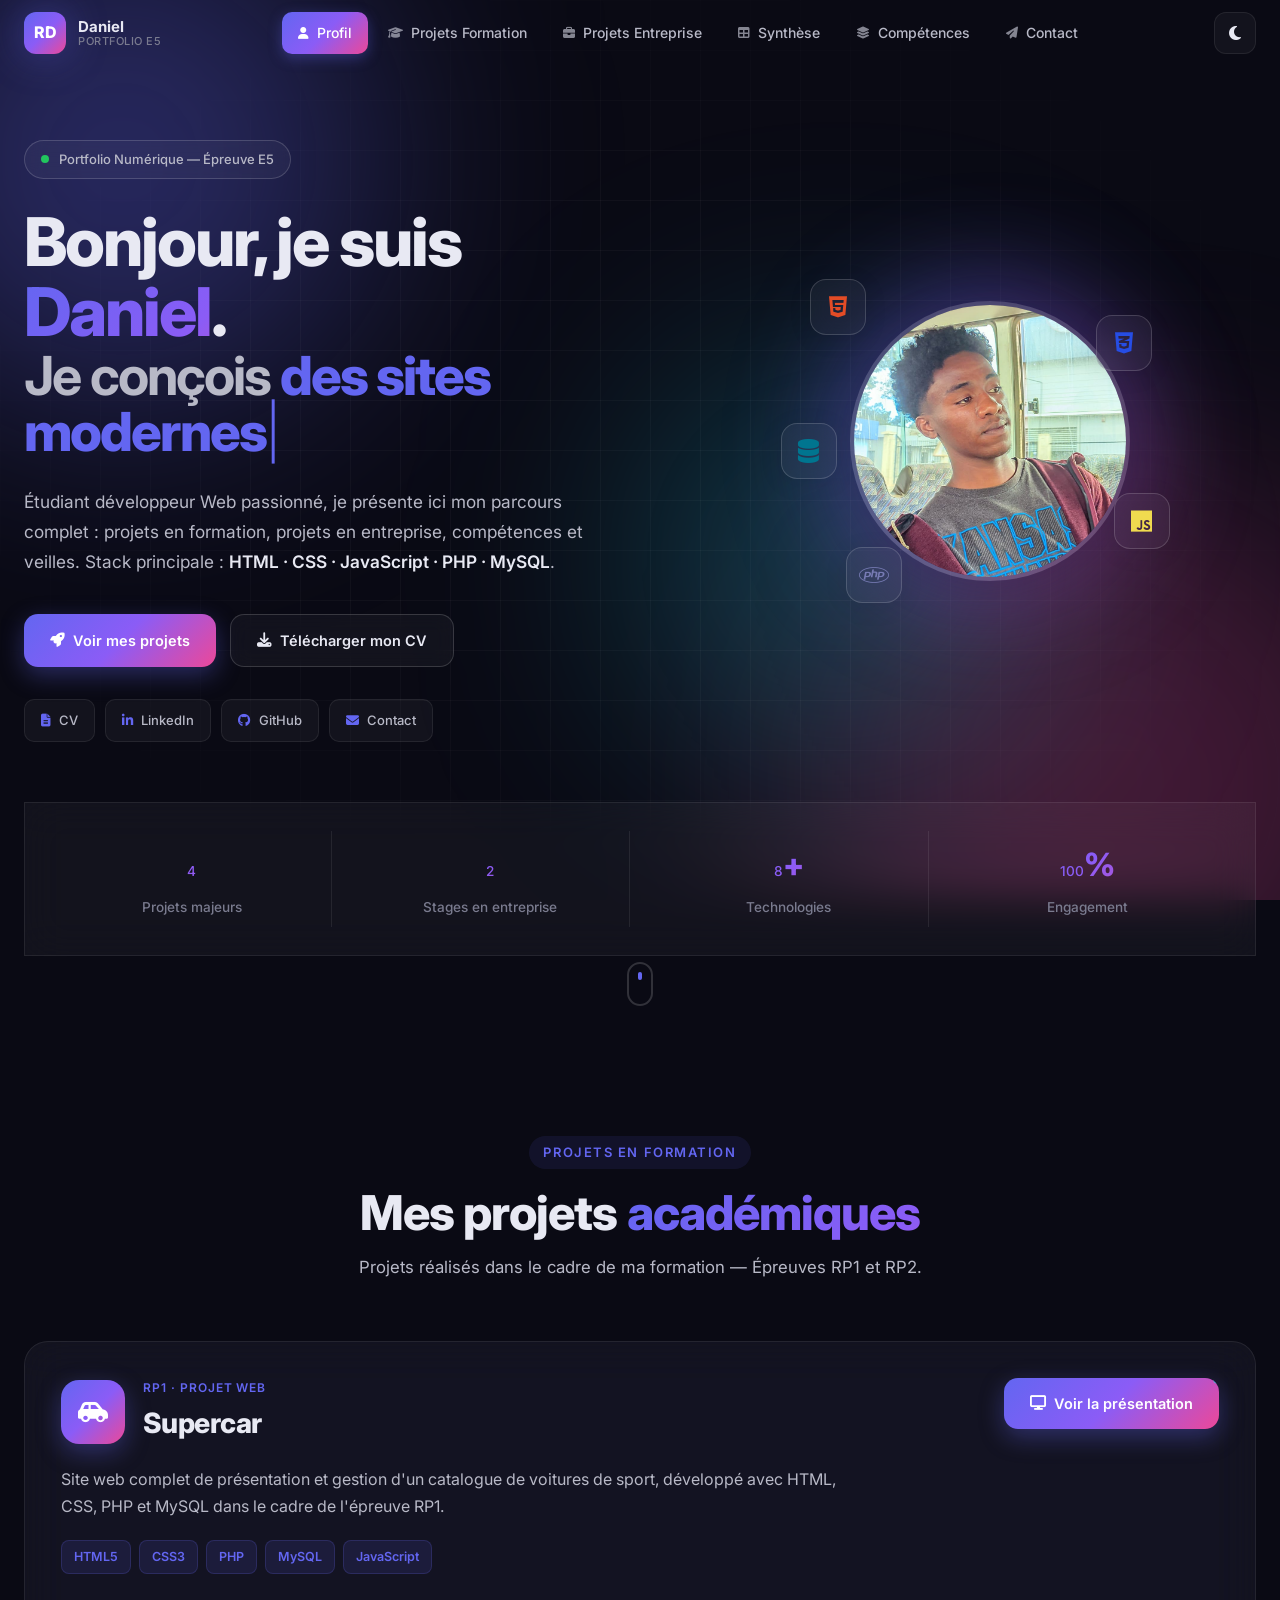
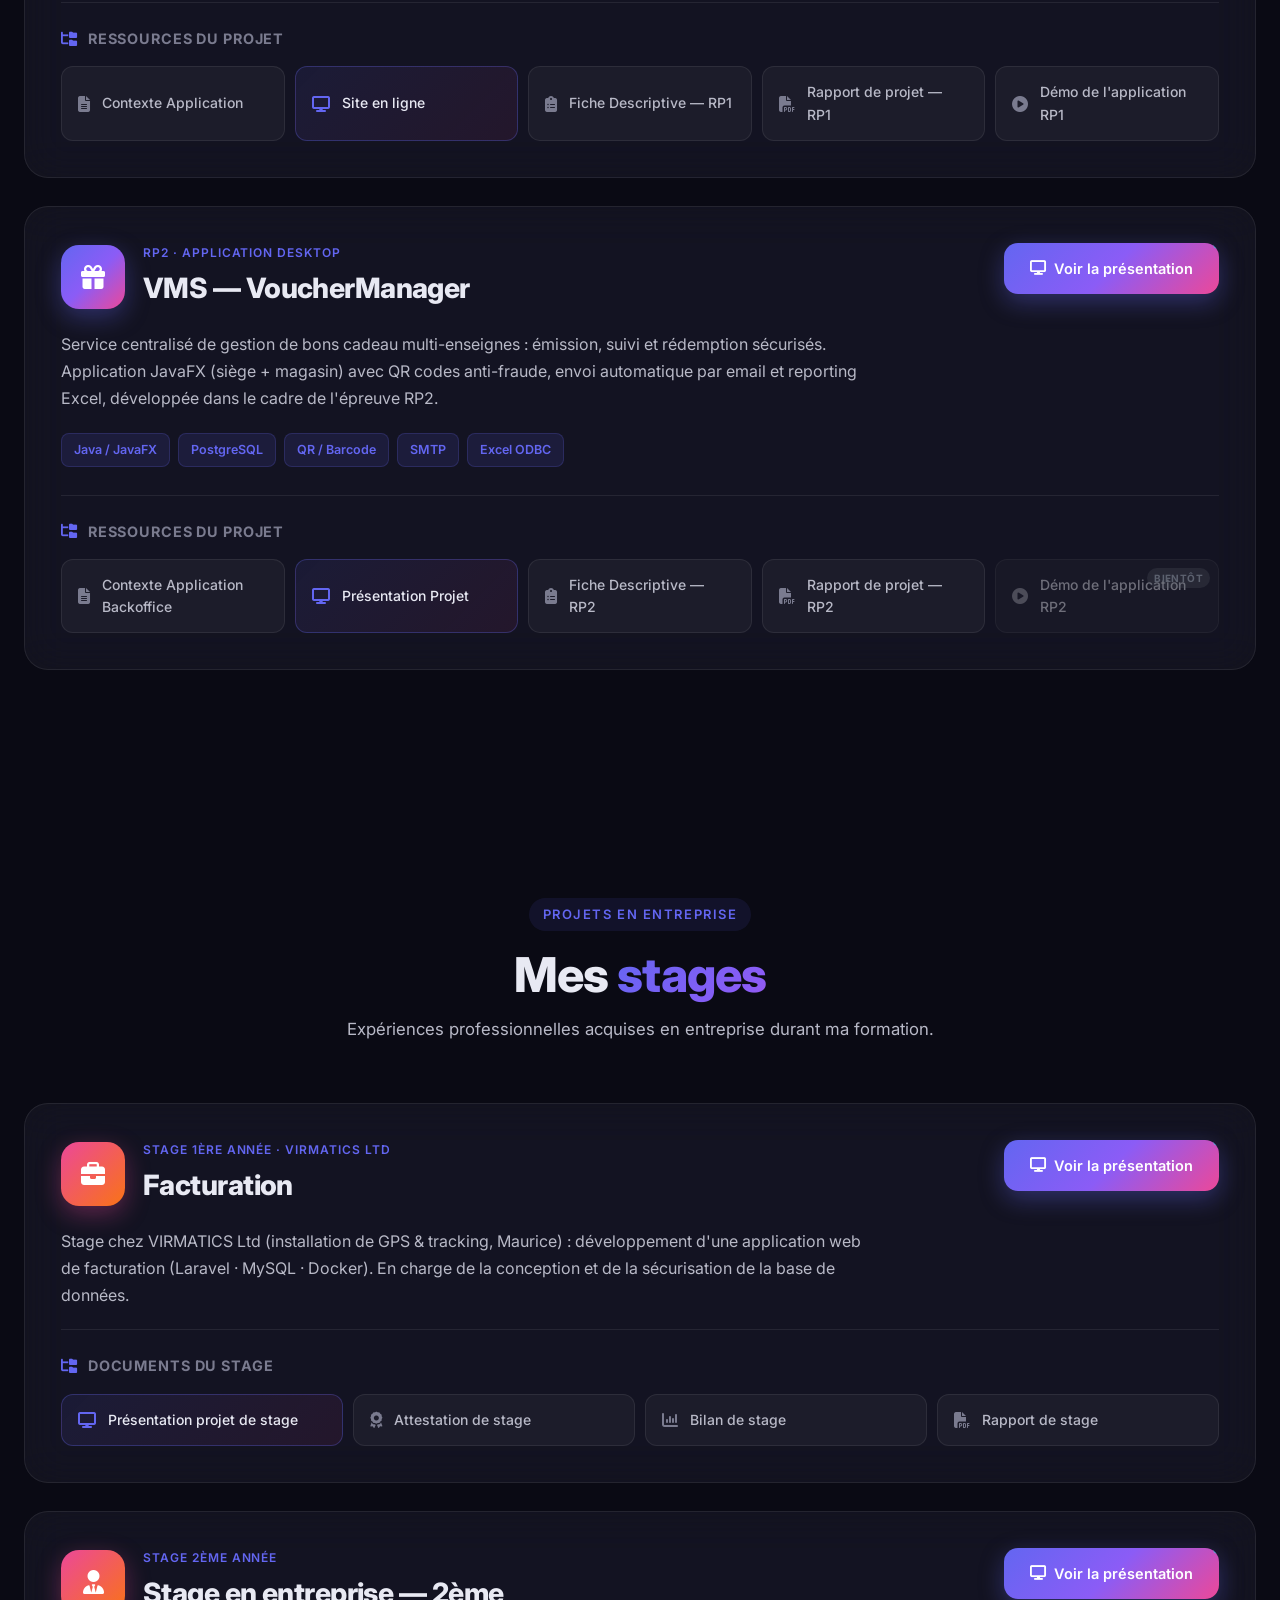
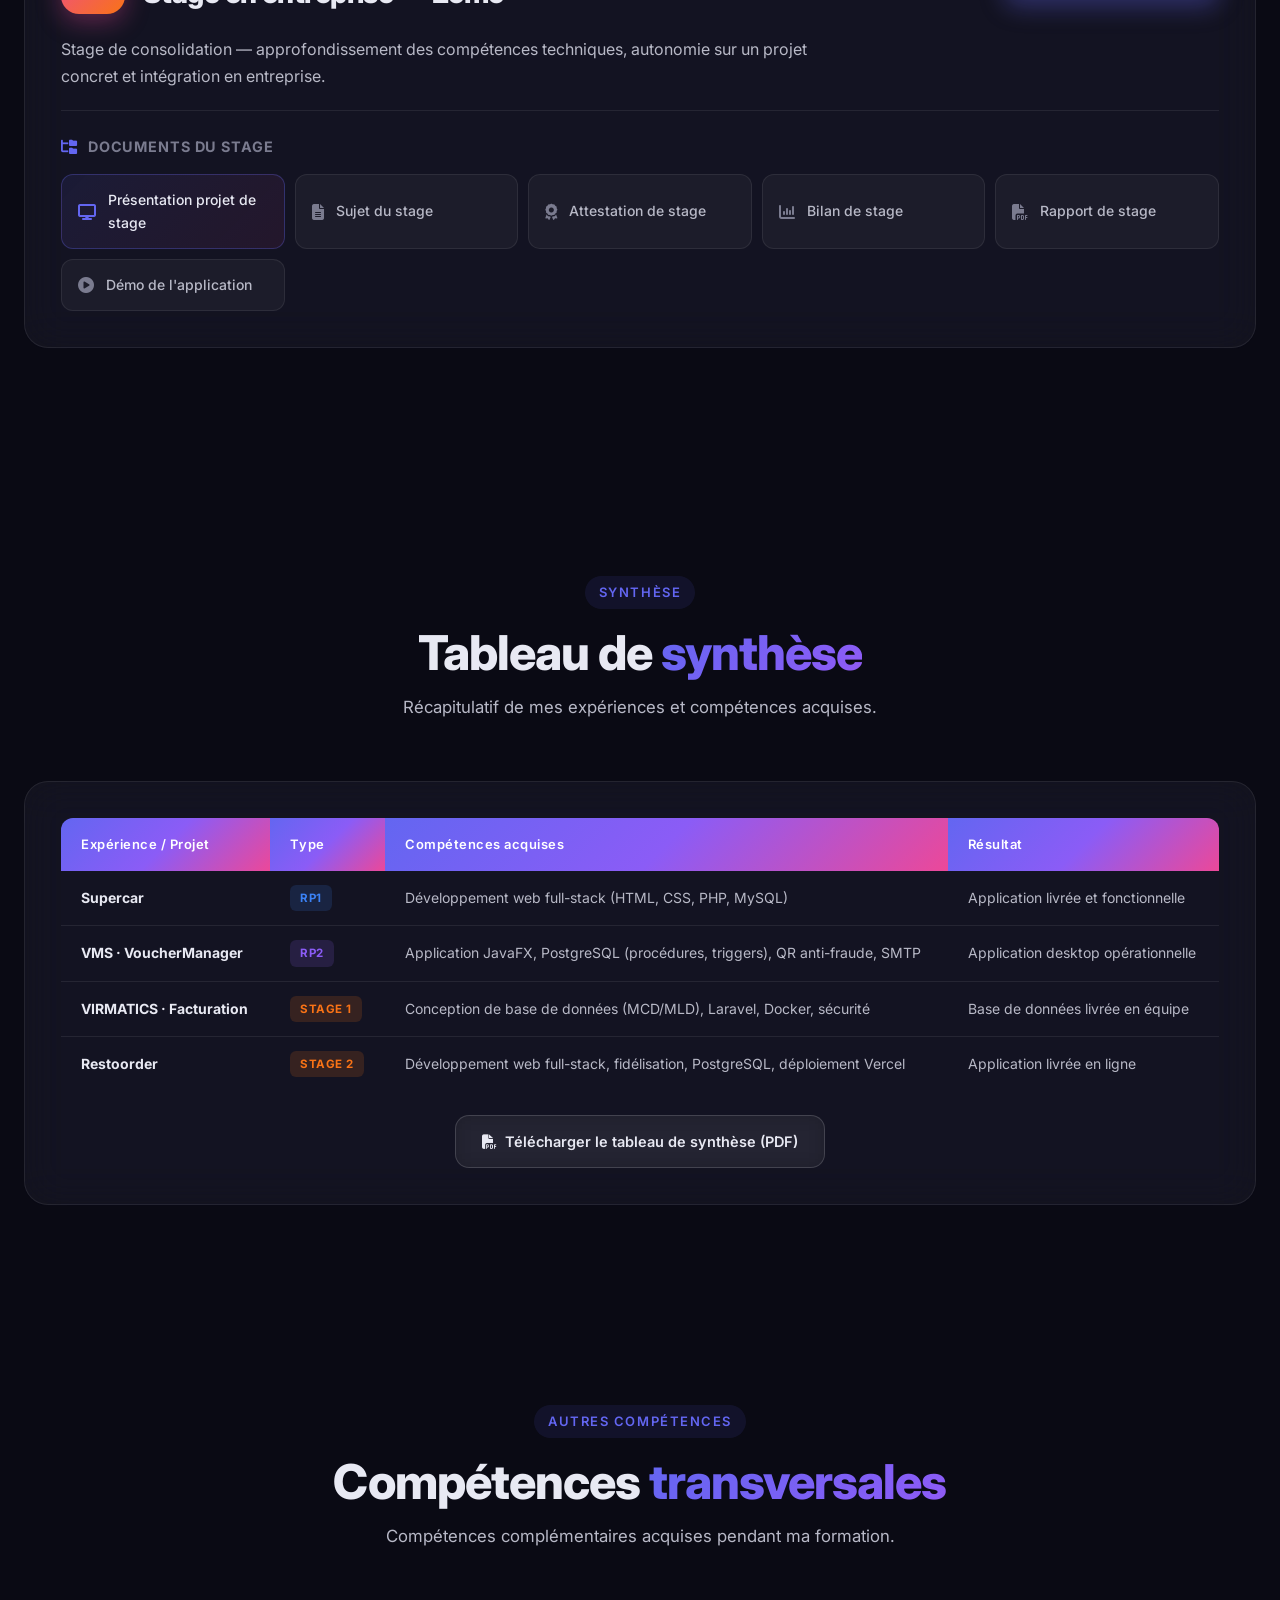
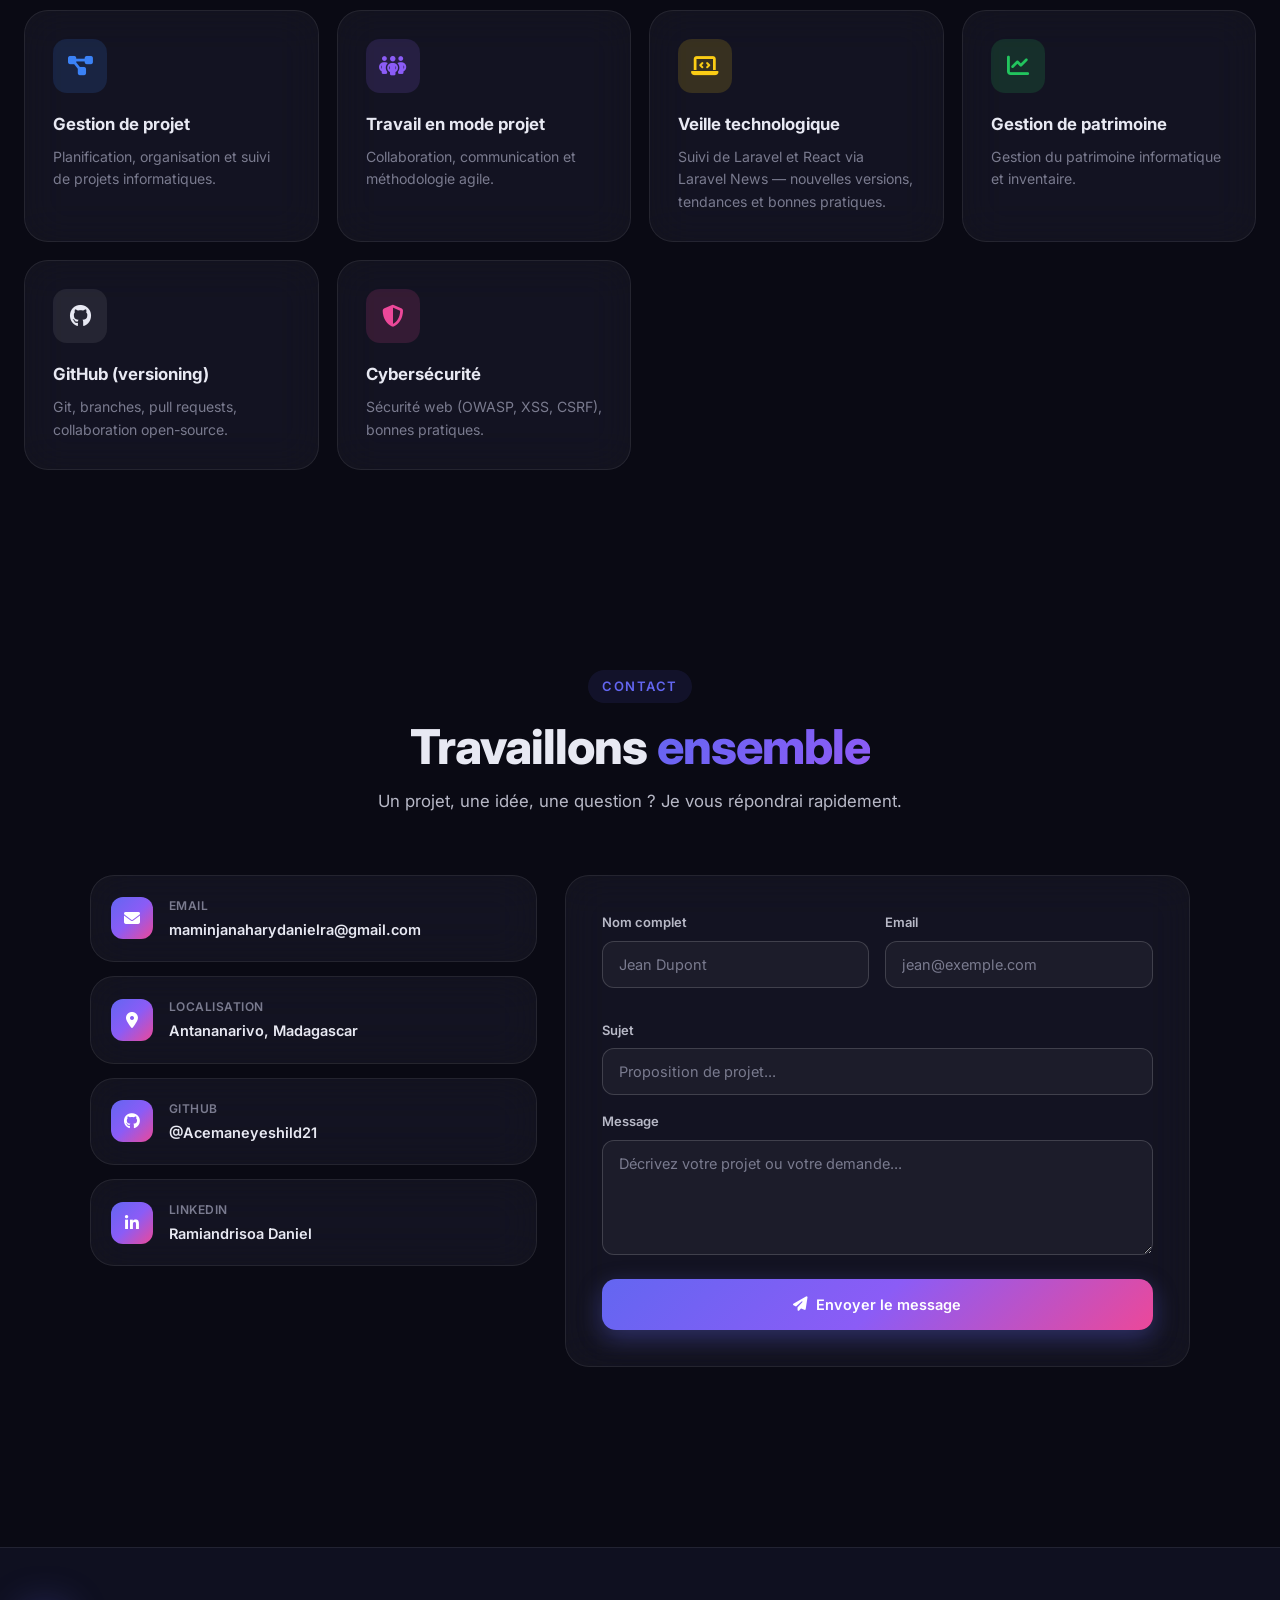
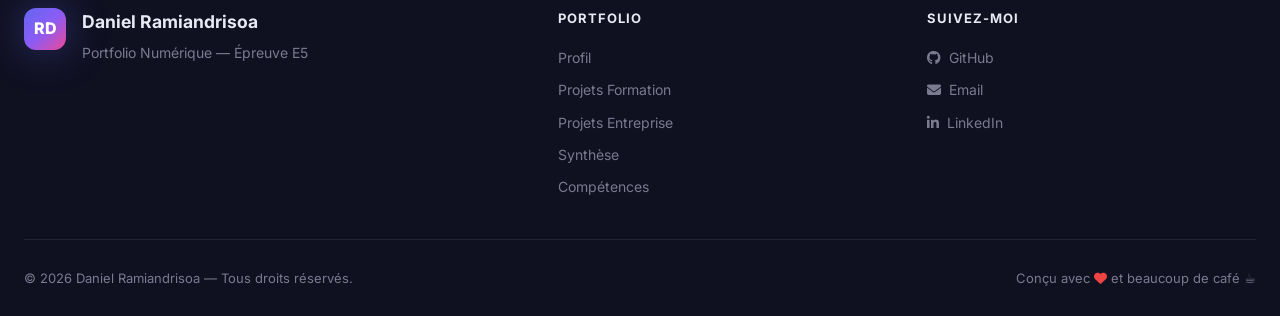
<file: index.html>
<!DOCTYPE html>
<html lang="fr" data-theme="dark">
<head>
    <meta charset="UTF-8">
    <meta name="viewport" content="width=device-width, initial-scale=1.0">
    <meta name="description" content="Portfolio Numérique — Épreuve E5 — Daniel Ramiandrisoa — Développeur Web Full Stack">
    <meta name="author" content="Daniel Ramiandrisoa">
    <title>Daniel Ramiandrisoa · Portfolio Numérique (E5)</title>

    <!-- Fonts -->
    <link rel="preconnect" href="https://fonts.googleapis.com">
    <link rel="preconnect" href="https://fonts.gstatic.com" crossorigin>
    <link href="https://fonts.googleapis.com/css2?family=Inter:wght@300;400;500;600;700;800;900&family=JetBrains+Mono:wght@400;500;700&display=swap" rel="stylesheet">

    <!-- Icons -->
    <link rel="stylesheet" href="https://cdnjs.cloudflare.com/ajax/libs/font-awesome/6.5.1/css/all.min.css">

    <!-- Styles -->
    <link rel="stylesheet" href="assets/style.css">
</head>
<body>

    <!-- ANIMATED BACKGROUND -->
    <div class="bg-wrapper" aria-hidden="true">
        <div class="blob blob-1"></div>
        <div class="blob blob-2"></div>
        <div class="blob blob-3"></div>
        <div class="grid-overlay"></div>
    </div>

    <!-- SCROLL PROGRESS BAR -->
    <div class="scroll-progress" id="scrollProgress"></div>

    <!-- NAVIGATION -->
    <header class="navbar" id="navbar">
        <div class="nav-container">
            <a href="#profil" class="nav-brand">
                <div class="logo-badge">
                    <span>RD</span>
                </div>
                <div class="brand-info">
                    <strong>Daniel</strong>
                    <small>Portfolio E5</small>
                </div>
            </a>

            <nav class="nav-links" id="navLinks">
                <a href="#profil" class="nav-link active"><i class="fas fa-user"></i> Profil</a>
                <a href="#formation" class="nav-link"><i class="fas fa-graduation-cap"></i> Projets Formation</a>
                <a href="#entreprise" class="nav-link"><i class="fas fa-briefcase"></i> Projets Entreprise</a>
                <a href="#synthese" class="nav-link"><i class="fas fa-table"></i> Synthèse</a>
                <a href="#competences" class="nav-link"><i class="fas fa-layer-group"></i> Compétences</a>
                <a href="#contact" class="nav-link"><i class="fas fa-paper-plane"></i> Contact</a>
            </nav>

            <div class="nav-actions">
                <button class="theme-toggle" id="themeToggle" aria-label="Changer le thème">
                    <i class="fas fa-moon icon-moon"></i>
                    <i class="fas fa-sun icon-sun"></i>
                </button>
                <button class="menu-toggle" id="menuToggle" aria-label="Menu">
                    <span></span>
                    <span></span>
                    <span></span>
                </button>
            </div>
        </div>
    </header>

    <main>

        <!-- ============ 1. PROFIL ============ -->
        <section class="hero" id="profil">
            <div class="hero-inner">
                <div class="hero-content" data-reveal>
                    <div class="status-pill">
                        <span class="status-dot"></span>
                        Portfolio Numérique — Épreuve E5
                    </div>

                    <h1 class="hero-title">
                        Bonjour, je suis <span class="gradient-text">Daniel</span>.<br>
                        <span class="hero-typed">
                            Je conçois
                            <span class="typed" id="typed"></span><span class="caret">|</span>
                        </span>
                    </h1>

                    <p class="hero-description">
                        Étudiant développeur Web passionné, je présente ici mon parcours complet :
                        projets en formation, projets en entreprise, compétences et veilles.
                        Stack principale : <strong>HTML · CSS · JavaScript · PHP · MySQL</strong>.
                    </p>

                    <div class="hero-cta">
                        <a href="#formation" class="btn btn-primary">
                            <i class="fas fa-rocket"></i> Voir mes projets
                        </a>
                        <a href="CV.pdf" class="btn btn-ghost" download>
                            <i class="fas fa-download"></i> Télécharger mon CV
                        </a>
                    </div>

                    <!-- Profil quick links -->
                    <div class="profile-links">
                        <a href="CV.pdf" target="_blank" class="profile-link">
                            <i class="fas fa-file-lines"></i> CV
                        </a>
                        <a href="https://www.linkedin.com/in/ramiandrisoa-daniel-5098a5367" target="_blank" rel="noopener" class="profile-link">
                            <i class="fab fa-linkedin-in"></i> LinkedIn
                        </a>
                        <a href="https://github.com/Acemaneyeshild21" target="_blank" rel="noopener" class="profile-link">
                            <i class="fab fa-github"></i> GitHub
                        </a>
                        <a href="#contact" class="profile-link">
                            <i class="fas fa-envelope"></i> Contact
                        </a>
                    </div>
                </div>

                <div class="hero-visual" data-reveal="right">
                    <div class="avatar-ring">
                        <div class="avatar-glow"></div>
                        <img src="IMAGES/dani picture.jpg" alt="Daniel" class="avatar">
                        <div class="floating-chip chip-1"><i class="fab fa-html5"></i></div>
                        <div class="floating-chip chip-2"><i class="fab fa-css3-alt"></i></div>
                        <div class="floating-chip chip-3"><i class="fab fa-js"></i></div>
                        <div class="floating-chip chip-4"><i class="fab fa-php"></i></div>
                        <div class="floating-chip chip-5"><i class="fas fa-database"></i></div>
                    </div>
                </div>
            </div>

            <div class="hero-stats" data-reveal>
                <div class="stat">
                    <strong><span class="counter" data-target="4">0</span></strong>
                    <span>Projets majeurs</span>
                </div>
                <div class="stat">
                    <strong><span class="counter" data-target="2">0</span></strong>
                    <span>Stages en entreprise</span>
                </div>
                <div class="stat">
                    <strong><span class="counter" data-target="8">0</span>+</strong>
                    <span>Technologies</span>
                </div>
                <div class="stat">
                    <strong><span class="counter" data-target="100">0</span>%</strong>
                    <span>Engagement</span>
                </div>
            </div>

            <a href="#formation" class="scroll-indicator" aria-label="Descendre">
                <span></span>
            </a>
        </section>

        <!-- ============ 2. PROJETS EN FORMATION ============ -->
        <section class="section" id="formation">
            <div class="section-head" data-reveal>
                <span class="section-kicker">Projets en formation</span>
                <h2 class="section-title">Mes projets <span class="gradient-text">académiques</span></h2>
                <p class="section-subtitle">Projets réalisés dans le cadre de ma formation — Épreuves RP1 et RP2.</p>
            </div>

            <!-- PROJECT 1 — SUPERCAR (RP1) -->
            <article class="project-block glass" data-reveal id="project-supercar">
                <div class="project-header">
                    <div class="project-title-row">
                        <div class="project-badge">
                            <i class="fas fa-car-side"></i>
                        </div>
                        <div>
                            <span class="project-kicker">RP1 · Projet Web</span>
                            <h3>Supercar</h3>
                        </div>
                    </div>
                    <a href="https://www.canva.com/design/DAGnNjUkY20/Vyg6l0wYYoTTYIf9iCBpEg/view" target="_blank" rel="noopener" class="btn btn-primary btn-presentation">
                        <i class="fas fa-display"></i> Voir la présentation
                    </a>
                </div>

                <p class="project-description">
                    Site web complet de présentation et gestion d'un catalogue de voitures de sport,
                    développé avec HTML, CSS, PHP et MySQL dans le cadre de l'épreuve RP1.
                </p>

                <div class="project-stack">
                    <span>HTML5</span><span>CSS3</span><span>PHP</span><span>MySQL</span><span>JavaScript</span>
                </div>

                <div class="project-resources">
                    <h4><i class="fas fa-folder-tree"></i> Ressources du projet</h4>
                    <div class="resource-grid">
                        <a href="documents/contexte-rp1-supercar.pdf" target="_blank" rel="noopener" class="resource-card">
                            <i class="fas fa-file-lines"></i>
                            <span>Contexte Application</span>
                        </a>
                        <a href="https://supercar21.alwaysdata.net" target="_blank" rel="noopener" class="resource-card resource-highlight">
                            <i class="fas fa-display"></i>
                            <span>Site en ligne</span>
                        </a>
                        <a href="documents/fiche-descriptive-rp1.pdf" target="_blank" rel="noopener" class="resource-card">
                            <i class="fas fa-clipboard-list"></i>
                            <span>Fiche Descriptive — RP1</span>
                        </a>
                        <a href="documents/rapport-projet-supercar.pdf" target="_blank" rel="noopener" class="resource-card">
                            <i class="fas fa-file-pdf"></i>
                            <span>Rapport de projet — RP1</span>
                        </a>
                        <a href="https://supercar21.alwaysdata.net" target="_blank" rel="noopener" class="resource-card">
                            <i class="fas fa-circle-play"></i>
                            <span>Démo de l'application RP1</span>
                        </a>
                    </div>
                </div>
            </article>

            <!-- PROJECT 2 VMS (RP2) -->
            <article class="project-block glass" data-reveal style="--delay:.1s" id="project-vms">
                <div class="project-header">
                    <div class="project-title-row">
                        <div class="project-badge">
                            <i class="fas fa-gift"></i>
                        </div>
                        <div>
                            <span class="project-kicker">RP2 · Application desktop</span>
                            <h3>VMS — VoucherManager</h3>
                        </div>
                    </div>
                    <a href="https://canva.link/691xmqp88cqy38p" target="_blank" rel="noopener" class="btn btn-primary btn-presentation" data-gamma="vms">
                        <i class="fas fa-display"></i> Voir la présentation
                    </a>
                </div>

                <p class="project-description">
                    Service centralisé de gestion de bons cadeau multi-enseignes : émission, suivi et
                    rédemption sécurisés. Application JavaFX (siège + magasin) avec QR codes anti-fraude,
                    envoi automatique par email et reporting Excel, développée dans le cadre de l'épreuve RP2.
                </p>

                <div class="project-stack">
                    <span>Java / JavaFX</span><span>PostgreSQL</span><span>QR / Barcode</span><span>SMTP</span><span>Excel ODBC</span>
                </div>

                <div class="project-resources">
                    <h4><i class="fas fa-folder-tree"></i> Ressources du projet</h4>
                    <div class="resource-grid">
                        <a href="documents/contexte-rp2-vms.pdf" target="_blank" rel="noopener" class="resource-card">
                            <i class="fas fa-file-lines"></i>
                            <span>Contexte Application Backoffice</span>
                        </a>
                        <a href="https://canva.link/691xmqp88cqy38p" target="_blank" rel="noopener" class="resource-card resource-highlight">
                            <i class="fas fa-display"></i>
                            <span>Présentation Projet</span>
                        </a>
                        <a href="documents/fiche-descriptive-rp2.pdf" target="_blank" rel="noopener" class="resource-card">
                            <i class="fas fa-clipboard-list"></i>
                            <span>Fiche Descriptive — RP2</span>
                        </a>
                        <a href="documents/rapport-projet-vms.pdf" target="_blank" rel="noopener" class="resource-card">
                            <i class="fas fa-file-pdf"></i>
                            <span>Rapport de projet — RP2</span>
                        </a>
                        <a href="#" class="resource-card soon" aria-disabled="true" title="Bientôt disponible">
                            <i class="fas fa-circle-play"></i>
                            <span>Démo de l'application RP2</span>
                        </a>
                    </div>
                </div>
            </article>
        </section>

        <!-- ============ 3. PROJETS EN ENTREPRISE ============ -->
        <section class="section" id="entreprise">
            <div class="section-head" data-reveal>
                <span class="section-kicker">Projets en entreprise</span>
                <h2 class="section-title">Mes <span class="gradient-text">stages</span></h2>
                <p class="section-subtitle">Expériences professionnelles acquises en entreprise durant ma formation.</p>
            </div>

            <!-- STAGE 1ère ANNÉE -->
            <article class="project-block glass" data-reveal id="stage-1">
                <div class="project-header">
                    <div class="project-title-row">
                        <div class="project-badge badge-alt">
                            <i class="fas fa-briefcase"></i>
                        </div>
                        <div>
                            <span class="project-kicker">Stage 1ère année · VIRMATICS Ltd</span>
                            <h3>Facturation</h3>
                        </div>
                    </div>
                    <a href="documents/presentation-stage1-virmatics.pdf" target="_blank" rel="noopener" class="btn btn-primary btn-presentation">
                        <i class="fas fa-display"></i> Voir la présentation
                    </a>
                </div>

                <p class="project-description">
                    Stage chez VIRMATICS Ltd (installation de GPS &amp; tracking, Maurice) :
                    développement d'une application web de facturation (Laravel · MySQL · Docker).
                    En charge de la conception et de la sécurisation de la base de données.
                </p>

                <div class="project-resources">
                    <h4><i class="fas fa-folder-tree"></i> Documents du stage</h4>
                    <div class="resource-grid">
                        <a href="documents/presentation-stage1-virmatics.pdf" target="_blank" rel="noopener" class="resource-card resource-highlight">
                            <i class="fas fa-display"></i>
                            <span>Présentation projet de stage</span>
                        </a>
                        <a href="documents/attestation-stage1.pdf" target="_blank" rel="noopener" class="resource-card">
                            <i class="fas fa-award"></i>
                            <span>Attestation de stage</span>
                        </a>
                        <a href="documents/bilan-stage1-virmatics.pdf" target="_blank" rel="noopener" class="resource-card">
                            <i class="fas fa-chart-column"></i>
                            <span>Bilan de stage</span>
                        </a>
                        <a href="documents/rapport-stage1-virmatics.pdf" target="_blank" rel="noopener" class="resource-card">
                            <i class="fas fa-file-pdf"></i>
                            <span>Rapport de stage</span>
                        </a>
                    </div>
                </div>
            </article>

            <!-- STAGE 2ème ANNÉE -->
            <article class="project-block glass" data-reveal style="--delay:.1s" id="stage-2">
                <div class="project-header">
                    <div class="project-title-row">
                        <div class="project-badge badge-alt">
                            <i class="fas fa-user-tie"></i>
                        </div>
                        <div>
                            <span class="project-kicker">Stage 2ème année</span>
                            <h3>Stage en entreprise — 2ème</h3>
                        </div>
                    </div>
                    <!-- 👇 BOUTON DE PRÉSENTATION (Gamma) -->
                    <a href="https://canva.link/rau8908d33sqq9n" target="_blank" rel="noopener" class="btn btn-primary btn-presentation" data-gamma="stage2">
                        <i class="fas fa-display"></i> Voir la présentation
                    </a>
                </div>

                <p class="project-description">
                    Stage de consolidation — approfondissement des compétences techniques,
                    autonomie sur un projet concret et intégration en entreprise.
                </p>

                <div class="project-resources">
                    <h4><i class="fas fa-folder-tree"></i> Documents du stage</h4>
                    <div class="resource-grid">
                        <a href="https://restoorder-fqgn.vercel.app/" target="_blank" rel="noopener" class="resource-card resource-highlight">
                            <i class="fas fa-display"></i>
                            <span>Présentation projet de stage</span>
                        </a>
                        <a href="documents/sujet-stage-restoorder.pdf" target="_blank" rel="noopener" class="resource-card">
                            <i class="fas fa-file-lines"></i>
                            <span>Sujet du stage</span>
                        </a>
                        <a href="documents/attestation-stage2.pdf" target="_blank" rel="noopener" class="resource-card">
                            <i class="fas fa-award"></i>
                            <span>Attestation de stage</span>
                        </a>
                        <a href="documents/bilan-stage-restoorder.pdf" target="_blank" rel="noopener" class="resource-card">
                            <i class="fas fa-chart-column"></i>
                            <span>Bilan de stage</span>
                        </a>
                        <a href="documents/rapport-stage-restoorder.pdf" target="_blank" rel="noopener" class="resource-card">
                            <i class="fas fa-file-pdf"></i>
                            <span>Rapport de stage</span>
                        </a>
                        <a href="https://restoorder-fqgn.vercel.app/" target="_blank" rel="noopener" class="resource-card">
                            <i class="fas fa-circle-play"></i>
                            <span>Démo de l'application</span>
                        </a>
                    </div>
                </div>
            </article>
        </section>

        <!-- ============ 4. TABLEAU DE SYNTHÈSE ============ -->
        <section class="section" id="synthese">
            <div class="section-head" data-reveal>
                <span class="section-kicker">Synthèse</span>
                <h2 class="section-title">Tableau de <span class="gradient-text">synthèse</span></h2>
                <p class="section-subtitle">Récapitulatif de mes expériences et compétences acquises.</p>
            </div>

            <div class="summary-wrap glass" data-reveal>
                <div class="table-scroll">
                    <table class="summary-table">
                        <thead>
                            <tr>
                                <th>Expérience / Projet</th>
                                <th>Type</th>
                                <th>Compétences acquises</th>
                                <th>Résultat</th>
                            </tr>
                        </thead>
                        <tbody>
                            <tr>
                                <td><strong>Supercar</strong></td>
                                <td><span class="tag tag-blue">RP1</span></td>
                                <td>Développement web full-stack (HTML, CSS, PHP, MySQL)</td>
                                <td>Application livrée et fonctionnelle</td>
                            </tr>
                            <tr>
                                <td><strong>VMS · VoucherManager</strong></td>
                                <td><span class="tag tag-purple">RP2</span></td>
                                <td>Application JavaFX, PostgreSQL (procédures, triggers), QR anti-fraude, SMTP</td>
                                <td>Application desktop opérationnelle</td>
                            </tr>
                            <tr>
                                <td><strong>VIRMATICS · Facturation</strong></td>
                                <td><span class="tag tag-orange">Stage 1</span></td>
                                <td>Conception de base de données (MCD/MLD), Laravel, Docker, sécurité</td>
                                <td>Base de données livrée en équipe</td>
                            </tr>
                            <tr>
                                <td><strong>Restoorder</strong></td>
                                <td><span class="tag tag-orange">Stage 2</span></td>
                                <td>Développement web full-stack, fidélisation, PostgreSQL, déploiement Vercel</td>
                                <td>Application livrée en ligne</td>
                            </tr>
                        </tbody>
                    </table>
                </div>
                <div style="text-align:center; margin-top:24px;">
                    <a href="documents/tableau-synthese.pdf" target="_blank" rel="noopener" class="btn btn-ghost">
                        <i class="fas fa-file-pdf"></i> Télécharger le tableau de synthèse (PDF)
                    </a>
                </div>
            </div>
        </section>

        <!-- ============ 5. AUTRES COMPÉTENCES ============ -->
        <section class="section" id="competences">
            <div class="section-head" data-reveal>
                <span class="section-kicker">Autres compétences</span>
                <h2 class="section-title">Compétences <span class="gradient-text">transversales</span></h2>
                <p class="section-subtitle">Compétences complémentaires acquises pendant ma formation.</p>
            </div>

            <div class="competences-grid">
                <a href="#" class="competence-card glass" data-reveal>
                    <div class="comp-icon icon-blue"><i class="fas fa-diagram-project"></i></div>
                    <h4>Gestion de projet</h4>
                    <p>Planification, organisation et suivi de projets informatiques.</p>
                </a>
                <a href="#" class="competence-card glass" data-reveal style="--delay:.05s">
                    <div class="comp-icon icon-purple"><i class="fas fa-people-group"></i></div>
                    <h4>Travail en mode projet</h4>
                    <p>Collaboration, communication et méthodologie agile.</p>
                </a>
                <a href="veille 1 js.html" class="competence-card glass" data-reveal style="--delay:.1s">
                    <div class="comp-icon icon-yellow"><i class="fas fa-laptop-code"></i></div>
                    <h4>Veille technologique</h4>
                    <p>Suivi de Laravel et React via Laravel News — nouvelles versions, tendances et bonnes pratiques.</p>
                </a>
                <a href="#" class="competence-card glass" data-reveal style="--delay:.15s">
                    <div class="comp-icon icon-green"><i class="fas fa-chart-line"></i></div>
                    <h4>Gestion de patrimoine</h4>
                    <p>Gestion du patrimoine informatique et inventaire.</p>
                </a>
                <a href="https://github.com/Acemaneyeshild21" target="_blank" rel="noopener" class="competence-card glass" data-reveal style="--delay:.3s">
                    <div class="comp-icon icon-dark"><i class="fab fa-github"></i></div>
                    <h4>GitHub (versioning)</h4>
                    <p>Git, branches, pull requests, collaboration open-source.</p>
                </a>
                <a href="veille 3 securite web .html" class="competence-card glass" data-reveal style="--delay:.35s">
                    <div class="comp-icon icon-pink"><i class="fas fa-shield-halved"></i></div>
                    <h4>Cybersécurité</h4>
                    <p>Sécurité web (OWASP, XSS, CSRF), bonnes pratiques.</p>
                </a>
            </div>
        </section>

        <!-- ============ CONTACT ============ -->
        <section class="section" id="contact">
            <div class="section-head" data-reveal>
                <span class="section-kicker">Contact</span>
                <h2 class="section-title">Travaillons <span class="gradient-text">ensemble</span></h2>
                <p class="section-subtitle">Un projet, une idée, une question ? Je vous répondrai rapidement.</p>
            </div>

            <div class="contact-grid">
                <div class="contact-info" data-reveal>
                    <div class="info-card glass">
                        <i class="fas fa-envelope"></i>
                        <div>
                            <span>Email</span>
                            <a href="mailto:maminjanaharydanielra@gmail.com">maminjanaharydanielra@gmail.com</a>
                        </div>
                    </div>
                    <div class="info-card glass">
                        <i class="fas fa-location-dot"></i>
                        <div>
                            <span>Localisation</span>
                            <strong>Antananarivo, Madagascar</strong>
                        </div>
                    </div>
                    <div class="info-card glass">
                        <i class="fab fa-github"></i>
                        <div>
                            <span>GitHub</span>
                            <a href="https://github.com/Acemaneyeshild21" target="_blank" rel="noopener">@Acemaneyeshild21</a>
                        </div>
                    </div>
                    <div class="info-card glass">
                        <i class="fab fa-linkedin-in"></i>
                        <div>
                            <span>LinkedIn</span>
                            <a href="https://www.linkedin.com/in/ramiandrisoa-daniel-5098a5367" target="_blank" rel="noopener">Ramiandrisoa Daniel</a>
                        </div>
                    </div>
                </div>

                <form class="contact-form glass" id="contactForm" data-reveal="right">
                    <!-- Web3Forms : envoi direct par email. Remplace VOTRE_CLE_ACCESS par ta clé
                         (gratuite sur https://web3forms.com en inscrivant dimitriaceman614@gmail.com). -->
                    <input type="hidden" name="access_key" value="b880b77f-7e84-4123-8e34-6e22ffcd0a5c">
                    <input type="hidden" name="from_name" value="Portfolio — Daniel Ramiandrisoa">
                    <input type="checkbox" name="botcheck" style="display:none" tabindex="-1" autocomplete="off">
                    <div class="form-row">
                        <div class="form-group">
                            <label for="name">Nom complet</label>
                            <input type="text" id="name" name="name" required placeholder="Jean Dupont">
                        </div>
                        <div class="form-group">
                            <label for="email">Email</label>
                            <input type="email" id="email" name="email" required placeholder="jean@exemple.com">
                        </div>
                    </div>
                    <div class="form-group">
                        <label for="subject">Sujet</label>
                        <input type="text" id="subject" name="subject" required placeholder="Proposition de projet...">
                    </div>
                    <div class="form-group">
                        <label for="message">Message</label>
                        <textarea id="message" name="message" rows="5" required placeholder="Décrivez votre projet ou votre demande..."></textarea>
                    </div>
                    <button type="submit" class="btn btn-primary btn-full">
                        <i class="fas fa-paper-plane"></i> Envoyer le message
                    </button>
                </form>
            </div>
        </section>
    </main>

    <!-- FOOTER -->
    <footer class="footer">
        <div class="footer-inner">
            <div class="footer-brand">
                <div class="logo-badge"><span>RD</span></div>
                <div>
                    <strong>Daniel Ramiandrisoa</strong>
                    <p>Portfolio Numérique — Épreuve E5</p>
                </div>
            </div>

            <div class="footer-links">
                <h5>Portfolio</h5>
                <a href="#profil">Profil</a>
                <a href="#formation">Projets Formation</a>
                <a href="#entreprise">Projets Entreprise</a>
                <a href="#synthese">Synthèse</a>
                <a href="#competences">Compétences</a>
            </div>

            <div class="footer-links">
                <h5>Suivez-moi</h5>
                <a href="https://github.com/Acemaneyeshild21" target="_blank" rel="noopener"><i class="fab fa-github"></i> GitHub</a>
                <a href="mailto:maminjanaharydanielra@gmail.com"><i class="fas fa-envelope"></i> Email</a>
                <a href="https://www.linkedin.com/in/ramiandrisoa-daniel-5098a5367" target="_blank" rel="noopener"><i class="fab fa-linkedin-in"></i> LinkedIn</a>
            </div>
        </div>

        <div class="footer-bottom">
            <p>&copy; <span id="year"></span> Daniel Ramiandrisoa — Tous droits réservés.</p>
            <p>Conçu avec <i class="fas fa-heart" style="color:#ef4444"></i> et beaucoup de café ☕</p>
        </div>
    </footer>

    <!-- BACK TO TOP -->
    <button class="back-top" id="backTop" aria-label="Remonter">
        <i class="fas fa-arrow-up"></i>
    </button>

    <script src="assets/controllers/script.js"></script>
</body>
</html>
</file>
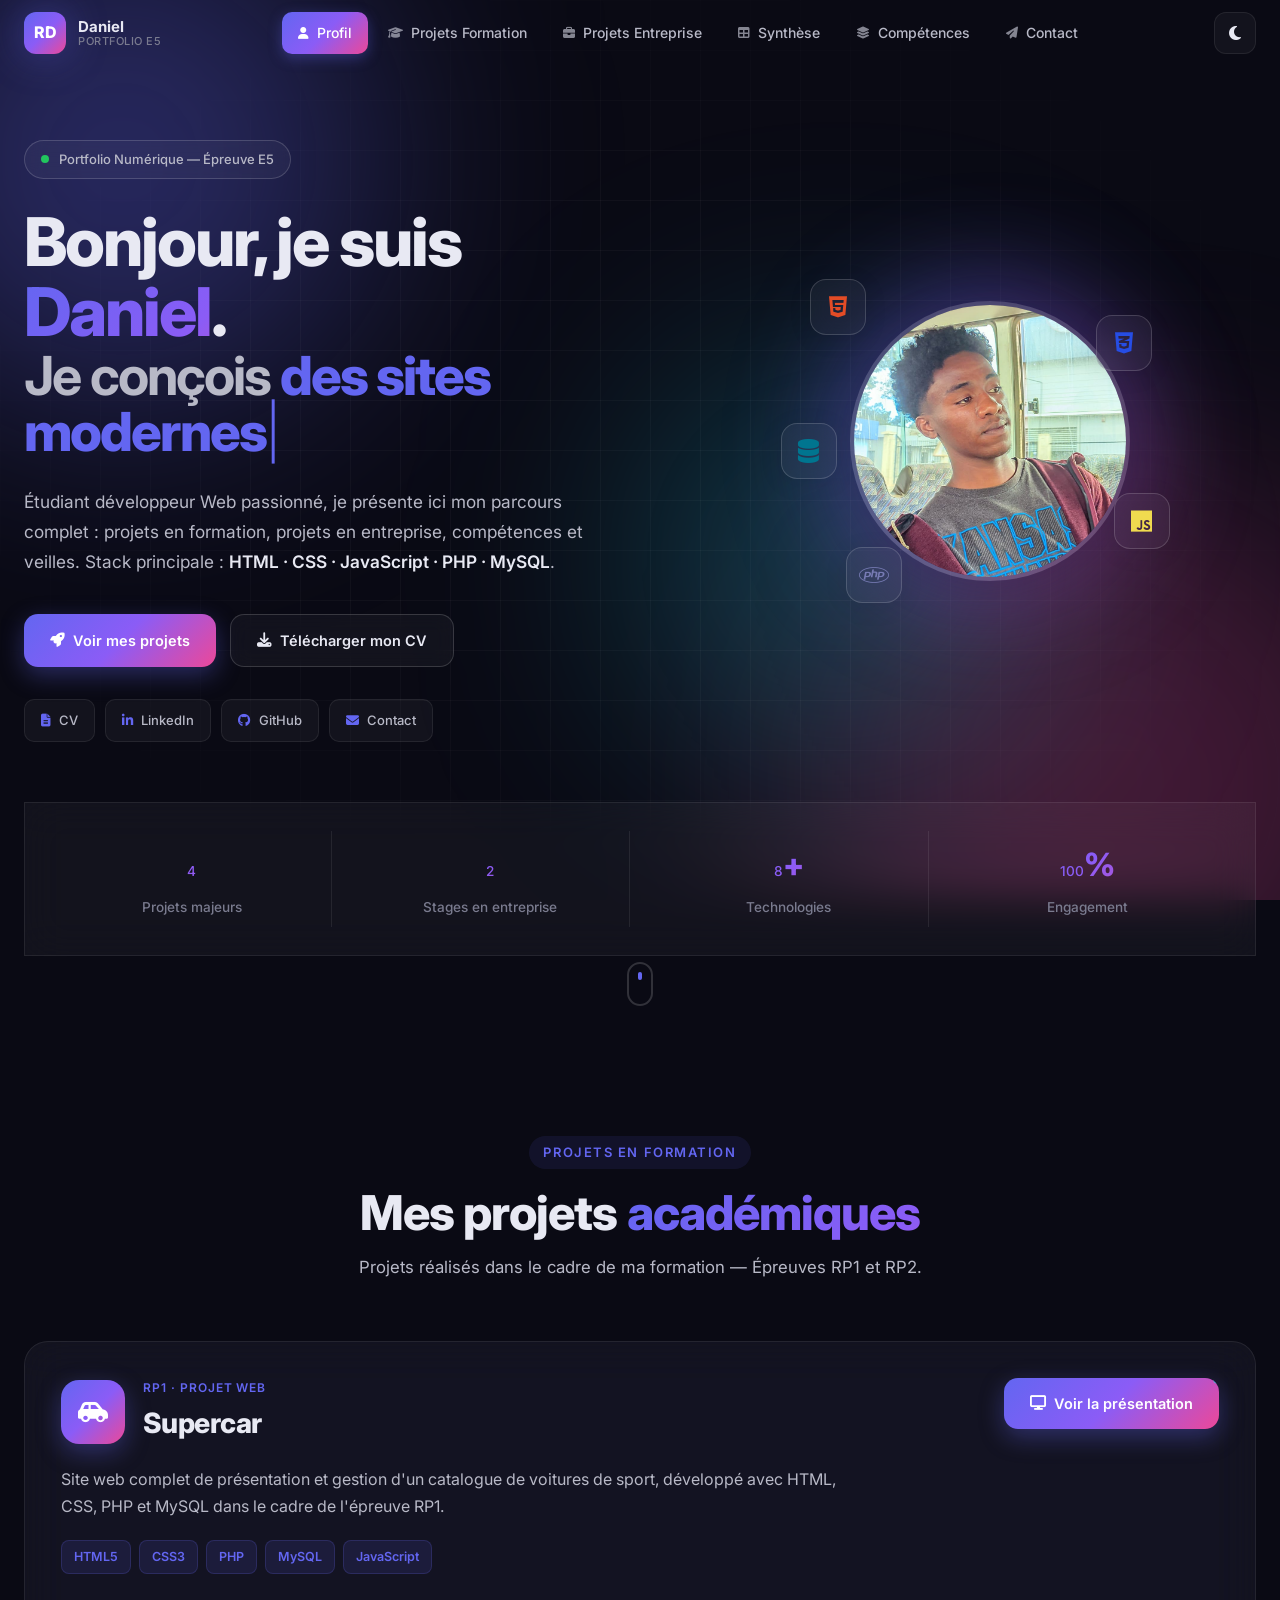
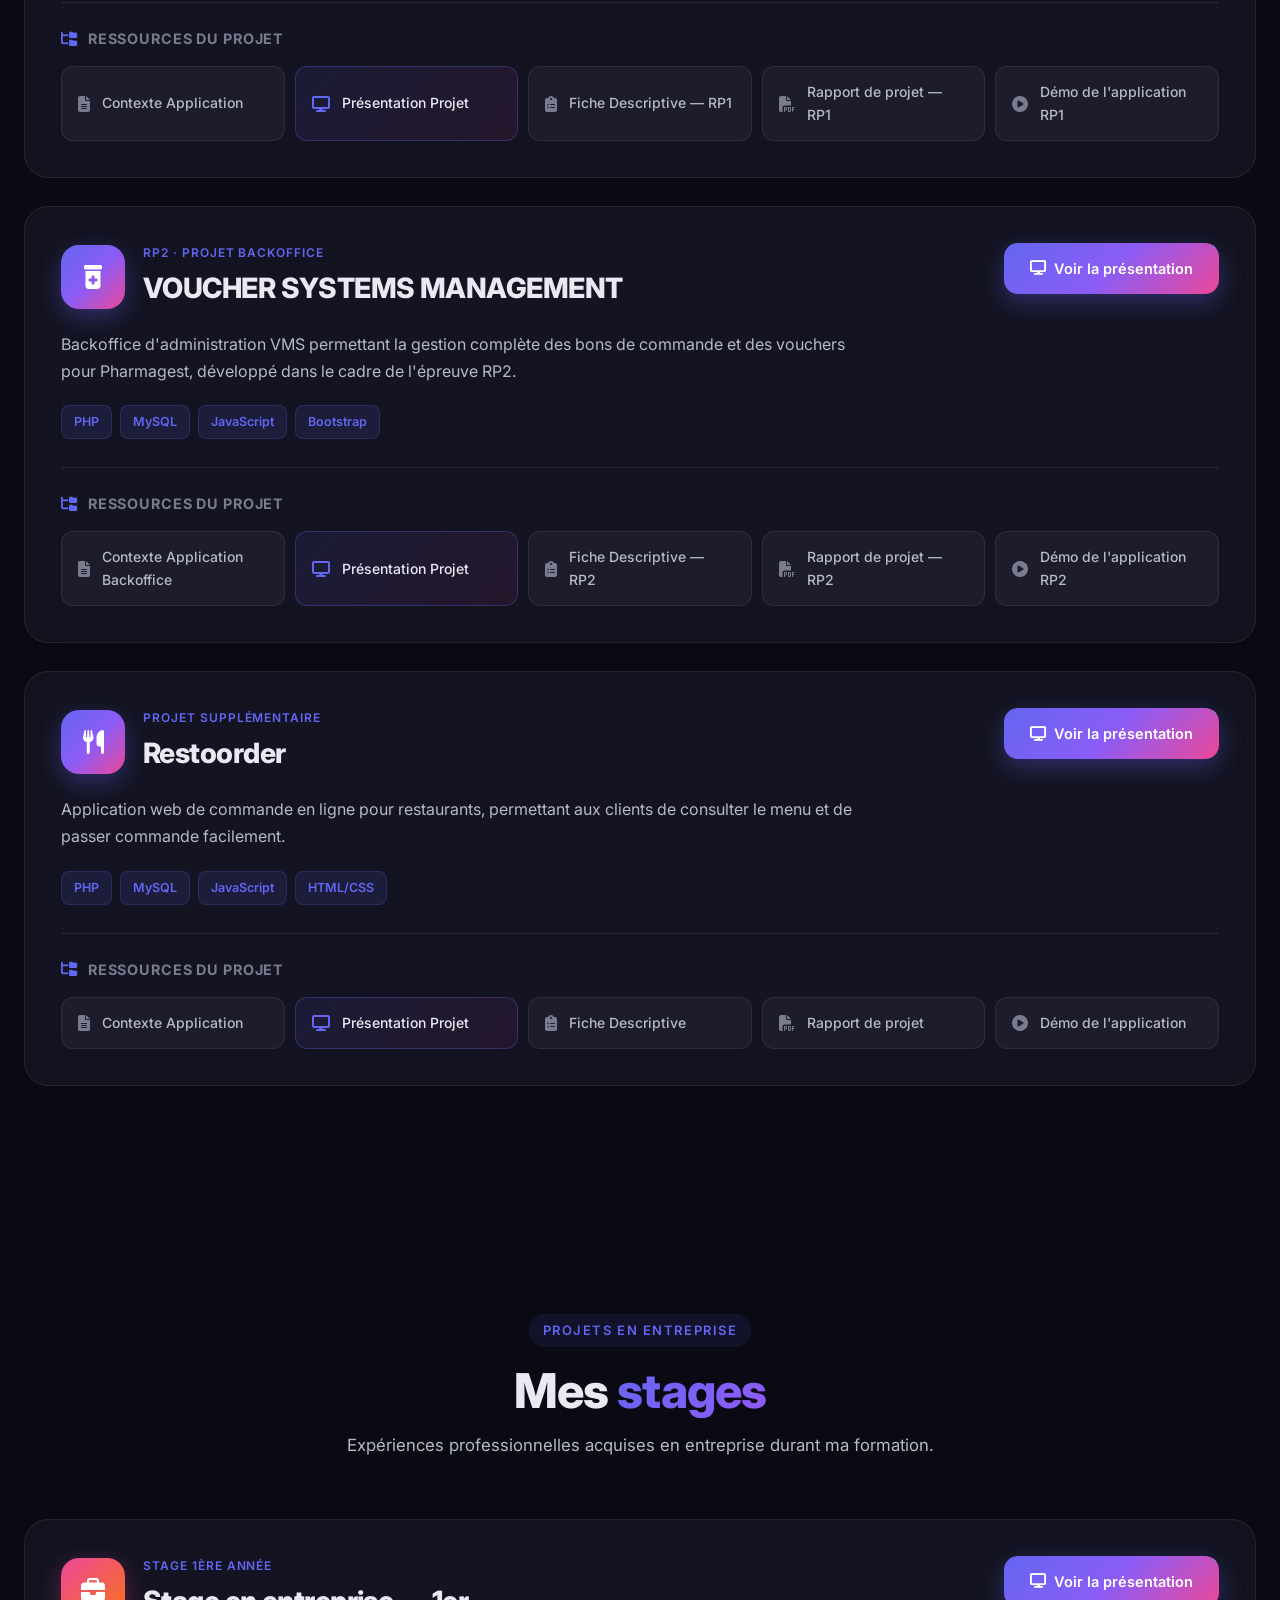
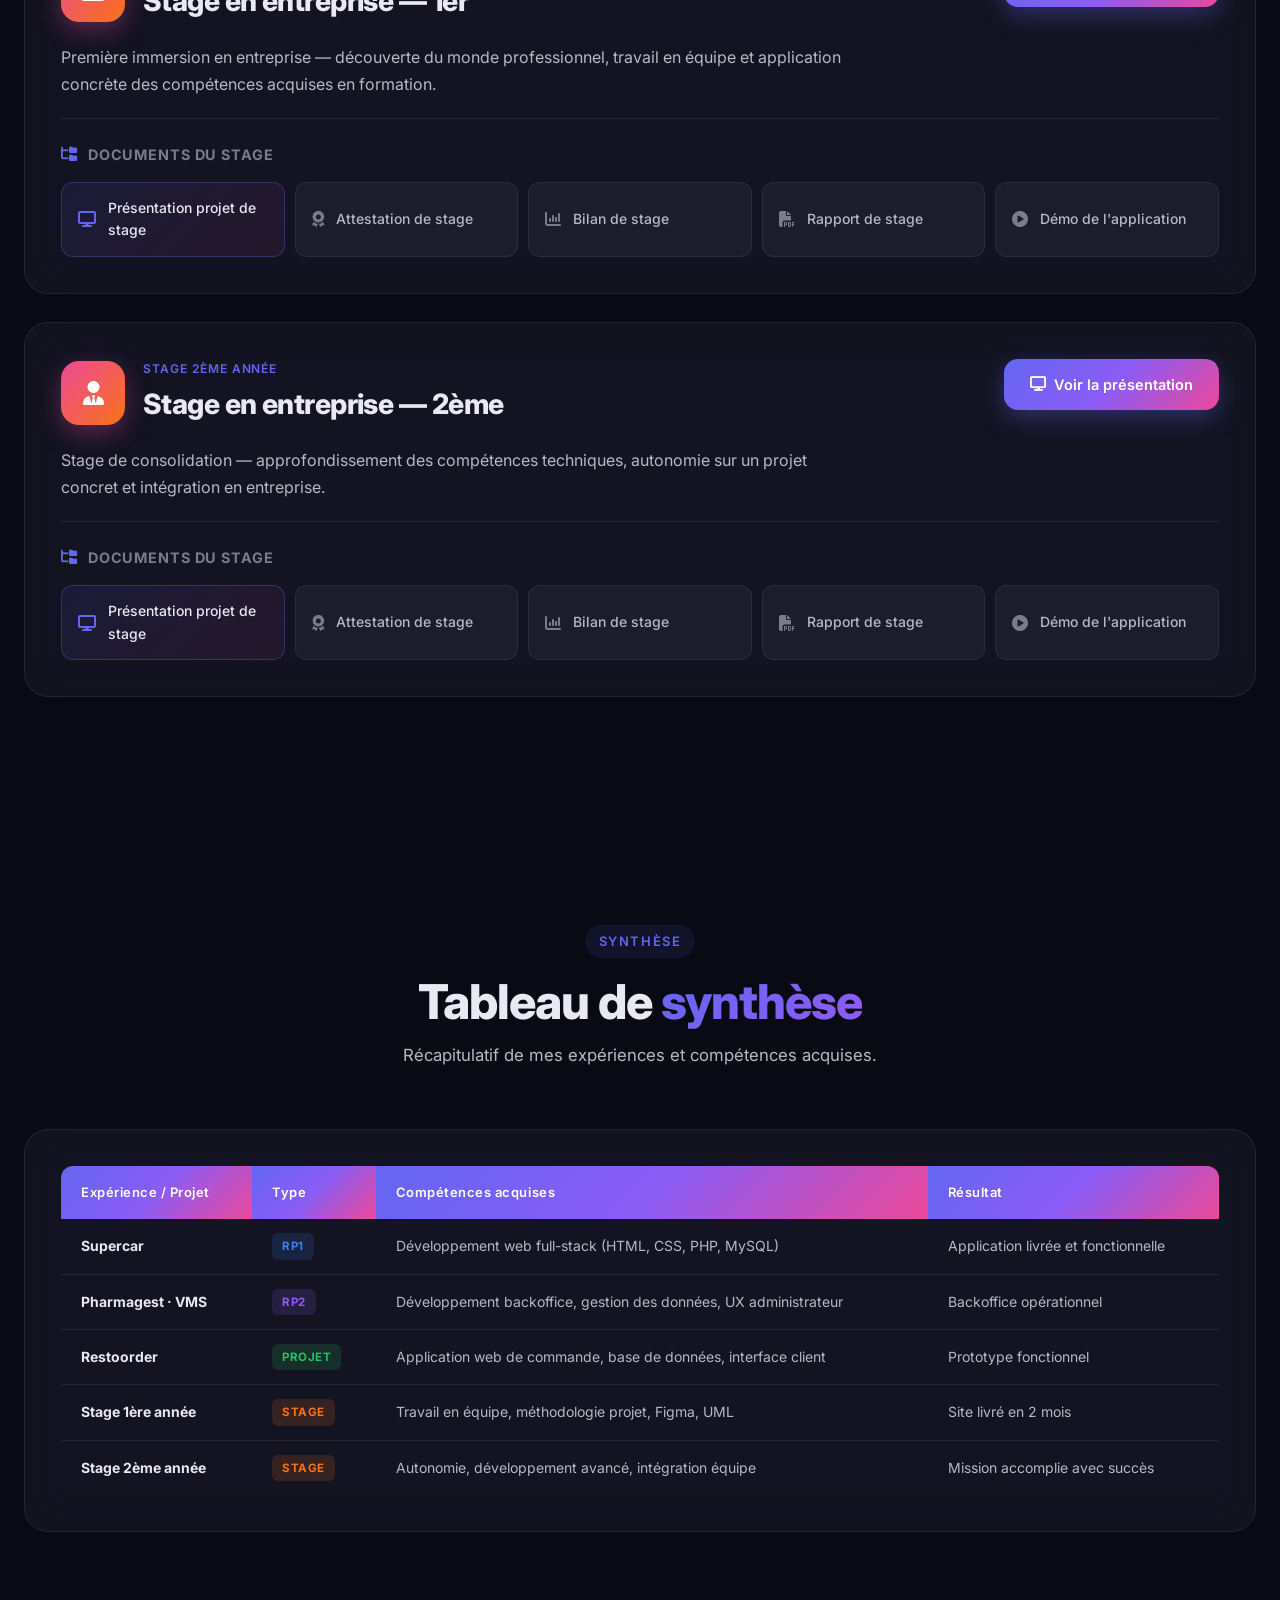
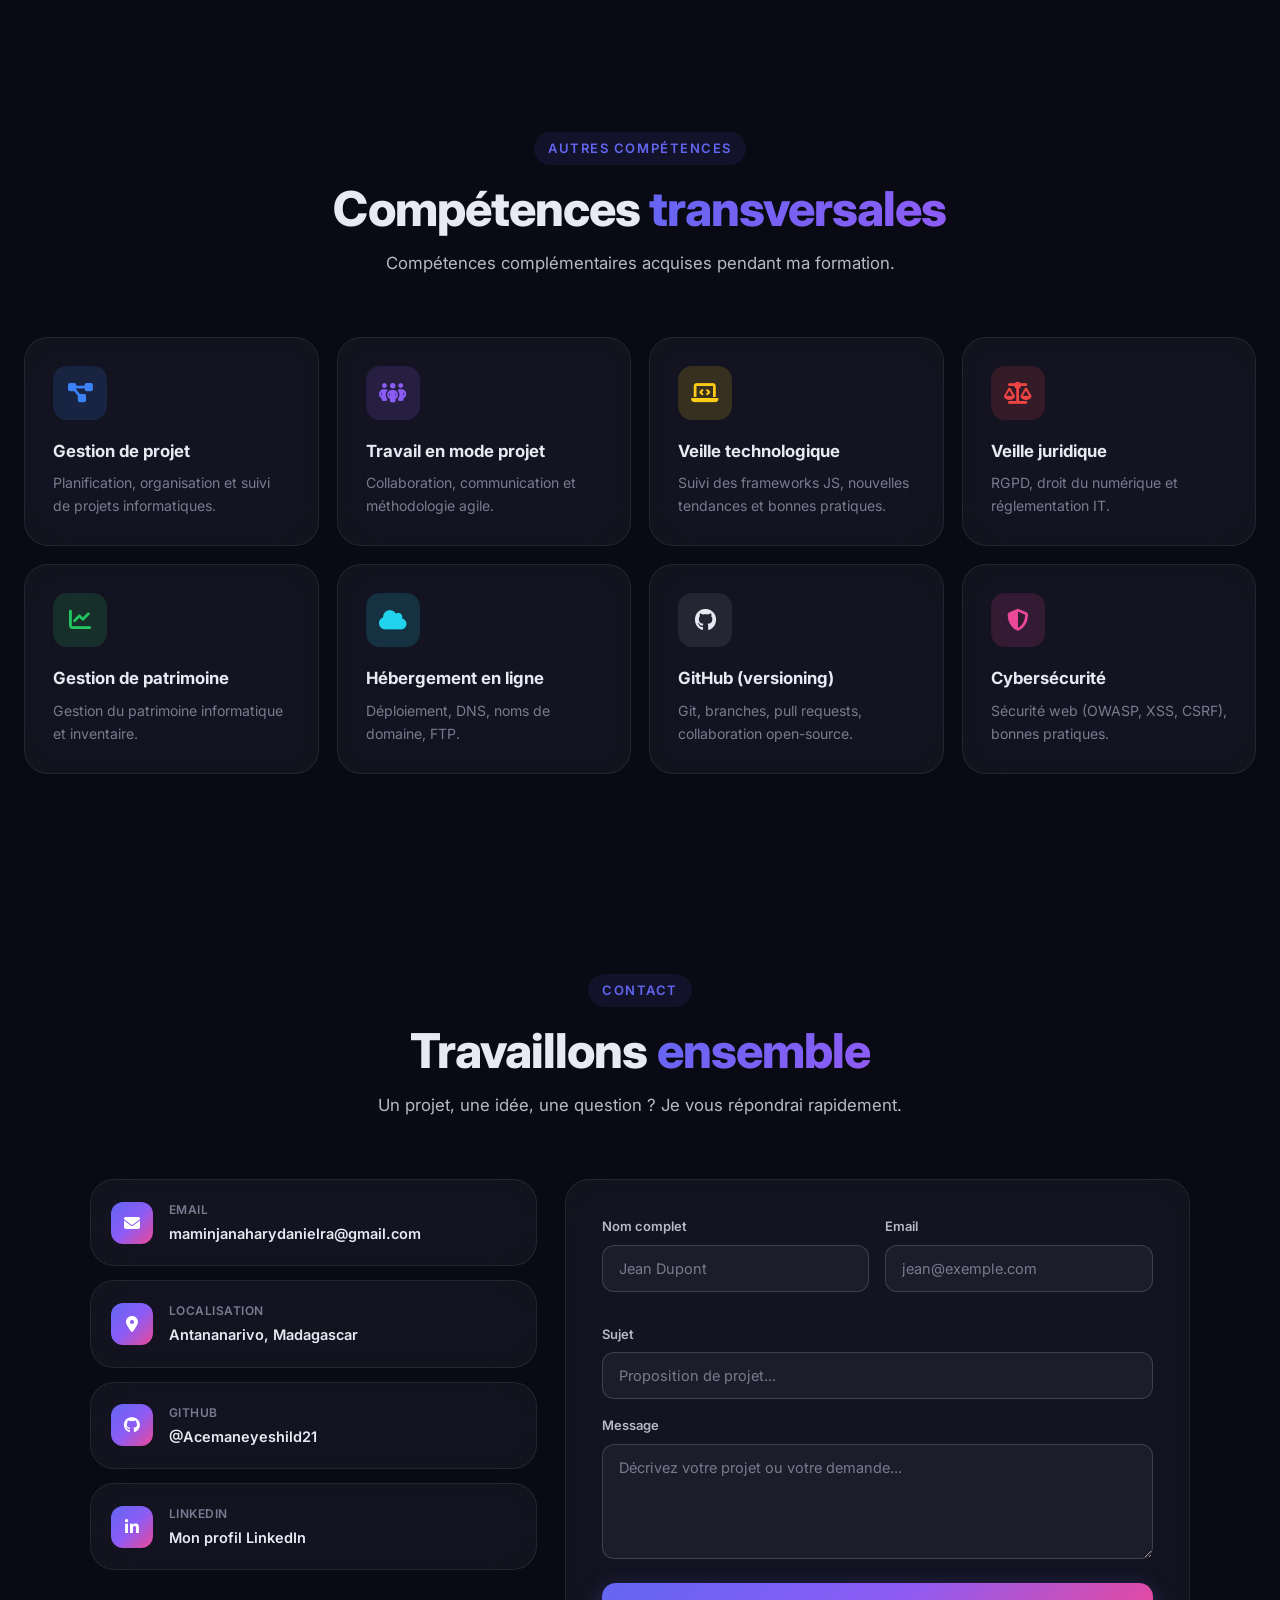
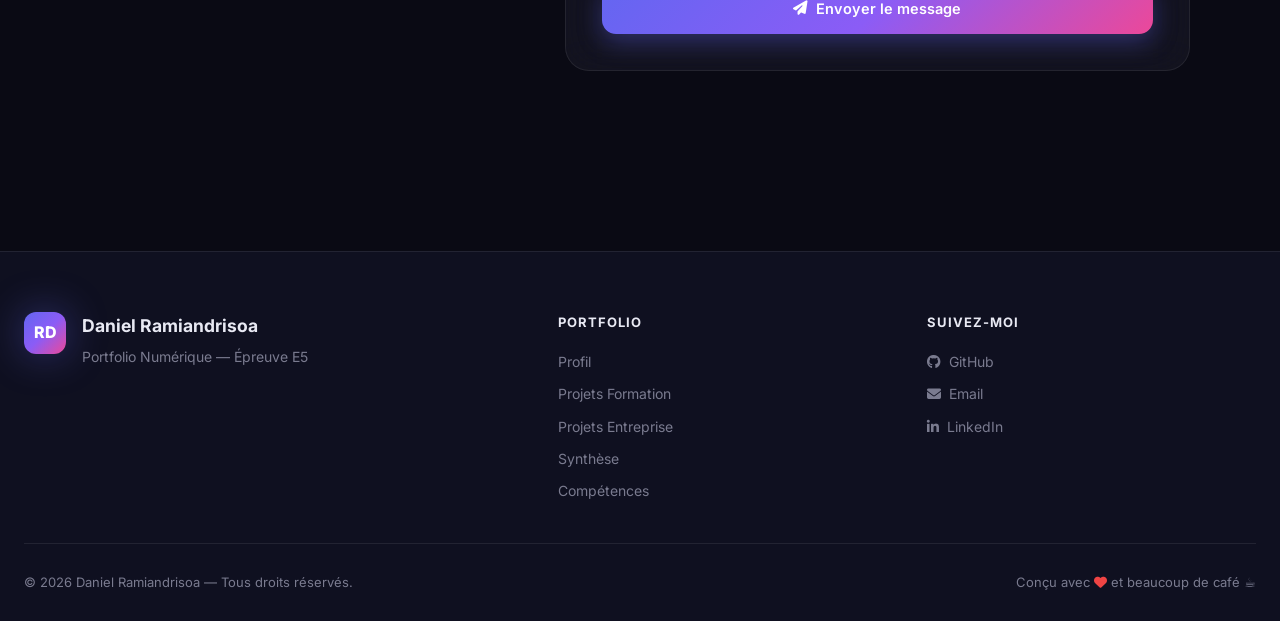
<file: Portefolio/index.html>
<!DOCTYPE html>
<html lang="fr" data-theme="dark">
<head>
    <meta charset="UTF-8">
    <meta name="viewport" content="width=device-width, initial-scale=1.0">
    <meta name="description" content="Portfolio Numérique — Épreuve E5 — Daniel Ramiandrisoa — Développeur Web Full Stack">
    <meta name="author" content="Daniel Ramiandrisoa">
    <title>Daniel Ramiandrisoa · Portfolio Numérique (E5)</title>

    <!-- Fonts -->
    <link rel="preconnect" href="https://fonts.googleapis.com">
    <link rel="preconnect" href="https://fonts.gstatic.com" crossorigin>
    <link href="https://fonts.googleapis.com/css2?family=Inter:wght@300;400;500;600;700;800;900&family=JetBrains+Mono:wght@400;500;700&display=swap" rel="stylesheet">

    <!-- Icons -->
    <link rel="stylesheet" href="https://cdnjs.cloudflare.com/ajax/libs/font-awesome/6.5.1/css/all.min.css">

    <!-- Styles -->
    <link rel="stylesheet" href="assets/style.css">
</head>
<body>

    <!-- ANIMATED BACKGROUND -->
    <div class="bg-wrapper" aria-hidden="true">
        <div class="blob blob-1"></div>
        <div class="blob blob-2"></div>
        <div class="blob blob-3"></div>
        <div class="grid-overlay"></div>
    </div>

    <!-- SCROLL PROGRESS BAR -->
    <div class="scroll-progress" id="scrollProgress"></div>

    <!-- NAVIGATION -->
    <header class="navbar" id="navbar">
        <div class="nav-container">
            <a href="#profil" class="nav-brand">
                <div class="logo-badge">
                    <span>RD</span>
                </div>
                <div class="brand-info">
                    <strong>Daniel</strong>
                    <small>Portfolio E5</small>
                </div>
            </a>

            <nav class="nav-links" id="navLinks">
                <a href="#profil" class="nav-link active"><i class="fas fa-user"></i> Profil</a>
                <a href="#formation" class="nav-link"><i class="fas fa-graduation-cap"></i> Projets Formation</a>
                <a href="#entreprise" class="nav-link"><i class="fas fa-briefcase"></i> Projets Entreprise</a>
                <a href="#synthese" class="nav-link"><i class="fas fa-table"></i> Synthèse</a>
                <a href="#competences" class="nav-link"><i class="fas fa-layer-group"></i> Compétences</a>
                <a href="#contact" class="nav-link"><i class="fas fa-paper-plane"></i> Contact</a>
            </nav>

            <div class="nav-actions">
                <button class="theme-toggle" id="themeToggle" aria-label="Changer le thème">
                    <i class="fas fa-moon icon-moon"></i>
                    <i class="fas fa-sun icon-sun"></i>
                </button>
                <button class="menu-toggle" id="menuToggle" aria-label="Menu">
                    <span></span>
                    <span></span>
                    <span></span>
                </button>
            </div>
        </div>
    </header>

    <main>

        <!-- ============ 1. PROFIL ============ -->
        <section class="hero" id="profil">
            <div class="hero-inner">
                <div class="hero-content" data-reveal>
                    <div class="status-pill">
                        <span class="status-dot"></span>
                        Portfolio Numérique — Épreuve E5
                    </div>

                    <h1 class="hero-title">
                        Bonjour, je suis <span class="gradient-text">Daniel</span>.<br>
                        <span class="hero-typed">
                            Je conçois
                            <span class="typed" id="typed"></span><span class="caret">|</span>
                        </span>
                    </h1>

                    <p class="hero-description">
                        Étudiant développeur Web passionné, je présente ici mon parcours complet :
                        projets en formation, projets en entreprise, compétences et veilles.
                        Stack principale : <strong>HTML · CSS · JavaScript · PHP · MySQL</strong>.
                    </p>

                    <div class="hero-cta">
                        <a href="#formation" class="btn btn-primary">
                            <i class="fas fa-rocket"></i> Voir mes projets
                        </a>
                        <a href="CV.pdf" class="btn btn-ghost" download>
                            <i class="fas fa-download"></i> Télécharger mon CV
                        </a>
                    </div>

                    <!-- Profil quick links -->
                    <div class="profile-links">
                        <a href="CV.pdf" target="_blank" class="profile-link">
                            <i class="fas fa-file-lines"></i> CV
                        </a>
                        <a href="#" target="_blank" rel="noopener" class="profile-link">
                            <i class="fab fa-linkedin-in"></i> LinkedIn
                        </a>
                        <a href="https://github.com/Acemaneyeshild21" target="_blank" rel="noopener" class="profile-link">
                            <i class="fab fa-github"></i> GitHub
                        </a>
                        <a href="#contact" class="profile-link">
                            <i class="fas fa-envelope"></i> Contact
                        </a>
                    </div>
                </div>

                <div class="hero-visual" data-reveal="right">
                    <div class="avatar-ring">
                        <div class="avatar-glow"></div>
                        <img src="IMAGES/dani picture.jpg" alt="Daniel" class="avatar">
                        <div class="floating-chip chip-1"><i class="fab fa-html5"></i></div>
                        <div class="floating-chip chip-2"><i class="fab fa-css3-alt"></i></div>
                        <div class="floating-chip chip-3"><i class="fab fa-js"></i></div>
                        <div class="floating-chip chip-4"><i class="fab fa-php"></i></div>
                        <div class="floating-chip chip-5"><i class="fas fa-database"></i></div>
                    </div>
                </div>
            </div>

            <div class="hero-stats" data-reveal>
                <div class="stat">
                    <strong><span class="counter" data-target="4">0</span></strong>
                    <span>Projets majeurs</span>
                </div>
                <div class="stat">
                    <strong><span class="counter" data-target="2">0</span></strong>
                    <span>Stages en entreprise</span>
                </div>
                <div class="stat">
                    <strong><span class="counter" data-target="8">0</span>+</strong>
                    <span>Technologies</span>
                </div>
                <div class="stat">
                    <strong><span class="counter" data-target="100">0</span>%</strong>
                    <span>Engagement</span>
                </div>
            </div>

            <a href="#formation" class="scroll-indicator" aria-label="Descendre">
                <span></span>
            </a>
        </section>

        <!-- ============ 2. PROJETS EN FORMATION ============ -->
        <section class="section" id="formation">
            <div class="section-head" data-reveal>
                <span class="section-kicker">Projets en formation</span>
                <h2 class="section-title">Mes projets <span class="gradient-text">académiques</span></h2>
                <p class="section-subtitle">Projets réalisés dans le cadre de ma formation — Épreuves RP1 et RP2.</p>
            </div>

            <!-- PROJECT 1 — SUPERCAR (RP1) -->
            <article class="project-block glass" data-reveal id="project-supercar">
                <div class="project-header">
                    <div class="project-title-row">
                        <div class="project-badge">
                            <i class="fas fa-car-side"></i>
                        </div>
                        <div>
                            <span class="project-kicker">RP1 · Projet Web</span>
                            <h3>Supercar</h3>
                        </div>
                    </div>
                    <!-- 👇 BOUTON DE PRÉSENTATION (Gamma) -->
                    <a href="#REMPLACER_PAR_LIEN_GAMMA_SUPERCAR" target="_blank" rel="noopener" class="btn btn-primary btn-presentation" data-gamma="supercar">
                        <i class="fas fa-display"></i> Voir la présentation
                    </a>
                </div>

                <p class="project-description">
                    Site web complet de présentation et gestion d'un catalogue de voitures de sport,
                    développé avec HTML, CSS, PHP et MySQL dans le cadre de l'épreuve RP1.
                </p>

                <div class="project-stack">
                    <span>HTML5</span><span>CSS3</span><span>PHP</span><span>MySQL</span><span>JavaScript</span>
                </div>

                <div class="project-resources">
                    <h4><i class="fas fa-folder-tree"></i> Ressources du projet</h4>
                    <div class="resource-grid">
                        <a href="#" class="resource-card">
                            <i class="fas fa-file-lines"></i>
                            <span>Contexte Application</span>
                        </a>
                        <a href="http://localhost/Projet%20supercar%20local/supercar/" target="_blank" rel="noopener" class="resource-card resource-highlight">
                            <i class="fas fa-display"></i>
                            <span>Présentation Projet</span>
                        </a>
                        <a href="#" class="resource-card">
                            <i class="fas fa-clipboard-list"></i>
                            <span>Fiche Descriptive — RP1</span>
                        </a>
                        <a href="#" class="resource-card">
                            <i class="fas fa-file-pdf"></i>
                            <span>Rapport de projet — RP1</span>
                        </a>
                        <a href="http://localhost/Projet%20supercar%20local/supercar/" class="resource-card">
                            <i class="fas fa-circle-play"></i>
                            <span>Démo de l'application RP1</span>
                        </a>
                    </div>
                </div>
            </article>

            <!-- PROJECT 2 VMS (RP2) -->
            <article class="project-block glass" data-reveal style="--delay:.1s" id="project-vms">
                <div class="project-header">
                    <div class="project-title-row">
                        <div class="project-badge">
                            <i class="fas fa-prescription-bottle-medical"></i>
                        </div>
                        <div>
                            <span class="project-kicker">RP2 · Projet Backoffice</span>
                            <h3>VOUCHER SYSTEMS MANAGEMENT</h3>
                        </div>
                    </div>
                    <!-- 👇 BOUTON DE PRÉSENTATION (Gamma) -->
                    <a href="https://canva.link/691xmqp88cqy38p" target="_blank" rel="noopener" class="btn btn-primary btn-presentation" data-gamma="vms">
                        <i class="fas fa-display"></i> Voir la présentation
                    </a>
                </div>

                <p class="project-description">
                    Backoffice d'administration VMS permettant la gestion complète des bons de commande
                    et des vouchers pour Pharmagest, développé dans le cadre de l'épreuve RP2.
                </p>

                <div class="project-stack">
                    <span>PHP</span><span>MySQL</span><span>JavaScript</span><span>Bootstrap</span>
                </div>

                <div class="project-resources">
                    <h4><i class="fas fa-folder-tree"></i> Ressources du projet</h4>
                    <div class="resource-grid">
                        <a href="#" class="resource-card">
                            <i class="fas fa-file-lines"></i>
                            <span>Contexte Application Backoffice</span>
                        </a>
                        <a href="https://canva.link/691xmqp88cqy38p" target="_blank" rel="noopener" class="resource-card resource-highlight">
                            <i class="fas fa-display"></i>
                            <span>Présentation Projet</span>
                        </a>
                        <a href="#" class="resource-card">
                            <i class="fas fa-clipboard-list"></i>
                            <span>Fiche Descriptive — RP2</span>
                        </a>
                        <a href="#" class="resource-card">
                            <i class="fas fa-file-pdf"></i>
                            <span>Rapport de projet — RP2</span>
                        </a>
                        <a href="#" class="resource-card">
                            <i class="fas fa-circle-play"></i>
                            <span>Démo de l'application RP2</span>
                        </a>
                    </div>
                </div>
            </article>

            <!-- PROJECT 3 — RESTOORDER (Projet supplémentaire) -->
            <article class="project-block glass" data-reveal style="--delay:.2s" id="project-restoorder">
                <div class="project-header">
                    <div class="project-title-row">
                        <div class="project-badge">
                            <i class="fas fa-utensils"></i>
                        </div>
                        <div>
                            <span class="project-kicker">Projet supplémentaire</span>
                            <h3>Restoorder</h3>
                        </div>
                    </div>
                    <!-- 👇 BOUTON DE PRÉSENTATION (Gamma) -->
                    <a href="https://canva.link/rau8908d33sqq9n" target="_blank" rel="noopener" class="btn btn-primary btn-presentation" data-gamma="restoorder">
                        <i class="fas fa-display"></i> Voir la présentation
                    </a>
                </div>

                <p class="project-description">
                    Application web de commande en ligne pour restaurants, permettant aux clients
                    de consulter le menu et de passer commande facilement.
                </p>

                <div class="project-stack">
                    <span>PHP</span><span>MySQL</span><span>JavaScript</span><span>HTML/CSS</span>
                </div>

                <div class="project-resources">
                    <h4><i class="fas fa-folder-tree"></i> Ressources du projet</h4>
                    <div class="resource-grid">
                        <a href="#" class="resource-card">
                            <i class="fas fa-file-lines"></i>
                            <span>Contexte Application</span>
                        </a>
                        <a href="https://canva.link/rau8908d33sqq9n" target="_blank" rel="noopener" class="resource-card resource-highlight">
                            <i class="fas fa-display"></i>
                            <span>Présentation Projet</span>
                        </a>
                        <a href="#" class="resource-card">
                            <i class="fas fa-clipboard-list"></i>
                            <span>Fiche Descriptive</span>
                        </a>
                        <a href="#" class="resource-card">
                            <i class="fas fa-file-pdf"></i>
                            <span>Rapport de projet</span>
                        </a>
                        <a href="#" class="resource-card">
                            <i class="fas fa-circle-play"></i>
                            <span>Démo de l'application</span>
                        </a>
                    </div>
                </div>
            </article>
        </section>

        <!-- ============ 3. PROJETS EN ENTREPRISE ============ -->
        <section class="section" id="entreprise">
            <div class="section-head" data-reveal>
                <span class="section-kicker">Projets en entreprise</span>
                <h2 class="section-title">Mes <span class="gradient-text">stages</span></h2>
                <p class="section-subtitle">Expériences professionnelles acquises en entreprise durant ma formation.</p>
            </div>

            <!-- STAGE 1ère ANNÉE -->
            <article class="project-block glass" data-reveal id="stage-1">
                <div class="project-header">
                    <div class="project-title-row">
                        <div class="project-badge badge-alt">
                            <i class="fas fa-briefcase"></i>
                        </div>
                        <div>
                            <span class="project-kicker">Stage 1ère année</span>
                            <h3>Stage en entreprise — 1er</h3>
                        </div>
                    </div>
                    <!-- 👇 BOUTON DE PRÉSENTATION (Gamma) -->
                    <a href="https://canva.link/2drjv4bd35usdvf" target="_blank" rel="noopener" class="btn btn-primary btn-presentation" data-gamma="stage1">
                        <i class="fas fa-display"></i> Voir la présentation
                    </a>
                </div>

                <p class="project-description">
                    Première immersion en entreprise — découverte du monde professionnel,
                    travail en équipe et application concrète des compétences acquises en formation.
                </p>

                <div class="project-resources">
                    <h4><i class="fas fa-folder-tree"></i> Documents du stage</h4>
                    <div class="resource-grid">
                        <a href="https://canva.link/2drjv4bd35usdvf" target="_blank" rel="noopener" class="resource-card resource-highlight">
                            <i class="fas fa-display"></i>
                            <span>Présentation projet de stage</span>
                        </a>
                        <a href="#" class="resource-card">
                            <i class="fas fa-award"></i>
                            <span>Attestation de stage</span>
                        </a>
                        <a href="#" class="resource-card">
                            <i class="fas fa-chart-column"></i>
                            <span>Bilan de stage</span>
                        </a>
                        <a href="#" class="resource-card">
                            <i class="fas fa-file-pdf"></i>
                            <span>Rapport de stage</span>
                        </a>
                        <a href="#" class="resource-card">
                            <i class="fas fa-circle-play"></i>
                            <span>Démo de l'application</span>
                        </a>
                    </div>
                </div>
            </article>

            <!-- STAGE 2ème ANNÉE -->
            <article class="project-block glass" data-reveal style="--delay:.1s" id="stage-2">
                <div class="project-header">
                    <div class="project-title-row">
                        <div class="project-badge badge-alt">
                            <i class="fas fa-user-tie"></i>
                        </div>
                        <div>
                            <span class="project-kicker">Stage 2ème année</span>
                            <h3>Stage en entreprise — 2ème</h3>
                        </div>
                    </div>
                    <!-- 👇 BOUTON DE PRÉSENTATION (Gamma) -->
                    <a href="https://canva.link/rau8908d33sqq9n" target="_blank" rel="noopener" class="btn btn-primary btn-presentation" data-gamma="stage2">
                        <i class="fas fa-display"></i> Voir la présentation
                    </a>
                </div>

                <p class="project-description">
                    Stage de consolidation — approfondissement des compétences techniques,
                    autonomie sur un projet concret et intégration en entreprise.
                </p>

                <div class="project-resources">
                    <h4><i class="fas fa-folder-tree"></i> Documents du stage</h4>
                    <div class="resource-grid">
                        <a href="https://restoorder-fqgn.vercel.app/" target="_blank" rel="noopener" class="resource-card resource-highlight">
                            <i class="fas fa-display"></i>
                            <span>Présentation projet de stage</span>
                        </a>
                        <a href="#" class="resource-card">
                            <i class="fas fa-award"></i>
                            <span>Attestation de stage</span>
                        </a>
                        <a href="#" class="resource-card">
                            <i class="fas fa-chart-column"></i>
                            <span>Bilan de stage</span>
                        </a>
                        <a href="#" class="resource-card">
                            <i class="fas fa-file-pdf"></i>
                            <span>Rapport de stage</span>
                        </a>
                        <a href="#" class="resource-card">
                            <i class="fas fa-circle-play"></i>
                            <span>Démo de l'application</span>
                        </a>
                    </div>
                </div>
            </article>
        </section>

        <!-- ============ 4. TABLEAU DE SYNTHÈSE ============ -->
        <section class="section" id="synthese">
            <div class="section-head" data-reveal>
                <span class="section-kicker">Synthèse</span>
                <h2 class="section-title">Tableau de <span class="gradient-text">synthèse</span></h2>
                <p class="section-subtitle">Récapitulatif de mes expériences et compétences acquises.</p>
            </div>

            <div class="summary-wrap glass" data-reveal>
                <div class="table-scroll">
                    <table class="summary-table">
                        <thead>
                            <tr>
                                <th>Expérience / Projet</th>
                                <th>Type</th>
                                <th>Compétences acquises</th>
                                <th>Résultat</th>
                            </tr>
                        </thead>
                        <tbody>
                            <tr>
                                <td><strong>Supercar</strong></td>
                                <td><span class="tag tag-blue">RP1</span></td>
                                <td>Développement web full-stack (HTML, CSS, PHP, MySQL)</td>
                                <td>Application livrée et fonctionnelle</td>
                            </tr>
                            <tr>
                                <td><strong>Pharmagest · VMS</strong></td>
                                <td><span class="tag tag-purple">RP2</span></td>
                                <td>Développement backoffice, gestion des données, UX administrateur</td>
                                <td>Backoffice opérationnel</td>
                            </tr>
                            <tr>
                                <td><strong>Restoorder</strong></td>
                                <td><span class="tag tag-green">Projet</span></td>
                                <td>Application web de commande, base de données, interface client</td>
                                <td>Prototype fonctionnel</td>
                            </tr>
                            <tr>
                                <td><strong>Stage 1ère année</strong></td>
                                <td><span class="tag tag-orange">Stage</span></td>
                                <td>Travail en équipe, méthodologie projet, Figma, UML</td>
                                <td>Site livré en 2 mois</td>
                            </tr>
                            <tr>
                                <td><strong>Stage 2ème année</strong></td>
                                <td><span class="tag tag-orange">Stage</span></td>
                                <td>Autonomie, développement avancé, intégration équipe</td>
                                <td>Mission accomplie avec succès</td>
                            </tr>
                        </tbody>
                    </table>
                </div>
            </div>
        </section>

        <!-- ============ 5. AUTRES COMPÉTENCES ============ -->
        <section class="section" id="competences">
            <div class="section-head" data-reveal>
                <span class="section-kicker">Autres compétences</span>
                <h2 class="section-title">Compétences <span class="gradient-text">transversales</span></h2>
                <p class="section-subtitle">Compétences complémentaires acquises pendant ma formation.</p>
            </div>

            <div class="competences-grid">
                <a href="#" class="competence-card glass" data-reveal>
                    <div class="comp-icon icon-blue"><i class="fas fa-diagram-project"></i></div>
                    <h4>Gestion de projet</h4>
                    <p>Planification, organisation et suivi de projets informatiques.</p>
                </a>
                <a href="#" class="competence-card glass" data-reveal style="--delay:.05s">
                    <div class="comp-icon icon-purple"><i class="fas fa-people-group"></i></div>
                    <h4>Travail en mode projet</h4>
                    <p>Collaboration, communication et méthodologie agile.</p>
                </a>
                <a href="veille 1 js.html" class="competence-card glass" data-reveal style="--delay:.1s">
                    <div class="comp-icon icon-yellow"><i class="fas fa-laptop-code"></i></div>
                    <h4>Veille technologique</h4>
                    <p>Suivi des frameworks JS, nouvelles tendances et bonnes pratiques.</p>
                </a>
                <a href="#" class="competence-card glass" data-reveal style="--delay:.15s">
                    <div class="comp-icon icon-red"><i class="fas fa-scale-balanced"></i></div>
                    <h4>Veille juridique</h4>
                    <p>RGPD, droit du numérique et réglementation IT.</p>
                </a>
                <a href="#" class="competence-card glass" data-reveal style="--delay:.2s">
                    <div class="comp-icon icon-green"><i class="fas fa-chart-line"></i></div>
                    <h4>Gestion de patrimoine</h4>
                    <p>Gestion du patrimoine informatique et inventaire.</p>
                </a>
                <a href="#" class="competence-card glass" data-reveal style="--delay:.25s">
                    <div class="comp-icon icon-cyan"><i class="fas fa-cloud"></i></div>
                    <h4>Hébergement en ligne</h4>
                    <p>Déploiement, DNS, noms de domaine, FTP.</p>
                </a>
                <a href="https://github.com/Acemaneyeshild21" target="_blank" rel="noopener" class="competence-card glass" data-reveal style="--delay:.3s">
                    <div class="comp-icon icon-dark"><i class="fab fa-github"></i></div>
                    <h4>GitHub (versioning)</h4>
                    <p>Git, branches, pull requests, collaboration open-source.</p>
                </a>
                <a href="veille 3 securite web .html" class="competence-card glass" data-reveal style="--delay:.35s">
                    <div class="comp-icon icon-pink"><i class="fas fa-shield-halved"></i></div>
                    <h4>Cybersécurité</h4>
                    <p>Sécurité web (OWASP, XSS, CSRF), bonnes pratiques.</p>
                </a>
            </div>
        </section>

        <!-- ============ CONTACT ============ -->
        <section class="section" id="contact">
            <div class="section-head" data-reveal>
                <span class="section-kicker">Contact</span>
                <h2 class="section-title">Travaillons <span class="gradient-text">ensemble</span></h2>
                <p class="section-subtitle">Un projet, une idée, une question ? Je vous répondrai rapidement.</p>
            </div>

            <div class="contact-grid">
                <div class="contact-info" data-reveal>
                    <div class="info-card glass">
                        <i class="fas fa-envelope"></i>
                        <div>
                            <span>Email</span>
                            <a href="mailto:maminjanaharydanielra@gmail.com">maminjanaharydanielra@gmail.com</a>
                        </div>
                    </div>
                    <div class="info-card glass">
                        <i class="fas fa-location-dot"></i>
                        <div>
                            <span>Localisation</span>
                            <strong>Antananarivo, Madagascar</strong>
                        </div>
                    </div>
                    <div class="info-card glass">
                        <i class="fab fa-github"></i>
                        <div>
                            <span>GitHub</span>
                            <a href="https://github.com/Acemaneyeshild21" target="_blank" rel="noopener">@Acemaneyeshild21</a>
                        </div>
                    </div>
                    <div class="info-card glass">
                        <i class="fab fa-linkedin-in"></i>
                        <div>
                            <span>LinkedIn</span>
                            <a href="#" target="_blank">Mon profil LinkedIn</a>
                        </div>
                    </div>
                </div>

                <form class="contact-form glass" id="contactForm" data-reveal="right">
                    <div class="form-row">
                        <div class="form-group">
                            <label for="name">Nom complet</label>
                            <input type="text" id="name" name="name" required placeholder="Jean Dupont">
                        </div>
                        <div class="form-group">
                            <label for="email">Email</label>
                            <input type="email" id="email" name="email" required placeholder="jean@exemple.com">
                        </div>
                    </div>
                    <div class="form-group">
                        <label for="subject">Sujet</label>
                        <input type="text" id="subject" name="subject" required placeholder="Proposition de projet...">
                    </div>
                    <div class="form-group">
                        <label for="message">Message</label>
                        <textarea id="message" name="message" rows="5" required placeholder="Décrivez votre projet ou votre demande..."></textarea>
                    </div>
                    <button type="submit" class="btn btn-primary btn-full">
                        <i class="fas fa-paper-plane"></i> Envoyer le message
                    </button>
                </form>
            </div>
        </section>
    </main>

    <!-- FOOTER -->
    <footer class="footer">
        <div class="footer-inner">
            <div class="footer-brand">
                <div class="logo-badge"><span>RD</span></div>
                <div>
                    <strong>Daniel Ramiandrisoa</strong>
                    <p>Portfolio Numérique — Épreuve E5</p>
                </div>
            </div>

            <div class="footer-links">
                <h5>Portfolio</h5>
                <a href="#profil">Profil</a>
                <a href="#formation">Projets Formation</a>
                <a href="#entreprise">Projets Entreprise</a>
                <a href="#synthese">Synthèse</a>
                <a href="#competences">Compétences</a>
            </div>

            <div class="footer-links">
                <h5>Suivez-moi</h5>
                <a href="https://github.com/Acemaneyeshild21" target="_blank" rel="noopener"><i class="fab fa-github"></i> GitHub</a>
                <a href="mailto:maminjanaharydanielra@gmail.com"><i class="fas fa-envelope"></i> Email</a>
                <a href="#"><i class="fab fa-linkedin-in"></i> LinkedIn</a>
            </div>
        </div>

        <div class="footer-bottom">
            <p>&copy; <span id="year"></span> Daniel Ramiandrisoa — Tous droits réservés.</p>
            <p>Conçu avec <i class="fas fa-heart" style="color:#ef4444"></i> et beaucoup de café ☕</p>
        </div>
    </footer>

    <!-- BACK TO TOP -->
    <button class="back-top" id="backTop" aria-label="Remonter">
        <i class="fas fa-arrow-up"></i>
    </button>

    <script src="assets/controllers/script.js"></script>
</body>
</html>
</file>
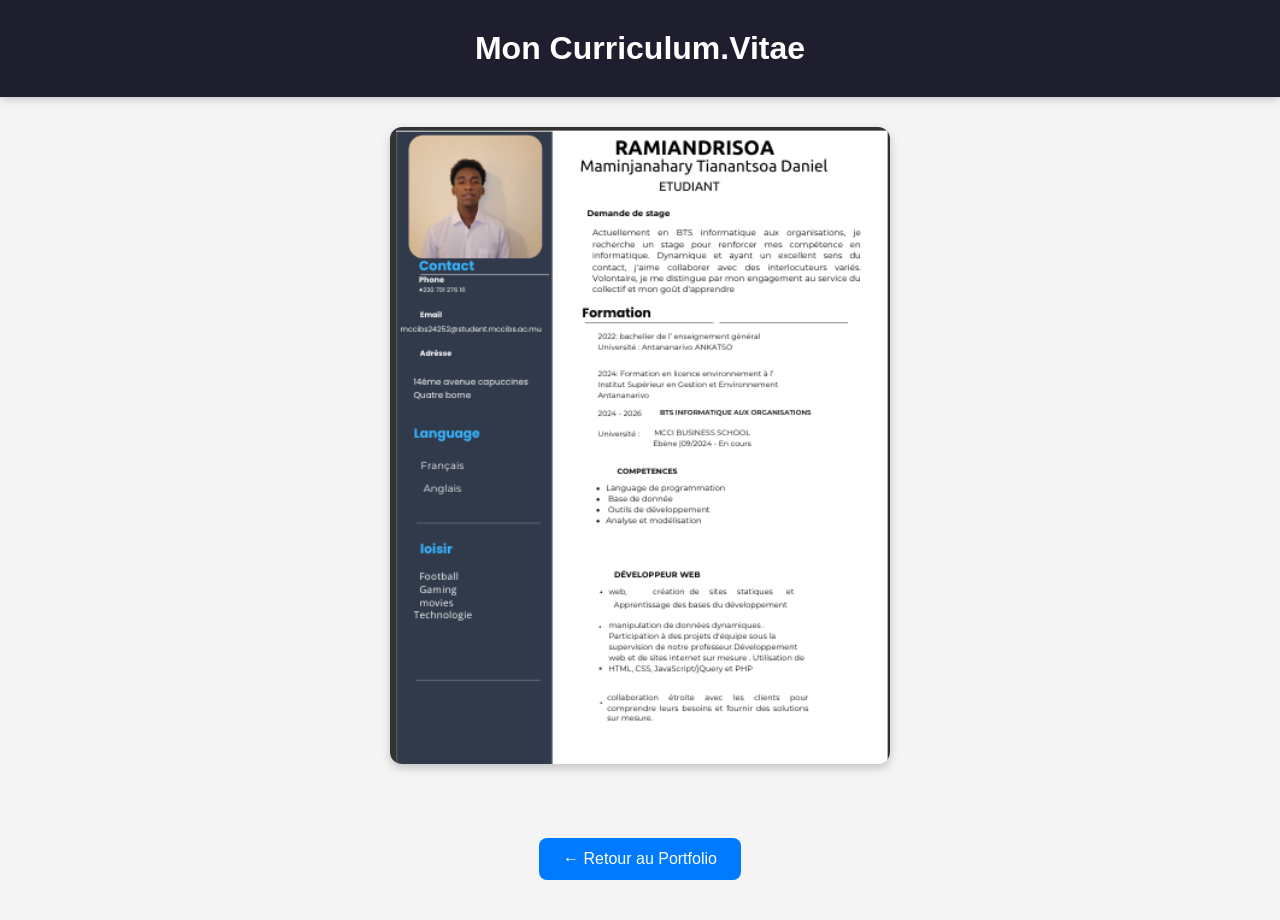
<file: cv.html>
<!DOCTYPE html>
<html lang="fr">
<head>
    <meta charset="UTF-8">
    <title>Mon CV - RAMIANDRISOA</title>
    <style>
        body {
            margin: 0;
            font-family: 'Segoe UI', Tahoma, Geneva, Verdana, sans-serif;
            background-color: #f4f4f4;
            text-align: center;
        }
 
        header {
            background-color: #1e1e2f;
            color: white;
            padding: 30px 20px;
            box-shadow: 0 2px 8px rgba(0,0,0,0.2);
        }
 
        header h1 {
            margin: 0;
            font-size: 2em;
        }
 
        .cv-container {
            margin: 30px auto;
            max-width: 500px;
        }
 
        .cv-container img {
            width: 100%;
            height: auto;
            border-radius: 12px;
            box-shadow: 0 4px 10px rgba(0,0,0,0.2);
        }
 
        .btn-retour {
            display: inline-block;
            margin: 40px auto;
            padding: 12px 24px;
            background-color: #007bff;
            color: white;
            text-decoration: none;
            border-radius: 8px;
            transition: background-color 0.3s ease;
        }
 
        .btn-retour:hover {
            background-color: #0056b3;
        }
    </style>
</head>
<body>
 
    <header>
        <h1>Mon Curriculum.Vitae</h1>
    </header>
 
    <div class="cv-container">
        <img src="IMAGES/cv image.png" alt="CV de RAMIANDRISOA">
    </div>
 
    <a href="index.html" class="btn-retour">← Retour au Portfolio</a>
 
</body>
</file>
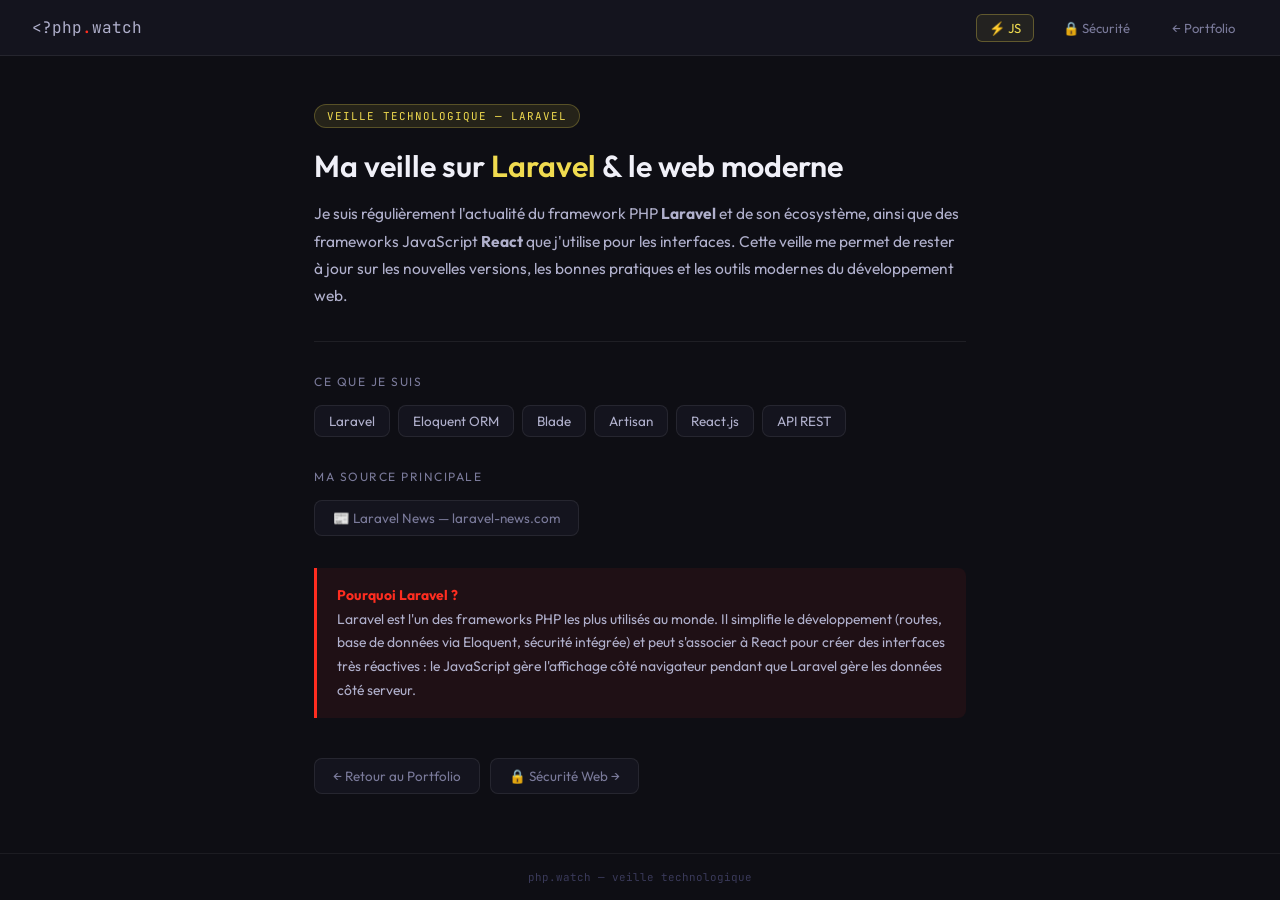
<file: veille 1 js.html>
<!DOCTYPE html>
<html lang="fr">
<head>
  <meta charset="UTF-8" />
  <meta name="viewport" content="width=device-width, initial-scale=1" />
  <title>php.watch — Veille Laravel</title>
  <link href="https://fonts.googleapis.com/css2?family=JetBrains+Mono:wght@700&family=Outfit:wght@400;500;600&display=swap" rel="stylesheet" />
  <style>
    * { box-sizing: border-box; margin: 0; padding: 0; }

    body {
      font-family: 'Outfit', sans-serif;
      background: #0E0E14;
      color: #F0F0F8;
      min-height: 100vh;
      display: flex;
      flex-direction: column;
    }

    header {
      background: #14141E;
      border-bottom: 1px solid rgba(255,255,255,0.07);
      padding: 0 2rem;
      height: 56px;
      display: flex;
      align-items: center;
      justify-content: space-between;
    }

    .logo {
      font-family: 'JetBrains Mono', monospace;
      font-size: 1rem;
      color: #B0B0CC;
    }
    .logo span { color: #FF2D20; }

    .nav-links {
      display: flex;
      gap: 1rem;
    }

    .nav-links a {
      font-size: 0.82rem;
      color: #7A7A9A;
      text-decoration: none;
      padding: 5px 12px;
      border-radius: 6px;
      border: 1px solid transparent;
      transition: all 0.2s;
    }

    .nav-links a:hover { color: #F0F0F8; border-color: rgba(255,255,255,0.1); }
    .nav-links a.active { color: #F0DB4F; border-color: rgba(240,219,79,0.3); background: rgba(240,219,79,0.07); }

    main {
      flex: 1;
      max-width: 700px;
      margin: 3rem auto;
      padding: 0 1.5rem;
      width: 100%;
    }

    .tag {
      display: inline-block;
      font-family: 'JetBrains Mono', monospace;
      font-size: 0.68rem;
      color: #F0DB4F;
      background: rgba(240,219,79,0.1);
      border: 1px solid rgba(240,219,79,0.25);
      padding: 4px 12px;
      border-radius: 20px;
      margin-bottom: 1.25rem;
      letter-spacing: 1px;
    }

    h1 {
      font-size: 1.9rem;
      font-weight: 600;
      line-height: 1.2;
      margin-bottom: 1rem;
      color: #F0F0F8;
    }

    h1 em {
      font-style: normal;
      color: #F0DB4F;
    }

    .desc {
      font-size: 0.97rem;
      color: #B0B0CC;
      line-height: 1.75;
      margin-bottom: 2rem;
    }

    .divider {
      border: none;
      border-top: 1px solid rgba(255,255,255,0.07);
      margin: 2rem 0;
    }

    .tools-title {
      font-size: 0.75rem;
      color: #7A7A9A;
      text-transform: uppercase;
      letter-spacing: 1.5px;
      margin-bottom: 1rem;
    }

    .tools {
      display: flex;
      flex-wrap: wrap;
      gap: 8px;
      margin-bottom: 2rem;
    }

    .tool {
      padding: 7px 14px;
      background: #14141E;
      border: 1px solid rgba(255,255,255,0.08);
      border-radius: 8px;
      font-size: 0.84rem;
      color: #B0B0CC;
      transition: all 0.2s;
    }

    .tool:hover { border-color: rgba(240,219,79,0.3); color: #F0DB4F; }

    .note {
      background: rgba(255,45,32,0.07);
      border-left: 3px solid #FF2D20;
      border-radius: 0 8px 8px 0;
      padding: 1rem 1.25rem;
      font-size: 0.87rem;
      color: #B0B0CC;
      line-height: 1.7;
      margin-bottom: 2.5rem;
    }

    .note strong { color: #FF2D20; }

    .nav-bottom {
      display: flex;
      gap: 10px;
    }

    .nav-bottom a {
      display: inline-flex;
      align-items: center;
      gap: 6px;
      padding: 9px 18px;
      background: #14141E;
      border: 1px solid rgba(255,255,255,0.08);
      border-radius: 8px;
      font-size: 0.84rem;
      color: #7A7A9A;
      text-decoration: none;
      transition: all 0.2s;
    }

    .nav-bottom a:hover { color: #F0F0F8; border-color: rgba(255,255,255,0.2); }

    footer {
      border-top: 1px solid rgba(255,255,255,0.06);
      padding: 1rem 2rem;
      text-align: center;
      font-family: 'JetBrains Mono', monospace;
      font-size: 0.68rem;
      color: #3A3A5A;
    }

    @media (max-width: 500px) {
      h1 { font-size: 1.5rem; }
      .nav-links a { font-size: 0.75rem; padding: 4px 8px; }
    }
  </style>
</head>
<body>

  <header>
    <div class="logo">&lt;?php<span>.</span>watch</div>
    <nav class="nav-links">
      <a href="veille 1 js.html" class="active">⚡ JS</a>
      <a href="veille 3 securite web .html">🔒 Sécurité</a>
      <a href="index.html">← Portfolio</a>
    </nav>
  </header>

  <main>
    <div class="tag">VEILLE TECHNOLOGIQUE — LARAVEL</div>
    <h1>Ma veille sur <em>Laravel</em> & le web moderne</h1>
    <p class="desc">
      Je suis régulièrement l'actualité du framework PHP <strong>Laravel</strong> et de son écosystème, ainsi que des frameworks JavaScript <strong>React</strong> que j'utilise pour les interfaces. Cette veille me permet de rester à jour sur les nouvelles versions, les bonnes pratiques et les outils modernes du développement web.
    </p>

    <hr class="divider" />

    <div class="tools-title">Ce que je suis</div>
    <div class="tools">
      <div class="tool">Laravel</div>
      <div class="tool">Eloquent ORM</div>
      <div class="tool">Blade</div>
      <div class="tool">Artisan</div>
      <div class="tool">React.js</div>
      <div class="tool">API REST</div>
    </div>

    <div class="tools-title">Ma source principale</div>
    <div class="nav-bottom" style="margin-bottom:2rem;">
      <a href="https://laravel-news.com" target="_blank" rel="noopener">📰 Laravel News — laravel-news.com</a>
    </div>

    <div class="note">
      <strong>Pourquoi Laravel ?</strong><br>
      Laravel est l'un des frameworks PHP les plus utilisés au monde. Il simplifie le développement (routes, base de données via Eloquent, sécurité intégrée) et peut s'associer à React pour créer des interfaces très réactives : le JavaScript gère l'affichage côté navigateur pendant que Laravel gère les données côté serveur.
    </div>

    <div class="nav-bottom">
      <a href="index.html">← Retour au Portfolio</a>
      <a href="veille 3 securite web .html">🔒 Sécurité Web →</a>
    </div>
  </main>

  <footer>php.watch — veille technologique</footer>

</body>
</html>
</file>
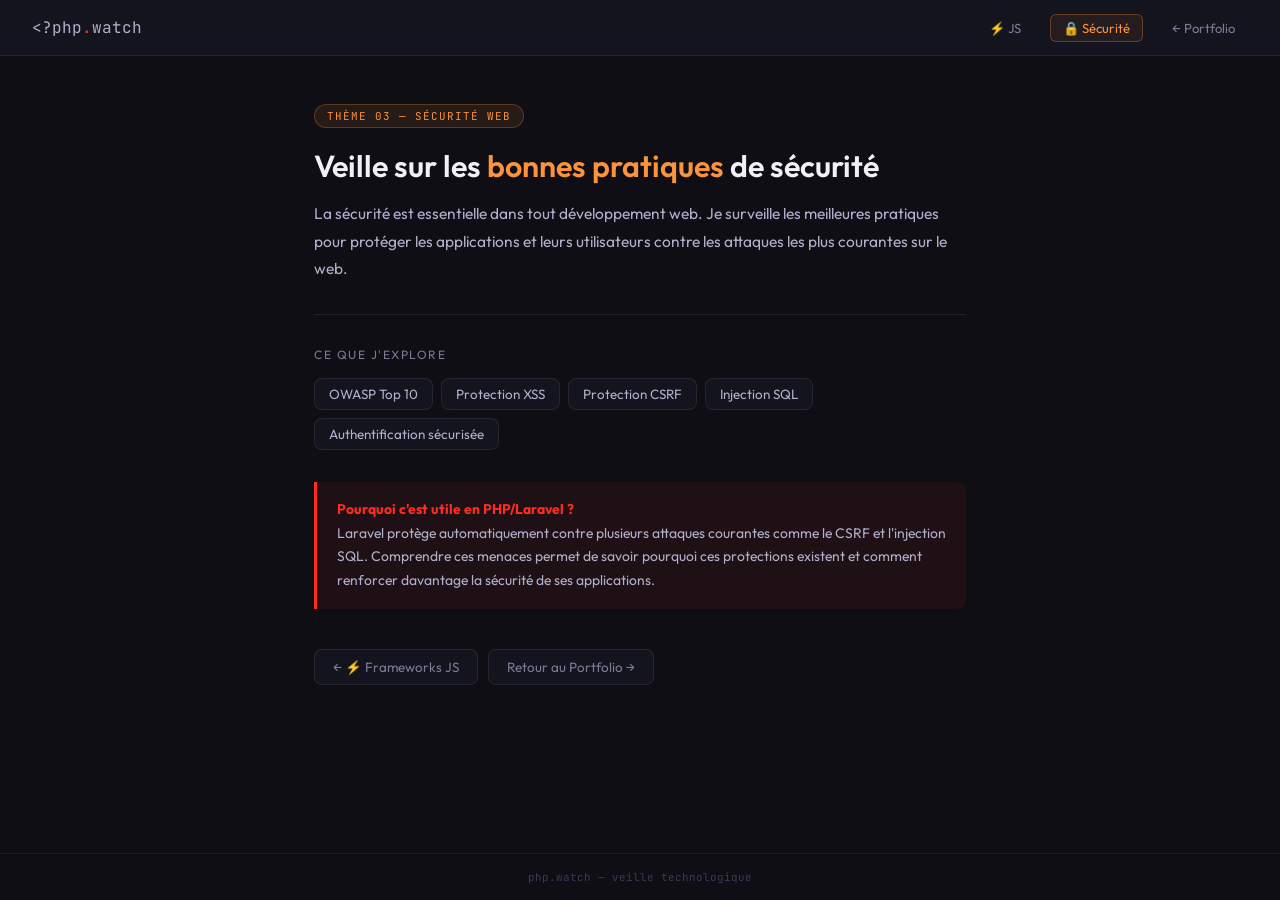
<file: veille 3 securite web .html>
<!DOCTYPE html>
<html lang="fr">
<head>
  <meta charset="UTF-8" />
  <meta name="viewport" content="width=device-width, initial-scale=1" />
  <title>php.watch — Sécurité Web</title>
  <link href="https://fonts.googleapis.com/css2?family=JetBrains+Mono:wght@700&family=Outfit:wght@400;500;600&display=swap" rel="stylesheet" />
  <style>
    * { box-sizing: border-box; margin: 0; padding: 0; }

    body {
      font-family: 'Outfit', sans-serif;
      background: #0E0E14;
      color: #F0F0F8;
      min-height: 100vh;
      display: flex;
      flex-direction: column;
    }

    header {
      background: #14141E;
      border-bottom: 1px solid rgba(255,255,255,0.07);
      padding: 0 2rem;
      height: 56px;
      display: flex;
      align-items: center;
      justify-content: space-between;
    }

    .logo {
      font-family: 'JetBrains Mono', monospace;
      font-size: 1rem;
      color: #B0B0CC;
    }
    .logo span { color: #FF2D20; }

    .nav-links {
      display: flex;
      gap: 1rem;
    }

    .nav-links a {
      font-size: 0.82rem;
      color: #7A7A9A;
      text-decoration: none;
      padding: 5px 12px;
      border-radius: 6px;
      border: 1px solid transparent;
      transition: all 0.2s;
    }

    .nav-links a:hover { color: #F0F0F8; border-color: rgba(255,255,255,0.1); }
    .nav-links a.active { color: #FB923C; border-color: rgba(251,146,60,0.3); background: rgba(251,146,60,0.07); }

    main {
      flex: 1;
      max-width: 700px;
      margin: 3rem auto;
      padding: 0 1.5rem;
      width: 100%;
    }

    .tag {
      display: inline-block;
      font-family: 'JetBrains Mono', monospace;
      font-size: 0.68rem;
      color: #FB923C;
      background: rgba(251,146,60,0.1);
      border: 1px solid rgba(251,146,60,0.25);
      padding: 4px 12px;
      border-radius: 20px;
      margin-bottom: 1.25rem;
      letter-spacing: 1px;
    }

    h1 {
      font-size: 1.9rem;
      font-weight: 600;
      line-height: 1.2;
      margin-bottom: 1rem;
      color: #F0F0F8;
    }

    h1 em {
      font-style: normal;
      color: #FB923C;
    }

    .desc {
      font-size: 0.97rem;
      color: #B0B0CC;
      line-height: 1.75;
      margin-bottom: 2rem;
    }

    .divider {
      border: none;
      border-top: 1px solid rgba(255,255,255,0.07);
      margin: 2rem 0;
    }

    .tools-title {
      font-size: 0.75rem;
      color: #7A7A9A;
      text-transform: uppercase;
      letter-spacing: 1.5px;
      margin-bottom: 1rem;
    }

    .tools {
      display: flex;
      flex-wrap: wrap;
      gap: 8px;
      margin-bottom: 2rem;
    }

    .tool {
      padding: 7px 14px;
      background: #14141E;
      border: 1px solid rgba(255,255,255,0.08);
      border-radius: 8px;
      font-size: 0.84rem;
      color: #B0B0CC;
      transition: all 0.2s;
    }

    .tool:hover { border-color: rgba(251,146,60,0.3); color: #FB923C; }

    .note {
      background: rgba(255,45,32,0.07);
      border-left: 3px solid #FF2D20;
      border-radius: 0 8px 8px 0;
      padding: 1rem 1.25rem;
      font-size: 0.87rem;
      color: #B0B0CC;
      line-height: 1.7;
      margin-bottom: 2.5rem;
    }

    .note strong { color: #FF2D20; }

    .nav-bottom {
      display: flex;
      gap: 10px;
    }

    .nav-bottom a {
      display: inline-flex;
      align-items: center;
      gap: 6px;
      padding: 9px 18px;
      background: #14141E;
      border: 1px solid rgba(255,255,255,0.08);
      border-radius: 8px;
      font-size: 0.84rem;
      color: #7A7A9A;
      text-decoration: none;
      transition: all 0.2s;
    }

    .nav-bottom a:hover { color: #F0F0F8; border-color: rgba(255,255,255,0.2); }

    footer {
      border-top: 1px solid rgba(255,255,255,0.06);
      padding: 1rem 2rem;
      text-align: center;
      font-family: 'JetBrains Mono', monospace;
      font-size: 0.68rem;
      color: #3A3A5A;
    }

    @media (max-width: 500px) {
      h1 { font-size: 1.5rem; }
      .nav-links a { font-size: 0.75rem; padding: 4px 8px; }
    }
  </style>
</head>
<body>

  <header>
    <div class="logo">&lt;?php<span>.</span>watch</div>
    <nav class="nav-links">
      <a href="veille 1 js.html">⚡ JS</a>
      <a href="veille 3 securite web .html" class="active">🔒 Sécurité</a>
      <a href="index.html">← Portfolio</a>
    </nav>
  </header>

  <main>
    <div class="tag">THÈME 03 — SÉCURITÉ WEB</div>
    <h1>Veille sur les <em>bonnes pratiques</em> de sécurité</h1>
    <p class="desc">
      La sécurité est essentielle dans tout développement web. Je surveille les meilleures pratiques pour protéger les applications et leurs utilisateurs contre les attaques les plus courantes sur le web.
    </p>

    <hr class="divider" />

    <div class="tools-title">Ce que j'explore</div>
    <div class="tools">
      <div class="tool">OWASP Top 10</div>
      <div class="tool">Protection XSS</div>
      <div class="tool">Protection CSRF</div>
      <div class="tool">Injection SQL</div>
      <div class="tool">Authentification sécurisée</div>
    </div>

    <div class="note">
      <strong>Pourquoi c'est utile en PHP/Laravel ?</strong><br>
      Laravel protège automatiquement contre plusieurs attaques courantes comme le CSRF et l'injection SQL. Comprendre ces menaces permet de savoir pourquoi ces protections existent et comment renforcer davantage la sécurité de ses applications.
    </div>

    <div class="nav-bottom">
      <a href="veille 1 js.html">← ⚡ Frameworks JS</a>
      <a href="index.html">Retour au Portfolio →</a>
    </div>
  </main>

  <footer>php.watch — veille technologique</footer>

</body>
</html>
</file>
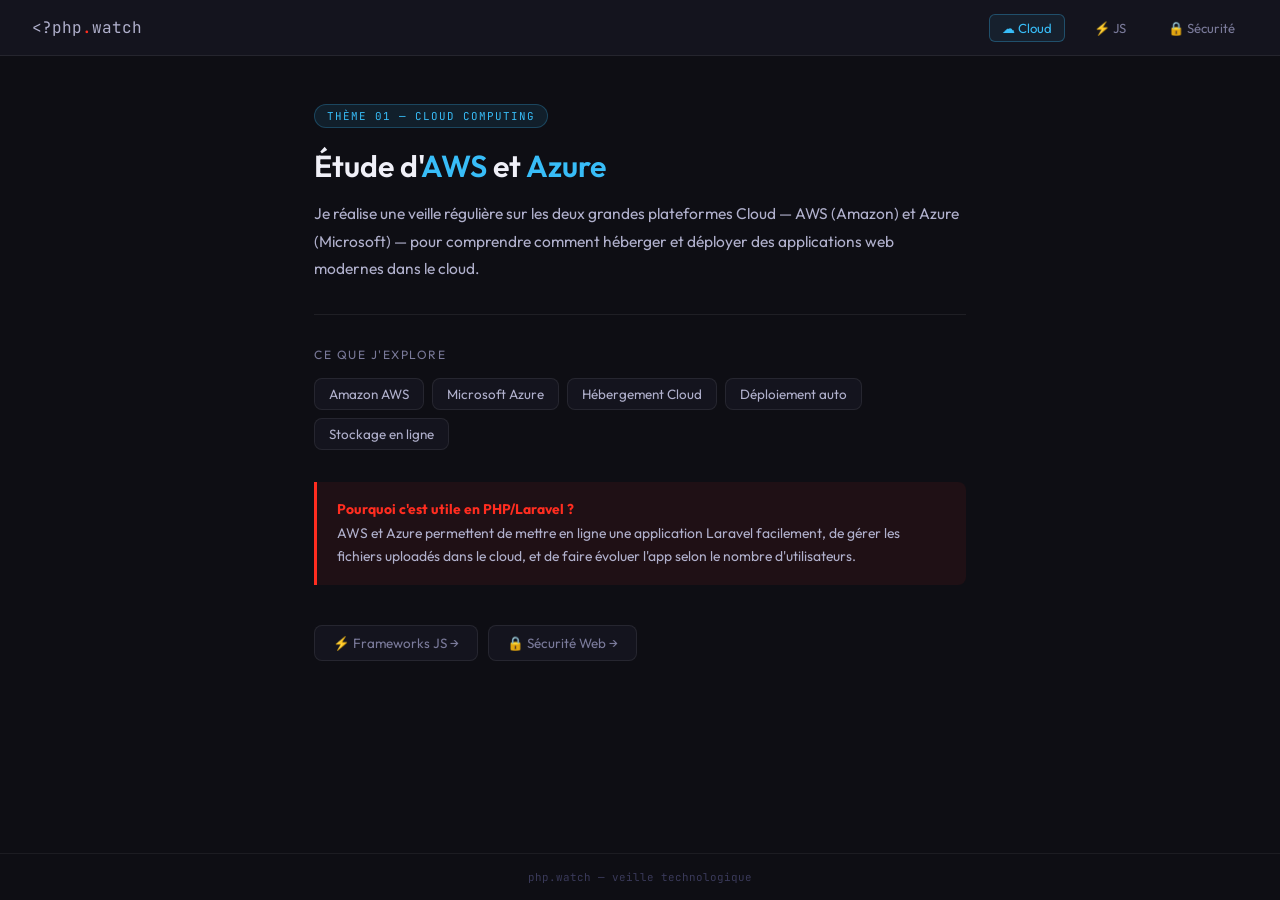
<file: Portefolio/php watch.html>
<!DOCTYPE html>
<html lang="fr">
<head>
  <meta charset="UTF-8" />
  <meta name="viewport" content="width=device-width, initial-scale=1" />
  <title>php.watch — Cloud Computing</title>
  <link href="https://fonts.googleapis.com/css2?family=JetBrains+Mono:wght@700&family=Outfit:wght@400;500;600&display=swap" rel="stylesheet" />
  <style>
    * { box-sizing: border-box; margin: 0; padding: 0; }

    body {
      font-family: 'Outfit', sans-serif;
      background: #0E0E14;
      color: #F0F0F8;
      min-height: 100vh;
      display: flex;
      flex-direction: column;
    }

    header {
      background: #14141E;
      border-bottom: 1px solid rgba(255,255,255,0.07);
      padding: 0 2rem;
      height: 56px;
      display: flex;
      align-items: center;
      justify-content: space-between;
    }

    .logo {
      font-family: 'JetBrains Mono', monospace;
      font-size: 1rem;
      color: #B0B0CC;
    }
    .logo span { color: #FF2D20; }

    .nav-links {
      display: flex;
      gap: 1rem;
    }

    .nav-links a {
      font-size: 0.82rem;
      color: #7A7A9A;
      text-decoration: none;
      padding: 5px 12px;
      border-radius: 6px;
      border: 1px solid transparent;
      transition: all 0.2s;
    }

    .nav-links a:hover { color: #F0F0F8; border-color: rgba(255,255,255,0.1); }
    .nav-links a.active { color: #38BDF8; border-color: rgba(56,189,248,0.3); background: rgba(56,189,248,0.07); }

    main {
      flex: 1;
      max-width: 700px;
      margin: 3rem auto;
      padding: 0 1.5rem;
      width: 100%;
    }

    .tag {
      display: inline-block;
      font-family: 'JetBrains Mono', monospace;
      font-size: 0.68rem;
      color: #38BDF8;
      background: rgba(56,189,248,0.1);
      border: 1px solid rgba(56,189,248,0.25);
      padding: 4px 12px;
      border-radius: 20px;
      margin-bottom: 1.25rem;
      letter-spacing: 1px;
    }

    h1 {
      font-size: 1.9rem;
      font-weight: 600;
      line-height: 1.2;
      margin-bottom: 1rem;
      color: #F0F0F8;
    }

    h1 em {
      font-style: normal;
      color: #38BDF8;
    }

    .desc {
      font-size: 0.97rem;
      color: #B0B0CC;
      line-height: 1.75;
      margin-bottom: 2rem;
    }

    .divider {
      border: none;
      border-top: 1px solid rgba(255,255,255,0.07);
      margin: 2rem 0;
    }

    .tools-title {
      font-size: 0.75rem;
      color: #7A7A9A;
      text-transform: uppercase;
      letter-spacing: 1.5px;
      margin-bottom: 1rem;
    }

    .tools {
      display: flex;
      flex-wrap: wrap;
      gap: 8px;
      margin-bottom: 2rem;
    }

    .tool {
      padding: 7px 14px;
      background: #14141E;
      border: 1px solid rgba(255,255,255,0.08);
      border-radius: 8px;
      font-size: 0.84rem;
      color: #B0B0CC;
      transition: all 0.2s;
    }

    .tool:hover { border-color: rgba(56,189,248,0.3); color: #38BDF8; }

    .note {
      background: rgba(255,45,32,0.07);
      border-left: 3px solid #FF2D20;
      border-radius: 0 8px 8px 0;
      padding: 1rem 1.25rem;
      font-size: 0.87rem;
      color: #B0B0CC;
      line-height: 1.7;
      margin-bottom: 2.5rem;
    }

    .note strong { color: #FF2D20; }

    .nav-bottom {
      display: flex;
      gap: 10px;
    }

    .nav-bottom a {
      display: inline-flex;
      align-items: center;
      gap: 6px;
      padding: 9px 18px;
      background: #14141E;
      border: 1px solid rgba(255,255,255,0.08);
      border-radius: 8px;
      font-size: 0.84rem;
      color: #7A7A9A;
      text-decoration: none;
      transition: all 0.2s;
    }

    .nav-bottom a:hover { color: #F0F0F8; border-color: rgba(255,255,255,0.2); }

    footer {
      border-top: 1px solid rgba(255,255,255,0.06);
      padding: 1rem 2rem;
      text-align: center;
      font-family: 'JetBrains Mono', monospace;
      font-size: 0.68rem;
      color: #3A3A5A;
    }

    @media (max-width: 500px) {
      h1 { font-size: 1.5rem; }
      .nav-links a { font-size: 0.75rem; padding: 4px 8px; }
    }
  </style>
</head>
<body>

  <header>
    <div class="logo">&lt;?php<span>.</span>watch</div>
    <nav class="nav-links">
      <a href="cloud-computing.html" class="active">☁ Cloud</a>
      <a href="frameworks-js.html">⚡ JS</a>
      <a href="securite-web.html">🔒 Sécurité</a>
    </nav>
  </header>

  <main>
    <div class="tag">THÈME 01 — CLOUD COMPUTING</div>
    <h1>Étude d'<em>AWS</em> et <em>Azure</em></h1>
    <p class="desc">
      Je réalise une veille régulière sur les deux grandes plateformes Cloud — AWS (Amazon) et Azure (Microsoft) — pour comprendre comment héberger et déployer des applications web modernes dans le cloud.
    </p>

    <hr class="divider" />

    <div class="tools-title">Ce que j'explore</div>
    <div class="tools">
      <div class="tool">Amazon AWS</div>
      <div class="tool">Microsoft Azure</div>
      <div class="tool">Hébergement Cloud</div>
      <div class="tool">Déploiement auto</div>
      <div class="tool">Stockage en ligne</div>
    </div>

    <div class="note">
      <strong>Pourquoi c'est utile en PHP/Laravel ?</strong><br>
      AWS et Azure permettent de mettre en ligne une application Laravel facilement, de gérer les fichiers uploadés dans le cloud, et de faire évoluer l'app selon le nombre d'utilisateurs.
    </div>

    <div class="nav-bottom">
      <a href="frameworks-js.html">⚡ Frameworks JS →</a>
      <a href="securite-web.html">🔒 Sécurité Web →</a>
    </div>
  </main>

  <footer>php.watch — veille technologique</footer>

</body>
</html>
</file>
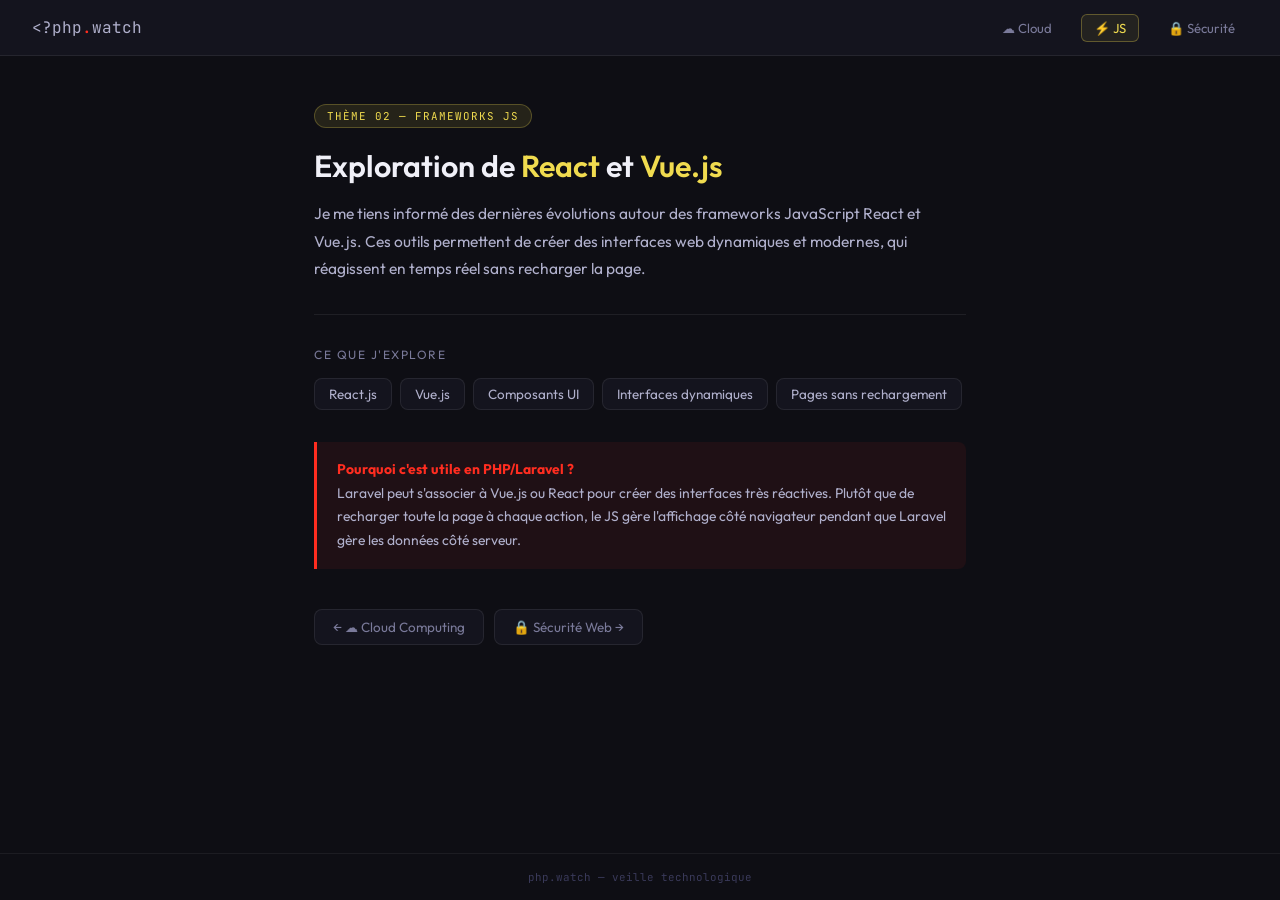
<file: Portefolio/veille 1 js.html>
<!DOCTYPE html>
<html lang="fr">
<head>
  <meta charset="UTF-8" />
  <meta name="viewport" content="width=device-width, initial-scale=1" />
  <title>php.watch — Frameworks JS</title>
  <link href="https://fonts.googleapis.com/css2?family=JetBrains+Mono:wght@700&family=Outfit:wght@400;500;600&display=swap" rel="stylesheet" />
  <style>
    * { box-sizing: border-box; margin: 0; padding: 0; }

    body {
      font-family: 'Outfit', sans-serif;
      background: #0E0E14;
      color: #F0F0F8;
      min-height: 100vh;
      display: flex;
      flex-direction: column;
    }

    header {
      background: #14141E;
      border-bottom: 1px solid rgba(255,255,255,0.07);
      padding: 0 2rem;
      height: 56px;
      display: flex;
      align-items: center;
      justify-content: space-between;
    }

    .logo {
      font-family: 'JetBrains Mono', monospace;
      font-size: 1rem;
      color: #B0B0CC;
    }
    .logo span { color: #FF2D20; }

    .nav-links {
      display: flex;
      gap: 1rem;
    }

    .nav-links a {
      font-size: 0.82rem;
      color: #7A7A9A;
      text-decoration: none;
      padding: 5px 12px;
      border-radius: 6px;
      border: 1px solid transparent;
      transition: all 0.2s;
    }

    .nav-links a:hover { color: #F0F0F8; border-color: rgba(255,255,255,0.1); }
    .nav-links a.active { color: #F0DB4F; border-color: rgba(240,219,79,0.3); background: rgba(240,219,79,0.07); }

    main {
      flex: 1;
      max-width: 700px;
      margin: 3rem auto;
      padding: 0 1.5rem;
      width: 100%;
    }

    .tag {
      display: inline-block;
      font-family: 'JetBrains Mono', monospace;
      font-size: 0.68rem;
      color: #F0DB4F;
      background: rgba(240,219,79,0.1);
      border: 1px solid rgba(240,219,79,0.25);
      padding: 4px 12px;
      border-radius: 20px;
      margin-bottom: 1.25rem;
      letter-spacing: 1px;
    }

    h1 {
      font-size: 1.9rem;
      font-weight: 600;
      line-height: 1.2;
      margin-bottom: 1rem;
      color: #F0F0F8;
    }

    h1 em {
      font-style: normal;
      color: #F0DB4F;
    }

    .desc {
      font-size: 0.97rem;
      color: #B0B0CC;
      line-height: 1.75;
      margin-bottom: 2rem;
    }

    .divider {
      border: none;
      border-top: 1px solid rgba(255,255,255,0.07);
      margin: 2rem 0;
    }

    .tools-title {
      font-size: 0.75rem;
      color: #7A7A9A;
      text-transform: uppercase;
      letter-spacing: 1.5px;
      margin-bottom: 1rem;
    }

    .tools {
      display: flex;
      flex-wrap: wrap;
      gap: 8px;
      margin-bottom: 2rem;
    }

    .tool {
      padding: 7px 14px;
      background: #14141E;
      border: 1px solid rgba(255,255,255,0.08);
      border-radius: 8px;
      font-size: 0.84rem;
      color: #B0B0CC;
      transition: all 0.2s;
    }

    .tool:hover { border-color: rgba(240,219,79,0.3); color: #F0DB4F; }

    .note {
      background: rgba(255,45,32,0.07);
      border-left: 3px solid #FF2D20;
      border-radius: 0 8px 8px 0;
      padding: 1rem 1.25rem;
      font-size: 0.87rem;
      color: #B0B0CC;
      line-height: 1.7;
      margin-bottom: 2.5rem;
    }

    .note strong { color: #FF2D20; }

    .nav-bottom {
      display: flex;
      gap: 10px;
    }

    .nav-bottom a {
      display: inline-flex;
      align-items: center;
      gap: 6px;
      padding: 9px 18px;
      background: #14141E;
      border: 1px solid rgba(255,255,255,0.08);
      border-radius: 8px;
      font-size: 0.84rem;
      color: #7A7A9A;
      text-decoration: none;
      transition: all 0.2s;
    }

    .nav-bottom a:hover { color: #F0F0F8; border-color: rgba(255,255,255,0.2); }

    footer {
      border-top: 1px solid rgba(255,255,255,0.06);
      padding: 1rem 2rem;
      text-align: center;
      font-family: 'JetBrains Mono', monospace;
      font-size: 0.68rem;
      color: #3A3A5A;
    }

    @media (max-width: 500px) {
      h1 { font-size: 1.5rem; }
      .nav-links a { font-size: 0.75rem; padding: 4px 8px; }
    }
  </style>
</head>
<body>

  <header>
    <div class="logo">&lt;?php<span>.</span>watch</div>
    <nav class="nav-links">
      <a href="cloud-computing.html">☁ Cloud</a>
      <a href="frameworks-js.html" class="active">⚡ JS</a>
      <a href="securite-web.html">🔒 Sécurité</a>
    </nav>
  </header>

  <main>
    <div class="tag">THÈME 02 — FRAMEWORKS JS</div>
    <h1>Exploration de <em>React</em> et <em>Vue.js</em></h1>
    <p class="desc">
      Je me tiens informé des dernières évolutions autour des frameworks JavaScript React et Vue.js. Ces outils permettent de créer des interfaces web dynamiques et modernes, qui réagissent en temps réel sans recharger la page.
    </p>

    <hr class="divider" />

    <div class="tools-title">Ce que j'explore</div>
    <div class="tools">
      <div class="tool">React.js</div>
      <div class="tool">Vue.js</div>
      <div class="tool">Composants UI</div>
      <div class="tool">Interfaces dynamiques</div>
      <div class="tool">Pages sans rechargement</div>
    </div>

    <div class="note">
      <strong>Pourquoi c'est utile en PHP/Laravel ?</strong><br>
      Laravel peut s'associer à Vue.js ou React pour créer des interfaces très réactives. Plutôt que de recharger toute la page à chaque action, le JS gère l'affichage côté navigateur pendant que Laravel gère les données côté serveur.
    </div>

    <div class="nav-bottom">
      <a href="cloud-computing.html">← ☁ Cloud Computing</a>
      <a href="securite-web.html">🔒 Sécurité Web →</a>
    </div>
  </main>

  <footer>php.watch — veille technologique</footer>

</body>
</html>
</file>
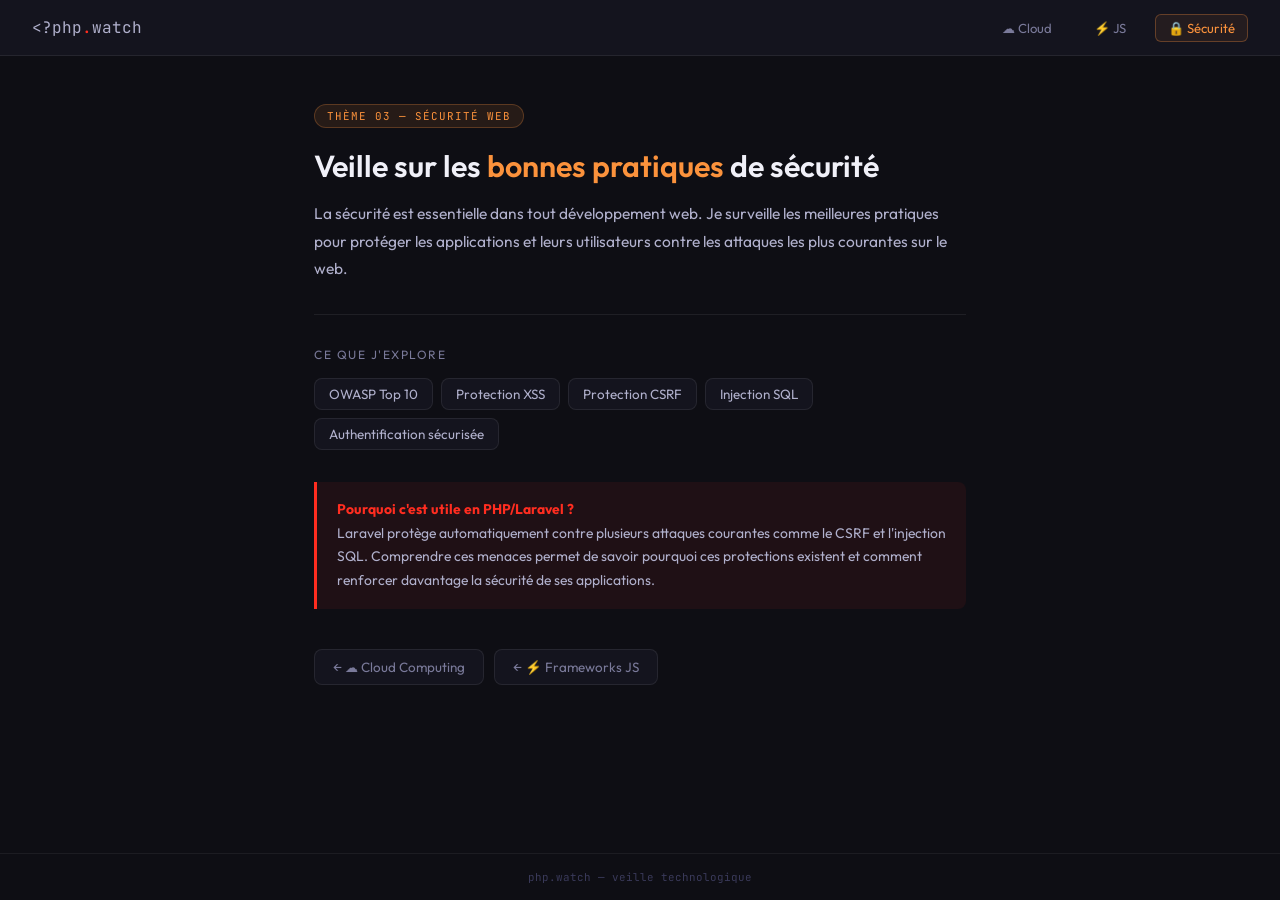
<file: Portefolio/veille 3 securite web .html>
<!DOCTYPE html>
<html lang="fr">
<head>
  <meta charset="UTF-8" />
  <meta name="viewport" content="width=device-width, initial-scale=1" />
  <title>php.watch — Sécurité Web</title>
  <link href="https://fonts.googleapis.com/css2?family=JetBrains+Mono:wght@700&family=Outfit:wght@400;500;600&display=swap" rel="stylesheet" />
  <style>
    * { box-sizing: border-box; margin: 0; padding: 0; }

    body {
      font-family: 'Outfit', sans-serif;
      background: #0E0E14;
      color: #F0F0F8;
      min-height: 100vh;
      display: flex;
      flex-direction: column;
    }

    header {
      background: #14141E;
      border-bottom: 1px solid rgba(255,255,255,0.07);
      padding: 0 2rem;
      height: 56px;
      display: flex;
      align-items: center;
      justify-content: space-between;
    }

    .logo {
      font-family: 'JetBrains Mono', monospace;
      font-size: 1rem;
      color: #B0B0CC;
    }
    .logo span { color: #FF2D20; }

    .nav-links {
      display: flex;
      gap: 1rem;
    }

    .nav-links a {
      font-size: 0.82rem;
      color: #7A7A9A;
      text-decoration: none;
      padding: 5px 12px;
      border-radius: 6px;
      border: 1px solid transparent;
      transition: all 0.2s;
    }

    .nav-links a:hover { color: #F0F0F8; border-color: rgba(255,255,255,0.1); }
    .nav-links a.active { color: #FB923C; border-color: rgba(251,146,60,0.3); background: rgba(251,146,60,0.07); }

    main {
      flex: 1;
      max-width: 700px;
      margin: 3rem auto;
      padding: 0 1.5rem;
      width: 100%;
    }

    .tag {
      display: inline-block;
      font-family: 'JetBrains Mono', monospace;
      font-size: 0.68rem;
      color: #FB923C;
      background: rgba(251,146,60,0.1);
      border: 1px solid rgba(251,146,60,0.25);
      padding: 4px 12px;
      border-radius: 20px;
      margin-bottom: 1.25rem;
      letter-spacing: 1px;
    }

    h1 {
      font-size: 1.9rem;
      font-weight: 600;
      line-height: 1.2;
      margin-bottom: 1rem;
      color: #F0F0F8;
    }

    h1 em {
      font-style: normal;
      color: #FB923C;
    }

    .desc {
      font-size: 0.97rem;
      color: #B0B0CC;
      line-height: 1.75;
      margin-bottom: 2rem;
    }

    .divider {
      border: none;
      border-top: 1px solid rgba(255,255,255,0.07);
      margin: 2rem 0;
    }

    .tools-title {
      font-size: 0.75rem;
      color: #7A7A9A;
      text-transform: uppercase;
      letter-spacing: 1.5px;
      margin-bottom: 1rem;
    }

    .tools {
      display: flex;
      flex-wrap: wrap;
      gap: 8px;
      margin-bottom: 2rem;
    }

    .tool {
      padding: 7px 14px;
      background: #14141E;
      border: 1px solid rgba(255,255,255,0.08);
      border-radius: 8px;
      font-size: 0.84rem;
      color: #B0B0CC;
      transition: all 0.2s;
    }

    .tool:hover { border-color: rgba(251,146,60,0.3); color: #FB923C; }

    .note {
      background: rgba(255,45,32,0.07);
      border-left: 3px solid #FF2D20;
      border-radius: 0 8px 8px 0;
      padding: 1rem 1.25rem;
      font-size: 0.87rem;
      color: #B0B0CC;
      line-height: 1.7;
      margin-bottom: 2.5rem;
    }

    .note strong { color: #FF2D20; }

    .nav-bottom {
      display: flex;
      gap: 10px;
    }

    .nav-bottom a {
      display: inline-flex;
      align-items: center;
      gap: 6px;
      padding: 9px 18px;
      background: #14141E;
      border: 1px solid rgba(255,255,255,0.08);
      border-radius: 8px;
      font-size: 0.84rem;
      color: #7A7A9A;
      text-decoration: none;
      transition: all 0.2s;
    }

    .nav-bottom a:hover { color: #F0F0F8; border-color: rgba(255,255,255,0.2); }

    footer {
      border-top: 1px solid rgba(255,255,255,0.06);
      padding: 1rem 2rem;
      text-align: center;
      font-family: 'JetBrains Mono', monospace;
      font-size: 0.68rem;
      color: #3A3A5A;
    }

    @media (max-width: 500px) {
      h1 { font-size: 1.5rem; }
      .nav-links a { font-size: 0.75rem; padding: 4px 8px; }
    }
  </style>
</head>
<body>

  <header>
    <div class="logo">&lt;?php<span>.</span>watch</div>
    <nav class="nav-links">
      <a href="cloud-computing.html">☁ Cloud</a>
      <a href="frameworks-js.html">⚡ JS</a>
      <a href="securite-web.html" class="active">🔒 Sécurité</a>
    </nav>
  </header>

  <main>
    <div class="tag">THÈME 03 — SÉCURITÉ WEB</div>
    <h1>Veille sur les <em>bonnes pratiques</em> de sécurité</h1>
    <p class="desc">
      La sécurité est essentielle dans tout développement web. Je surveille les meilleures pratiques pour protéger les applications et leurs utilisateurs contre les attaques les plus courantes sur le web.
    </p>

    <hr class="divider" />

    <div class="tools-title">Ce que j'explore</div>
    <div class="tools">
      <div class="tool">OWASP Top 10</div>
      <div class="tool">Protection XSS</div>
      <div class="tool">Protection CSRF</div>
      <div class="tool">Injection SQL</div>
      <div class="tool">Authentification sécurisée</div>
    </div>

    <div class="note">
      <strong>Pourquoi c'est utile en PHP/Laravel ?</strong><br>
      Laravel protège automatiquement contre plusieurs attaques courantes comme le CSRF et l'injection SQL. Comprendre ces menaces permet de savoir pourquoi ces protections existent et comment renforcer davantage la sécurité de ses applications.
    </div>

    <div class="nav-bottom">
      <a href="cloud-computing.html">← ☁ Cloud Computing</a>
      <a href="frameworks-js.html">← ⚡ Frameworks JS</a>
    </div>
  </main>

  <footer>php.watch — veille technologique</footer>

</body>
</html>
</file>
<file: assets/style.css>
/* =================================================
   PORTFOLIO MODERNE · E5 · Daniel Ramiandrisoa
   Design system 2026 · Dark/Light · Glassmorphism
   ================================================= */

/* ---------- TOKENS / VARIABLES ---------- */
:root {
    /* Brand */
    --brand-1: #6366f1;
    --brand-2: #8b5cf6;
    --brand-3: #ec4899;
    --accent: #22d3ee;
    --accent-2: #14b8a6;

    /* Gradients */
    --gradient-1: linear-gradient(135deg, #6366f1 0%, #8b5cf6 50%, #ec4899 100%);
    --gradient-2: linear-gradient(135deg, #22d3ee 0%, #6366f1 100%);
    --gradient-3: linear-gradient(135deg, #ec4899 0%, #f97316 100%);

    /* Radius */
    --r-sm: 10px;
    --r-md: 16px;
    --r-lg: 24px;
    --r-xl: 32px;

    /* Shadows */
    --shadow-soft: 0 4px 24px rgba(0, 0, 0, 0.08);
    --shadow-hard: 0 12px 40px rgba(0, 0, 0, 0.18);
    --shadow-glow: 0 0 40px rgba(99, 102, 241, 0.4);

    /* Transitions */
    --ease: cubic-bezier(0.22, 1, 0.36, 1);
    --dur: 0.4s;
}

/* DARK THEME (par défaut) */
html[data-theme="dark"] {
    --bg: #0a0a14;
    --bg-2: #0f1020;
    --bg-3: #151629;
    --surface: rgba(255, 255, 255, 0.04);
    --surface-hover: rgba(255, 255, 255, 0.08);
    --border: rgba(255, 255, 255, 0.08);
    --border-strong: rgba(255, 255, 255, 0.16);
    --text: #e8e9f3;
    --text-2: #b8b9c7;
    --text-3: #7a7b8f;
    --blob-1: rgba(99, 102, 241, 0.35);
    --blob-2: rgba(236, 72, 153, 0.25);
    --blob-3: rgba(34, 211, 238, 0.25);
    --grid-color: rgba(255, 255, 255, 0.03);
    --navbar-bg: rgba(10, 10, 20, 0.65);
}

/* LIGHT THEME */
html[data-theme="light"] {
    --bg: #f7f8fc;
    --bg-2: #eef0f7;
    --bg-3: #e6e9f4;
    --surface: rgba(255, 255, 255, 0.7);
    --surface-hover: rgba(255, 255, 255, 0.95);
    --border: rgba(15, 23, 42, 0.08);
    --border-strong: rgba(15, 23, 42, 0.14);
    --text: #0f172a;
    --text-2: #475569;
    --text-3: #64748b;
    --blob-1: rgba(99, 102, 241, 0.22);
    --blob-2: rgba(236, 72, 153, 0.18);
    --blob-3: rgba(34, 211, 238, 0.2);
    --grid-color: rgba(15, 23, 42, 0.04);
    --navbar-bg: rgba(247, 248, 252, 0.75);
}

/* ---------- RESET ---------- */
*, *::before, *::after {
    box-sizing: border-box;
    margin: 0;
    padding: 0;
}

html {
    scroll-behavior: smooth;
    -webkit-tap-highlight-color: transparent;
}

body {
    font-family: 'Inter', 'Segoe UI', system-ui, -apple-system, sans-serif;
    background: var(--bg);
    color: var(--text);
    line-height: 1.6;
    overflow-x: hidden;
    transition: background-color 0.4s ease, color 0.4s ease;
    min-height: 100vh;
}

img { display: block; max-width: 100%; height: auto; }
a { color: inherit; text-decoration: none; }
button { border: none; background: transparent; cursor: pointer; color: inherit; font: inherit; }
ul, li { list-style: none; }

/* ---------- BACKGROUND ANIMATED ---------- */
.bg-wrapper {
    position: fixed;
    inset: 0;
    z-index: -1;
    overflow: hidden;
    pointer-events: none;
}

.blob {
    position: absolute;
    border-radius: 50%;
    filter: blur(120px);
    animation: floatBlob 20s ease-in-out infinite;
}

.blob-1 {
    width: 500px; height: 500px;
    background: var(--blob-1);
    top: -10%; left: -10%;
}

.blob-2 {
    width: 600px; height: 600px;
    background: var(--blob-2);
    bottom: -20%; right: -10%;
    animation-delay: -7s;
    animation-duration: 25s;
}

.blob-3 {
    width: 400px; height: 400px;
    background: var(--blob-3);
    top: 40%; left: 50%;
    animation-delay: -14s;
    animation-duration: 22s;
}

@keyframes floatBlob {
    0%, 100% { transform: translate(0, 0) scale(1); }
    33% { transform: translate(60px, -40px) scale(1.1); }
    66% { transform: translate(-40px, 40px) scale(0.9); }
}

.grid-overlay {
    position: absolute;
    inset: 0;
    background-image:
        linear-gradient(var(--grid-color) 1px, transparent 1px),
        linear-gradient(90deg, var(--grid-color) 1px, transparent 1px);
    background-size: 50px 50px;
    -webkit-mask-image: radial-gradient(ellipse at center, black 40%, transparent 80%);
    mask-image: radial-gradient(ellipse at center, black 40%, transparent 80%);
}

/* ---------- SCROLL PROGRESS ---------- */
.scroll-progress {
    position: fixed;
    top: 0; left: 0;
    height: 3px;
    width: 0;
    background: var(--gradient-1);
    z-index: 1001;
    transition: width 0.1s linear;
}

/* ---------- NAVBAR ---------- */
.navbar {
    position: fixed;
    top: 0; left: 0; right: 0;
    z-index: 1000;
    padding: 12px 0;
    transition: all 0.3s ease;
}

.navbar.scrolled {
    padding: 8px 0;
    background: var(--navbar-bg);
    -webkit-backdrop-filter: blur(20px) saturate(180%);
    backdrop-filter: blur(20px) saturate(180%);
    border-bottom: 1px solid var(--border);
}

.nav-container {
    max-width: 1280px;
    margin: 0 auto;
    padding: 0 24px;
    display: flex;
    align-items: center;
    justify-content: space-between;
    gap: 20px;
}

.nav-brand {
    display: flex;
    align-items: center;
    gap: 12px;
    flex-shrink: 0;
}

.logo-badge {
    width: 42px; height: 42px;
    border-radius: 12px;
    background: var(--gradient-1);
    display: flex;
    align-items: center;
    justify-content: center;
    color: #fff;
    font-weight: 800;
    font-size: 16px;
    box-shadow: var(--shadow-glow);
    transition: transform 0.4s var(--ease);
}

.nav-brand:hover .logo-badge { transform: rotate(-6deg) scale(1.05); }

.brand-info { display: flex; flex-direction: column; line-height: 1.1; }
.brand-info strong { font-weight: 700; font-size: 15px; }
.brand-info small { color: var(--text-3); font-size: 11px; font-weight: 500; letter-spacing: 0.5px; text-transform: uppercase; }

.nav-links {
    display: flex;
    gap: 4px;
    align-items: center;
}

.nav-link {
    padding: 10px 16px;
    border-radius: 10px;
    font-size: 14px;
    font-weight: 500;
    color: var(--text-2);
    display: inline-flex;
    align-items: center;
    gap: 8px;
    transition: all 0.3s var(--ease);
    position: relative;
}

.nav-link i { font-size: 12px; opacity: 0.7; }

.nav-link:hover {
    color: var(--text);
    background: var(--surface);
}

.nav-link.active {
    color: #fff;
    background: var(--gradient-1);
    box-shadow: 0 4px 14px rgba(99, 102, 241, 0.35);
}

.nav-link.active i { opacity: 1; }

.nav-actions {
    display: flex;
    align-items: center;
    gap: 8px;
}

.theme-toggle {
    width: 42px; height: 42px;
    border-radius: 12px;
    background: var(--surface);
    border: 1px solid var(--border);
    display: flex;
    align-items: center;
    justify-content: center;
    transition: all 0.3s var(--ease);
    position: relative;
    overflow: hidden;
}

.theme-toggle:hover {
    transform: rotate(15deg);
    border-color: var(--brand-1);
    background: var(--surface-hover);
}

.theme-toggle i {
    position: absolute;
    transition: transform 0.5s var(--ease), opacity 0.3s ease;
    font-size: 16px;
}

html[data-theme="dark"] .icon-moon { opacity: 1; transform: translateY(0); }
html[data-theme="dark"] .icon-sun { opacity: 0; transform: translateY(100%); }
html[data-theme="light"] .icon-moon { opacity: 0; transform: translateY(-100%); }
html[data-theme="light"] .icon-sun { opacity: 1; transform: translateY(0); color: #f59e0b; }

.menu-toggle {
    display: none;
    width: 42px; height: 42px;
    border-radius: 12px;
    background: var(--surface);
    border: 1px solid var(--border);
    flex-direction: column;
    align-items: center;
    justify-content: center;
    gap: 4px;
}

.menu-toggle span {
    display: block;
    width: 18px;
    height: 2px;
    background: var(--text);
    border-radius: 2px;
    transition: all 0.3s ease;
}

.menu-toggle.open span:nth-child(1) { transform: translateY(6px) rotate(45deg); }
.menu-toggle.open span:nth-child(2) { opacity: 0; }
.menu-toggle.open span:nth-child(3) { transform: translateY(-6px) rotate(-45deg); }

/* ---------- BUTTONS ---------- */
.btn {
    display: inline-flex;
    align-items: center;
    justify-content: center;
    gap: 8px;
    padding: 14px 26px;
    border-radius: 14px;
    font-weight: 600;
    font-size: 14.5px;
    cursor: pointer;
    transition: all 0.3s var(--ease);
    white-space: nowrap;
    position: relative;
    overflow: hidden;
}

.btn-primary {
    background: var(--gradient-1);
    color: #fff;
    box-shadow: 0 8px 24px rgba(99, 102, 241, 0.35);
}

.btn-primary:hover {
    transform: translateY(-3px);
    box-shadow: 0 14px 32px rgba(99, 102, 241, 0.5);
}

.btn-primary::before {
    content: '';
    position: absolute;
    inset: 0;
    background: linear-gradient(135deg, #ec4899, #6366f1);
    opacity: 0;
    transition: opacity 0.4s;
}
.btn-primary:hover::before { opacity: 1; }
.btn-primary > * { position: relative; z-index: 1; }

.btn-ghost {
    background: var(--surface);
    color: var(--text);
    border: 1px solid var(--border-strong);
    -webkit-backdrop-filter: blur(10px);
     backdrop-filter: blur(10px); /* Add this line */
}
.btn-ghost:hover {
    transform: translateY(-3px);
    border-color: var(--brand-1);
    background: var(--surface-hover);
    box-shadow: var(--shadow-soft);
}

.btn-sm { padding: 10px 18px; font-size: 13px; }
.btn-full { width: 100%; }

.btn-presentation {
    position: relative;
}

.btn-presentation::after {
    content: '';
    position: absolute;
    top: 0; right: 0;
    width: 10px; height: 10px;
    border-radius: 50%;
    background: #22d3ee;
    box-shadow: 0 0 0 0 rgba(34, 211, 238, 0.7);
    animation: pulse 2s infinite;
    transform: translate(4px, -4px);
}

@keyframes pulse {
    0% { box-shadow: 0 0 0 0 rgba(34, 211, 238, 0.7); }
    70% { box-shadow: 0 0 0 10px rgba(34, 211, 238, 0); }
    100% { box-shadow: 0 0 0 0 rgba(34, 211, 238, 0); }
}

/* ---------- HERO ---------- */
.hero {
    min-height: 100vh;
    padding: 140px 24px 80px;
    position: relative;
    max-width: 1280px;
    margin: 0 auto;
    display: flex;
    flex-direction: column;
    justify-content: center;
}

.hero-inner {
    display: grid;
    grid-template-columns: 1.2fr 1fr;
    gap: 60px;
    align-items: center;
}

.status-pill {
    display: inline-flex;
    align-items: center;
    gap: 10px;
    padding: 8px 16px;
    border-radius: 999px;
    background: var(--surface);
    border: 1px solid var(--border-strong);
    font-size: 13px;
    font-weight: 500;
    color: var(--text-2);
    margin-bottom: 28px;
    -webkit-backdrop-filter: blur(10px); /* Add this line for Safari and Safari on iOS */
    backdrop-filter: blur(10px);
}

.status-dot {
    width: 8px; height: 8px;
    border-radius: 50%;
    background: #22c55e;
    box-shadow: 0 0 0 0 rgba(34, 197, 94, 0.5);
    animation: pulse-dot 2s infinite;
}

@keyframes pulse-dot {
    0%, 100% { box-shadow: 0 0 0 0 rgba(34, 197, 94, 0.5); }
    50% { box-shadow: 0 0 0 8px rgba(34, 197, 94, 0); }
}

.hero-title {
    font-size: clamp(2.5rem, 5.5vw, 4.2rem);
    font-weight: 800;
    line-height: 1.05;
    letter-spacing: -0.03em;
    margin-bottom: 24px;
}

.gradient-text {
    background: var(--gradient-1);
    -webkit-background-clip: text;
    background-clip: text;
    -webkit-text-fill-color: transparent;
    color: transparent;
    background-size: 200% auto;
    animation: gradientShift 4s ease-in-out infinite;
}

@keyframes gradientShift {
    0%, 100% { background-position: 0% 50%; }
    50% { background-position: 100% 50%; }
}

.hero-typed {
    display: inline-block;
    color: var(--text-2);
    font-size: 0.8em;
    font-weight: 700;
}

.typed {
    color: var(--brand-1);
    font-weight: 800;
}

.caret {
    color: var(--brand-1);
    animation: blink 1s steps(1) infinite;
    font-weight: 300;
}

@keyframes blink { 50% { opacity: 0; } }

.hero-description {
    font-size: 1.08rem;
    color: var(--text-2);
    max-width: 560px;
    margin-bottom: 36px;
    line-height: 1.75;
}

.hero-description strong { color: var(--text); font-weight: 600; }

.hero-cta {
    display: flex;
    gap: 14px;
    margin-bottom: 32px;
    flex-wrap: wrap;
}

.profile-links {
    display: flex;
    gap: 10px;
    flex-wrap: wrap;
    margin-top: 8px;
}

.profile-link {
    display: inline-flex;
    align-items: center;
    gap: 8px;
    padding: 10px 16px;
    border-radius: 10px;
    background: var(--surface);
    border: 1px solid var(--border);
    font-size: 13px;
    font-weight: 500;
    color: var(--text-2);
    transition: all 0.3s var(--ease);
}

.profile-link:hover {
    transform: translateY(-2px);
    color: var(--text);
    border-color: var(--brand-1);
    box-shadow: var(--shadow-soft);
}

.profile-link i { color: var(--brand-1); }

/* Hero Visual - Avatar */
.hero-visual {
    display: flex;
    justify-content: center;
    align-items: center;
}

.avatar-ring {
    position: relative;
    width: 360px;
    height: 360px;
    display: flex;
    align-items: center;
    justify-content: center;
}

.avatar-glow {
    position: absolute;
    inset: 10%;
    border-radius: 50%;
    background: var(--gradient-1);
    filter: blur(60px);
    opacity: 0.6;
    animation: pulse-glow 4s ease-in-out infinite;
}

@keyframes pulse-glow {
    0%, 100% { transform: scale(1); opacity: 0.6; }
    50% { transform: scale(1.1); opacity: 0.8; }
}

.avatar {
    width: 280px;
    height: 280px;
    border-radius: 50%;
    object-fit: cover;
    border: 4px solid var(--border-strong);
    position: relative;
    z-index: 1;
    box-shadow: var(--shadow-hard);
    animation: floatY 6s ease-in-out infinite;
}

@keyframes floatY {
    0%, 100% { transform: translateY(0); }
    50% { transform: translateY(-12px); }
}

.floating-chip {
    position: absolute;
    width: 56px; height: 56px;
    border-radius: 16px;
    background: var(--surface);
    -webkit-backdrop-filter: blur(20px); /* Add this line for Safari and Safari on iOS */
    backdrop-filter: blur(20px);
    border: 1px solid var(--border-strong);
    display: flex;
    align-items: center;
    justify-content: center;
    font-size: 24px;
    box-shadow: var(--shadow-soft);
    animation: floatChip 5s ease-in-out infinite;
    z-index: 2;
}

.chip-1 { top: 5%; left: 0; color: #e34c26; animation-delay: 0s; }
.chip-2 { top: 15%; right: 5%; color: #264de4; animation-delay: -1s; }
.chip-3 { bottom: 20%; right: 0; color: #f0db4f; animation-delay: -2s; }
.chip-4 { bottom: 5%; left: 10%; color: #777bb4; animation-delay: -3s; }
.chip-5 { top: 45%; left: -8%; color: #00758f; animation-delay: -4s; }

@keyframes floatChip {
    0%, 100% { transform: translateY(0) rotate(-4deg); }
    50% { transform: translateY(-16px) rotate(4deg); }
}

/* Hero stats */
.hero-stats {
    display: grid;
    grid-template-columns: repeat(4, 1fr);
    gap: 20px;
    margin-top: 60px;
    padding: 28px;
    background: var(--surface);
    border: 1px solid var(--border);
    -webkit-backdrop-filter: blur(20px);
   backdrop-filter: blur(20px);

}

.stat {
    text-align: center;
    padding: 8px;
    border-right: 1px solid var(--border);
}

.stat:last-child { border-right: none; }

.stat strong {
    display: block;
    font-size: 2rem;
    font-weight: 800;
    background: var(--gradient-1);
    -webkit-background-clip: text;
    background-clip: text;
    -webkit-text-fill-color: transparent;
    color: transparent;
    margin-bottom: 4px;
}

.stat span {
    font-size: 0.85rem;
    color: var(--text-3);
    font-weight: 500;
}

/* Scroll indicator */
.scroll-indicator {
    position: absolute;
    bottom: 30px;
    left: 50%;
    transform: translateX(-50%);
    width: 26px; height: 44px;
    border: 2px solid var(--border-strong);
    border-radius: 14px;
    display: flex;
    justify-content: center;
    padding-top: 8px;
}

.scroll-indicator span {
    display: block;
    width: 4px; height: 8px;
    background: var(--brand-1);
    border-radius: 2px;
    animation: scrollDot 2s infinite;
}

@keyframes scrollDot {
    0% { transform: translateY(0); opacity: 1; }
    100% { transform: translateY(14px); opacity: 0; }
}

/* ---------- SECTIONS ---------- */
.section {
    max-width: 1280px;
    margin: 0 auto;
    padding: 100px 24px;
}

.section-head {
    text-align: center;
    max-width: 720px;
    margin: 0 auto 60px;
}

.section-kicker {
    display: inline-block;
    font-size: 13px;
    font-weight: 600;
    letter-spacing: 0.12em;
    text-transform: uppercase;
    color: var(--brand-1);
    padding: 6px 14px;
    background: rgba(99, 102, 241, 0.1);
    border-radius: 999px;
    margin-bottom: 18px;
}

.section-title {
    font-size: clamp(2rem, 4vw, 3rem);
    font-weight: 800;
    letter-spacing: -0.02em;
    line-height: 1.1;
    margin-bottom: 14px;
}

.section-subtitle {
    color: var(--text-2);
    font-size: 1.05rem;
    line-height: 1.6;
}

/* ---------- GLASS CARD UTILITY ---------- */
.glass {
    background: var(--surface);
    border: 1px solid var(--border);
    border-radius: var(--r-lg);
    -webkit-backdrop-filter: blur(20px) saturate(150%);
     backdrop-filter: blur(20px) saturate(150%);
    transition: all 0.4s var(--ease);
}

/* ---------- PROJECT BLOCKS ---------- */
.project-block {
    padding: 36px;
    margin-bottom: 28px;
    position: relative;
    overflow: hidden;
}

.project-block::before {
    content: '';
    position: absolute;
    top: 0; left: 0;
    width: 4px; height: 100%;
    background: var(--gradient-1);
    transform: scaleY(0);
    transform-origin: top;
    transition: transform 0.5s var(--ease);
}

.project-block:hover {
    border-color: var(--border-strong);
    transform: translateY(-4px);
    box-shadow: var(--shadow-hard);
}

.project-block:hover::before { transform: scaleY(1); }

.project-header {
    display: flex;
    justify-content: space-between;
    align-items: flex-start;
    gap: 20px;
    margin-bottom: 20px;
    flex-wrap: wrap;
}

.project-title-row {
    display: flex;
    align-items: center;
    gap: 18px;
}

.project-badge {
    width: 64px; height: 64px;
    border-radius: 18px;
    background: var(--gradient-1);
    color: #fff;
    display: flex;
    align-items: center;
    justify-content: center;
    font-size: 24px;
    box-shadow: 0 8px 24px rgba(99, 102, 241, 0.35);
    flex-shrink: 0;
}

.project-badge.badge-alt {
    background: var(--gradient-3);
    box-shadow: 0 8px 24px rgba(236, 72, 153, 0.35);
}

.project-kicker {
    display: block;
    font-size: 12px;
    font-weight: 600;
    color: var(--brand-1);
    letter-spacing: 0.08em;
    text-transform: uppercase;
    margin-bottom: 4px;
}

.project-header h3 {
    font-size: 1.75rem;
    font-weight: 800;
    letter-spacing: -0.02em;
}

.project-description {
    color: var(--text-2);
    font-size: 1rem;
    line-height: 1.7;
    margin-bottom: 20px;
    max-width: 800px;
}

.project-stack {
    display: flex;
    flex-wrap: wrap;
    gap: 8px;
    margin-bottom: 28px;
}

.project-stack span {
    padding: 6px 12px;
    border-radius: 8px;
    background: rgba(99, 102, 241, 0.12);
    color: var(--brand-1);
    font-size: 12.5px;
    font-weight: 600;
    border: 1px solid rgba(99, 102, 241, 0.2);
}

/* Project resources */
.project-resources {
    padding-top: 24px;
    border-top: 1px solid var(--border);
}

.project-resources h4 {
    font-size: 0.9rem;
    font-weight: 700;
    text-transform: uppercase;
    letter-spacing: 0.06em;
    color: var(--text-3);
    margin-bottom: 16px;
    display: flex;
    align-items: center;
    gap: 10px;
}

.project-resources h4 i { color: var(--brand-1); }

.resource-grid {
    display: grid;
    grid-template-columns: repeat(auto-fit, minmax(200px, 1fr));
    gap: 10px;
}

.resource-card {
    display: flex;
    align-items: center;
    gap: 12px;
    padding: 14px 16px;
    border-radius: 12px;
    background: var(--surface);
    border: 1px solid var(--border);
    font-size: 14px;
    font-weight: 500;
    color: var(--text-2);
    transition: all 0.3s var(--ease);
}

.resource-card i {
    font-size: 16px;
    color: var(--text-3);
    transition: color 0.3s;
}

.resource-card:hover {
    transform: translateY(-2px);
    border-color: var(--brand-1);
    color: var(--text);
    background: var(--surface-hover);
}

.resource-card:hover i { color: var(--brand-1); }

.resource-card.resource-highlight {
    background: linear-gradient(135deg, rgba(99, 102, 241, 0.1), rgba(236, 72, 153, 0.08));
    border-color: rgba(99, 102, 241, 0.3);
    color: var(--text);
}

.resource-card.resource-highlight i { color: var(--brand-1); }

.resource-card.resource-highlight:hover {
    background: linear-gradient(135deg, rgba(99, 102, 241, 0.18), rgba(236, 72, 153, 0.14));
    border-color: var(--brand-1);
}

/* ---------- SUMMARY TABLE ---------- */
.summary-wrap {
    padding: 36px;
}

.summary-wrap h3 {
    font-size: 1.4rem;
    font-weight: 700;
    margin-bottom: 20px;
    display: flex;
    align-items: center;
    gap: 12px;
}

.summary-wrap h3 i { color: var(--brand-1); }

.table-scroll { overflow-x: auto; }

.summary-table {
    width: 100%;
    border-collapse: separate;
    border-spacing: 0;
    font-size: 14px;
    min-width: 600px;
}

.summary-table th {
    background: var(--gradient-1);
    color: #fff;
    padding: 16px 20px;
    text-align: left;
    font-weight: 600;
    font-size: 13px;
    letter-spacing: 0.04em;
}

.summary-table th:first-child { border-top-left-radius: 12px; }
.summary-table th:last-child { border-top-right-radius: 12px; }

.summary-table td {
    padding: 14px 20px;
    border-bottom: 1px solid var(--border);
    color: var(--text-2);
}

.summary-table tbody tr { transition: background 0.2s; }
.summary-table tbody tr:hover { background: var(--surface-hover); }
.summary-table tbody tr:last-child td { border-bottom: none; }
.summary-table td strong { color: var(--text); }

.tag {
    display: inline-block;
    padding: 4px 10px;
    border-radius: 6px;
    font-size: 11.5px;
    font-weight: 700;
    letter-spacing: 0.04em;
    text-transform: uppercase;
}

.tag-blue   { background: rgba(59, 130, 246, 0.15); color: #3b82f6; }
.tag-purple { background: rgba(139, 92, 246, 0.15); color: #8b5cf6; }
.tag-green  { background: rgba(34, 197, 94, 0.15); color: #22c55e; }
.tag-orange { background: rgba(249, 115, 22, 0.15); color: #f97316; }

/* ---------- COMPETENCES ---------- */
.competences-grid {
    display: grid;
    grid-template-columns: repeat(auto-fit, minmax(240px, 1fr));
    gap: 18px;
}

.competence-card {
    padding: 28px;
    text-align: left;
    position: relative;
    overflow: hidden;
    transition: all 0.4s var(--ease);
}

.competence-card:hover {
    transform: translateY(-6px);
    border-color: var(--brand-1);
    box-shadow: var(--shadow-hard);
}

.comp-icon {
    width: 54px; height: 54px;
    border-radius: 14px;
    display: flex;
    align-items: center;
    justify-content: center;
    font-size: 22px;
    margin-bottom: 18px;
    transition: transform 0.4s var(--ease);
}

.competence-card:hover .comp-icon { transform: scale(1.08) rotate(-6deg); }

.icon-blue   { background: rgba(59, 130, 246, 0.15); color: #3b82f6; }
.icon-purple { background: rgba(139, 92, 246, 0.15); color: #8b5cf6; }
.icon-yellow { background: rgba(250, 204, 21, 0.15); color: #facc15; }
.icon-red    { background: rgba(239, 68, 68, 0.15);  color: #ef4444; }
.icon-green  { background: rgba(34, 197, 94, 0.15);  color: #22c55e; }
.icon-cyan   { background: rgba(34, 211, 238, 0.15); color: #22d3ee; }
.icon-pink   { background: rgba(236, 72, 153, 0.15); color: #ec4899; }
.icon-dark   { background: rgba(15, 23, 42, 0.15);   color: var(--text); }

html[data-theme="dark"] .icon-dark { background: rgba(255, 255, 255, 0.08); }

.competence-card h4 {
    font-size: 1.05rem;
    font-weight: 700;
    margin-bottom: 8px;
}

.competence-card p {
    font-size: 0.88rem;
    color: var(--text-3);
    line-height: 1.6;
}

/* ---------- CONTACT ---------- */
.contact-grid {
    display: grid;
    grid-template-columns: 1fr 1.4fr;
    gap: 28px;
    max-width: 1100px;
    margin: 0 auto;
}

.contact-info {
    display: grid;
    gap: 14px;
    align-content: start;
}

.info-card {
    padding: 20px;
    display: flex;
    align-items: center;
    gap: 16px;
    transition: all 0.3s var(--ease);
}

.info-card:hover {
    transform: translateX(6px);
    border-color: var(--brand-1);
}

.info-card i {
    width: 42px; height: 42px;
    border-radius: 12px;
    background: var(--gradient-1);
    color: #fff;
    display: flex;
    align-items: center;
    justify-content: center;
    flex-shrink: 0;
    font-size: 16px;
}

.info-card div { display: flex; flex-direction: column; gap: 3px; min-width: 0; }
.info-card span { font-size: 12px; color: var(--text-3); font-weight: 600; letter-spacing: 0.04em; text-transform: uppercase; }
.info-card strong, .info-card a { color: var(--text); font-weight: 600; font-size: 14.5px; word-break: break-word; }
.info-card a:hover { color: var(--brand-1); }
.available { color: #22c55e !important; }

.contact-form {
    padding: 36px;
}

.form-row {
    display: grid;
    grid-template-columns: 1fr 1fr;
    gap: 16px;
    margin-bottom: 16px;
}

.form-group { margin-bottom: 16px; }

.form-group label {
    display: block;
    font-size: 13px;
    font-weight: 600;
    color: var(--text-2);
    margin-bottom: 8px;
}

.form-group input,
.form-group textarea {
    width: 100%;
    padding: 14px 16px;
    border: 1px solid var(--border-strong);
    border-radius: 12px;
    background: var(--surface);
    color: var(--text);
    font-family: inherit;
    font-size: 14.5px;
    transition: all 0.3s;
    resize: vertical;
}

.form-group input::placeholder,
.form-group textarea::placeholder { color: var(--text-3); }

.form-group input:focus,
.form-group textarea:focus {
    outline: none;
    border-color: var(--brand-1);
    background: var(--surface-hover);
    box-shadow: 0 0 0 4px rgba(99, 102, 241, 0.12);
}

/* ---------- FOOTER ---------- */
.footer {
    background: var(--bg-2);
    border-top: 1px solid var(--border);
    padding: 60px 24px 28px;
    margin-top: 80px;
}

.footer-inner {
    max-width: 1280px;
    margin: 0 auto;
    display: grid;
    grid-template-columns: 1.5fr 1fr 1fr;
    gap: 40px;
    padding-bottom: 40px;
    border-bottom: 1px solid var(--border);
}

.footer-brand { display: flex; gap: 16px; align-items: flex-start; }
.footer-brand strong { display: block; font-size: 1.1rem; margin-bottom: 6px; }
.footer-brand p { color: var(--text-3); font-size: 14px; line-height: 1.6; }

.footer-links { display: flex; flex-direction: column; gap: 10px; }
.footer-links h5 { font-size: 13px; font-weight: 700; text-transform: uppercase; letter-spacing: 0.08em; color: var(--text); margin-bottom: 8px; }
.footer-links a { font-size: 14px; color: var(--text-3); transition: color 0.3s; display: inline-flex; align-items: center; gap: 8px; }
.footer-links a:hover { color: var(--brand-1); }

.footer-bottom {
    max-width: 1280px;
    margin: 28px auto 0;
    display: flex;
    justify-content: space-between;
    align-items: center;
    font-size: 13px;
    color: var(--text-3);
    flex-wrap: wrap;
    gap: 12px;
}

/* ---------- BACK TO TOP ---------- */
.back-top {
    position: fixed;
    bottom: 28px; right: 28px;
    width: 48px; height: 48px;
    border-radius: 14px;
    background: var(--gradient-1);
    color: #fff;
    display: flex;
    align-items: center;
    justify-content: center;
    font-size: 16px;
    box-shadow: 0 8px 24px rgba(99, 102, 241, 0.4);
    opacity: 0;
    transform: translateY(20px);
    transition: all 0.4s var(--ease);
    z-index: 999;
    pointer-events: none;
}

.back-top.visible {
    opacity: 1;
    transform: translateY(0);
    pointer-events: auto;
}

.back-top:hover { transform: translateY(-3px); }

/* ---------- REVEAL ANIMATIONS ---------- */
[data-reveal] {
    opacity: 0;
    transform: translateY(40px);
    transition: opacity 0.7s var(--ease), transform 0.7s var(--ease);
    transition-delay: var(--delay, 0s);
}

[data-reveal="right"] { transform: translateX(60px); }
[data-reveal="left"]  { transform: translateX(-60px); }

[data-reveal].revealed {
    opacity: 1;
    transform: translate(0, 0);
}

/* ---------- PROGRESS BAR (kept for future skills) ---------- */
.progress {
    height: 6px;
    background: var(--surface);
    border-radius: 999px;
    overflow: hidden;
}

.progress-bar {
    height: 100%;
    background: var(--gradient-1);
    border-radius: 999px;
    width: 0;
    transition: width 1.2s var(--ease);
}

/* ====================================================
   RESPONSIVE
   ==================================================== */

@media (max-width: 1024px) {
    .nav-links { display: none; }
    .menu-toggle { display: flex; }

    .hero-inner { grid-template-columns: 1fr; gap: 40px; text-align: center; }
    .hero-description { margin-left: auto; margin-right: auto; }
    .hero-cta, .profile-links { justify-content: center; }
    .status-pill { margin-left: auto; margin-right: auto; }

    .avatar-ring { width: 300px; height: 300px; }
    .avatar { width: 220px; height: 220px; }

    .contact-grid { grid-template-columns: 1fr; }

    .footer-inner { grid-template-columns: 1fr 1fr; }
    .footer-brand { grid-column: 1 / -1; }

    /* Mobile menu (slide-in) */
    .nav-links {
        position: fixed;
        top: 70px; right: 12px; left: 12px;
        padding: 20px;
        background: var(--bg-2);
        border: 1px solid var(--border-strong);
        border-radius: 20px;
        flex-direction: column;
        align-items: stretch;
        gap: 6px;
        box-shadow: var(--shadow-hard);
        transform: translateY(-20px);
        opacity: 0;
        pointer-events: none;
        transition: all 0.3s var(--ease);
    }

    .nav-links.open {
        display: flex;
        transform: translateY(0);
        opacity: 1;
        pointer-events: auto;
    }

    .nav-link { padding: 14px 18px; font-size: 15px; }
}

@media (max-width: 768px) {
    .hero-stats { grid-template-columns: repeat(2, 1fr); padding: 20px; gap: 12px; }
    .stat { border-right: none; padding: 6px; }
    .stat:nth-child(odd) { border-right: 1px solid var(--border); }
    .stat:nth-child(-n+2) { border-bottom: 1px solid var(--border); padding-bottom: 12px; }
    .stat strong { font-size: 1.6rem; }

    .hero { padding: 120px 18px 60px; }
    .section { padding: 70px 18px; }

    .project-block { padding: 24px; }
    .project-header { flex-direction: column; align-items: stretch; }
    .project-title-row { flex-direction: column; align-items: flex-start; gap: 14px; }
    .project-badge { width: 56px; height: 56px; font-size: 22px; }
    .project-header h3 { font-size: 1.4rem; }
    .btn-presentation { width: 100%; }

    .summary-wrap { padding: 24px; }
    .contact-form { padding: 24px; }
    .form-row { grid-template-columns: 1fr; }

    .footer-inner { grid-template-columns: 1fr; gap: 28px; }
    .footer-bottom { flex-direction: column; text-align: center; }

    .avatar-ring { width: 260px; height: 260px; }
    .avatar { width: 180px; height: 180px; }
    .floating-chip { width: 44px; height: 44px; font-size: 18px; }

    .nav-container { padding: 0 16px; }
}

@media (max-width: 480px) {
    .hero-title { font-size: 2.1rem; }
    .section-title { font-size: 1.75rem; }
    .brand-info small { display: none; }
    .competences-grid { grid-template-columns: 1fr; }
    .resource-grid { grid-template-columns: 1fr; }
    .btn { padding: 12px 20px; font-size: 14px; }
}

/* ---------- PREFERS REDUCED MOTION ---------- */
@media (prefers-reduced-motion: reduce) {
    *, *::before, *::after {
        animation-duration: 0.01ms !important;
        animation-iteration-count: 1 !important;
        transition-duration: 0.01ms !important;
    }
    [data-reveal] { opacity: 1; transform: none; }
}

/* ---------- ÉTAT "BIENTÔT DISPONIBLE" (.soon) ---------- */
.resource-card.soon,
.btn.soon {
    position: relative;
    opacity: 0.55;
    cursor: not-allowed;
    filter: grayscale(0.4);
}
.resource-card.soon:hover,
.btn.soon:hover {
    transform: none;
}
/* Petit badge "Bientôt" sur les cartes ressources non disponibles */
.resource-card.soon::after {
    content: "Bientôt";
    position: absolute;
    top: 8px;
    right: 8px;
    font-size: 10px;
    font-weight: 700;
    letter-spacing: .04em;
    text-transform: uppercase;
    padding: 2px 7px;
    border-radius: 999px;
    background: rgba(148, 163, 184, 0.22);
    color: #94a3b8;
}
</file>
<file: Portefolio/assets/style.css>
/* =================================================
   PORTFOLIO MODERNE · E5 · Daniel Ramiandrisoa
   Design system 2026 · Dark/Light · Glassmorphism
   ================================================= */

/* ---------- TOKENS / VARIABLES ---------- */
:root {
    /* Brand */
    --brand-1: #6366f1;
    --brand-2: #8b5cf6;
    --brand-3: #ec4899;
    --accent: #22d3ee;
    --accent-2: #14b8a6;

    /* Gradients */
    --gradient-1: linear-gradient(135deg, #6366f1 0%, #8b5cf6 50%, #ec4899 100%);
    --gradient-2: linear-gradient(135deg, #22d3ee 0%, #6366f1 100%);
    --gradient-3: linear-gradient(135deg, #ec4899 0%, #f97316 100%);

    /* Radius */
    --r-sm: 10px;
    --r-md: 16px;
    --r-lg: 24px;
    --r-xl: 32px;

    /* Shadows */
    --shadow-soft: 0 4px 24px rgba(0, 0, 0, 0.08);
    --shadow-hard: 0 12px 40px rgba(0, 0, 0, 0.18);
    --shadow-glow: 0 0 40px rgba(99, 102, 241, 0.4);

    /* Transitions */
    --ease: cubic-bezier(0.22, 1, 0.36, 1);
    --dur: 0.4s;
}

/* DARK THEME (par défaut) */
html[data-theme="dark"] {
    --bg: #0a0a14;
    --bg-2: #0f1020;
    --bg-3: #151629;
    --surface: rgba(255, 255, 255, 0.04);
    --surface-hover: rgba(255, 255, 255, 0.08);
    --border: rgba(255, 255, 255, 0.08);
    --border-strong: rgba(255, 255, 255, 0.16);
    --text: #e8e9f3;
    --text-2: #b8b9c7;
    --text-3: #7a7b8f;
    --blob-1: rgba(99, 102, 241, 0.35);
    --blob-2: rgba(236, 72, 153, 0.25);
    --blob-3: rgba(34, 211, 238, 0.25);
    --grid-color: rgba(255, 255, 255, 0.03);
    --navbar-bg: rgba(10, 10, 20, 0.65);
}

/* LIGHT THEME */
html[data-theme="light"] {
    --bg: #f7f8fc;
    --bg-2: #eef0f7;
    --bg-3: #e6e9f4;
    --surface: rgba(255, 255, 255, 0.7);
    --surface-hover: rgba(255, 255, 255, 0.95);
    --border: rgba(15, 23, 42, 0.08);
    --border-strong: rgba(15, 23, 42, 0.14);
    --text: #0f172a;
    --text-2: #475569;
    --text-3: #64748b;
    --blob-1: rgba(99, 102, 241, 0.22);
    --blob-2: rgba(236, 72, 153, 0.18);
    --blob-3: rgba(34, 211, 238, 0.2);
    --grid-color: rgba(15, 23, 42, 0.04);
    --navbar-bg: rgba(247, 248, 252, 0.75);
}

/* ---------- RESET ---------- */
*, *::before, *::after {
    box-sizing: border-box;
    margin: 0;
    padding: 0;
}

html {
    scroll-behavior: smooth;
    -webkit-tap-highlight-color: transparent;
}

body {
    font-family: 'Inter', 'Segoe UI', system-ui, -apple-system, sans-serif;
    background: var(--bg);
    color: var(--text);
    line-height: 1.6;
    overflow-x: hidden;
    transition: background-color 0.4s ease, color 0.4s ease;
    min-height: 100vh;
}

img { display: block; max-width: 100%; height: auto; }
a { color: inherit; text-decoration: none; }
button { border: none; background: transparent; cursor: pointer; color: inherit; font: inherit; }
ul, li { list-style: none; }

/* ---------- BACKGROUND ANIMATED ---------- */
.bg-wrapper {
    position: fixed;
    inset: 0;
    z-index: -1;
    overflow: hidden;
    pointer-events: none;
}

.blob {
    position: absolute;
    border-radius: 50%;
    filter: blur(120px);
    animation: floatBlob 20s ease-in-out infinite;
}

.blob-1 {
    width: 500px; height: 500px;
    background: var(--blob-1);
    top: -10%; left: -10%;
}

.blob-2 {
    width: 600px; height: 600px;
    background: var(--blob-2);
    bottom: -20%; right: -10%;
    animation-delay: -7s;
    animation-duration: 25s;
}

.blob-3 {
    width: 400px; height: 400px;
    background: var(--blob-3);
    top: 40%; left: 50%;
    animation-delay: -14s;
    animation-duration: 22s;
}

@keyframes floatBlob {
    0%, 100% { transform: translate(0, 0) scale(1); }
    33% { transform: translate(60px, -40px) scale(1.1); }
    66% { transform: translate(-40px, 40px) scale(0.9); }
}

.grid-overlay {
    position: absolute;
    inset: 0;
    background-image:
        linear-gradient(var(--grid-color) 1px, transparent 1px),
        linear-gradient(90deg, var(--grid-color) 1px, transparent 1px);
    background-size: 50px 50px;
    -webkit-mask-image: radial-gradient(ellipse at center, black 40%, transparent 80%);
    mask-image: radial-gradient(ellipse at center, black 40%, transparent 80%);
}

/* ---------- SCROLL PROGRESS ---------- */
.scroll-progress {
    position: fixed;
    top: 0; left: 0;
    height: 3px;
    width: 0;
    background: var(--gradient-1);
    z-index: 1001;
    transition: width 0.1s linear;
}

/* ---------- NAVBAR ---------- */
.navbar {
    position: fixed;
    top: 0; left: 0; right: 0;
    z-index: 1000;
    padding: 12px 0;
    transition: all 0.3s ease;
}

.navbar.scrolled {
    padding: 8px 0;
    background: var(--navbar-bg);
    -webkit-backdrop-filter: blur(20px) saturate(180%);
    backdrop-filter: blur(20px) saturate(180%);
    border-bottom: 1px solid var(--border);
}

.nav-container {
    max-width: 1280px;
    margin: 0 auto;
    padding: 0 24px;
    display: flex;
    align-items: center;
    justify-content: space-between;
    gap: 20px;
}

.nav-brand {
    display: flex;
    align-items: center;
    gap: 12px;
    flex-shrink: 0;
}

.logo-badge {
    width: 42px; height: 42px;
    border-radius: 12px;
    background: var(--gradient-1);
    display: flex;
    align-items: center;
    justify-content: center;
    color: #fff;
    font-weight: 800;
    font-size: 16px;
    box-shadow: var(--shadow-glow);
    transition: transform 0.4s var(--ease);
}

.nav-brand:hover .logo-badge { transform: rotate(-6deg) scale(1.05); }

.brand-info { display: flex; flex-direction: column; line-height: 1.1; }
.brand-info strong { font-weight: 700; font-size: 15px; }
.brand-info small { color: var(--text-3); font-size: 11px; font-weight: 500; letter-spacing: 0.5px; text-transform: uppercase; }

.nav-links {
    display: flex;
    gap: 4px;
    align-items: center;
}

.nav-link {
    padding: 10px 16px;
    border-radius: 10px;
    font-size: 14px;
    font-weight: 500;
    color: var(--text-2);
    display: inline-flex;
    align-items: center;
    gap: 8px;
    transition: all 0.3s var(--ease);
    position: relative;
}

.nav-link i { font-size: 12px; opacity: 0.7; }

.nav-link:hover {
    color: var(--text);
    background: var(--surface);
}

.nav-link.active {
    color: #fff;
    background: var(--gradient-1);
    box-shadow: 0 4px 14px rgba(99, 102, 241, 0.35);
}

.nav-link.active i { opacity: 1; }

.nav-actions {
    display: flex;
    align-items: center;
    gap: 8px;
}

.theme-toggle {
    width: 42px; height: 42px;
    border-radius: 12px;
    background: var(--surface);
    border: 1px solid var(--border);
    display: flex;
    align-items: center;
    justify-content: center;
    transition: all 0.3s var(--ease);
    position: relative;
    overflow: hidden;
}

.theme-toggle:hover {
    transform: rotate(15deg);
    border-color: var(--brand-1);
    background: var(--surface-hover);
}

.theme-toggle i {
    position: absolute;
    transition: transform 0.5s var(--ease), opacity 0.3s ease;
    font-size: 16px;
}

html[data-theme="dark"] .icon-moon { opacity: 1; transform: translateY(0); }
html[data-theme="dark"] .icon-sun { opacity: 0; transform: translateY(100%); }
html[data-theme="light"] .icon-moon { opacity: 0; transform: translateY(-100%); }
html[data-theme="light"] .icon-sun { opacity: 1; transform: translateY(0); color: #f59e0b; }

.menu-toggle {
    display: none;
    width: 42px; height: 42px;
    border-radius: 12px;
    background: var(--surface);
    border: 1px solid var(--border);
    flex-direction: column;
    align-items: center;
    justify-content: center;
    gap: 4px;
}

.menu-toggle span {
    display: block;
    width: 18px;
    height: 2px;
    background: var(--text);
    border-radius: 2px;
    transition: all 0.3s ease;
}

.menu-toggle.open span:nth-child(1) { transform: translateY(6px) rotate(45deg); }
.menu-toggle.open span:nth-child(2) { opacity: 0; }
.menu-toggle.open span:nth-child(3) { transform: translateY(-6px) rotate(-45deg); }

/* ---------- BUTTONS ---------- */
.btn {
    display: inline-flex;
    align-items: center;
    justify-content: center;
    gap: 8px;
    padding: 14px 26px;
    border-radius: 14px;
    font-weight: 600;
    font-size: 14.5px;
    cursor: pointer;
    transition: all 0.3s var(--ease);
    white-space: nowrap;
    position: relative;
    overflow: hidden;
}

.btn-primary {
    background: var(--gradient-1);
    color: #fff;
    box-shadow: 0 8px 24px rgba(99, 102, 241, 0.35);
}

.btn-primary:hover {
    transform: translateY(-3px);
    box-shadow: 0 14px 32px rgba(99, 102, 241, 0.5);
}

.btn-primary::before {
    content: '';
    position: absolute;
    inset: 0;
    background: linear-gradient(135deg, #ec4899, #6366f1);
    opacity: 0;
    transition: opacity 0.4s;
}
.btn-primary:hover::before { opacity: 1; }
.btn-primary > * { position: relative; z-index: 1; }

.btn-ghost {
    background: var(--surface);
    color: var(--text);
    border: 1px solid var(--border-strong);
    -webkit-backdrop-filter: blur(10px);
     backdrop-filter: blur(10px); /* Add this line */
}
.btn-ghost:hover {
    transform: translateY(-3px);
    border-color: var(--brand-1);
    background: var(--surface-hover);
    box-shadow: var(--shadow-soft);
}

.btn-sm { padding: 10px 18px; font-size: 13px; }
.btn-full { width: 100%; }

.btn-presentation {
    position: relative;
}

.btn-presentation::after {
    content: '';
    position: absolute;
    top: 0; right: 0;
    width: 10px; height: 10px;
    border-radius: 50%;
    background: #22d3ee;
    box-shadow: 0 0 0 0 rgba(34, 211, 238, 0.7);
    animation: pulse 2s infinite;
    transform: translate(4px, -4px);
}

@keyframes pulse {
    0% { box-shadow: 0 0 0 0 rgba(34, 211, 238, 0.7); }
    70% { box-shadow: 0 0 0 10px rgba(34, 211, 238, 0); }
    100% { box-shadow: 0 0 0 0 rgba(34, 211, 238, 0); }
}

/* ---------- HERO ---------- */
.hero {
    min-height: 100vh;
    padding: 140px 24px 80px;
    position: relative;
    max-width: 1280px;
    margin: 0 auto;
    display: flex;
    flex-direction: column;
    justify-content: center;
}

.hero-inner {
    display: grid;
    grid-template-columns: 1.2fr 1fr;
    gap: 60px;
    align-items: center;
}

.status-pill {
    display: inline-flex;
    align-items: center;
    gap: 10px;
    padding: 8px 16px;
    border-radius: 999px;
    background: var(--surface);
    border: 1px solid var(--border-strong);
    font-size: 13px;
    font-weight: 500;
    color: var(--text-2);
    margin-bottom: 28px;
    -webkit-backdrop-filter: blur(10px); /* Add this line for Safari and Safari on iOS */
    backdrop-filter: blur(10px);
}

.status-dot {
    width: 8px; height: 8px;
    border-radius: 50%;
    background: #22c55e;
    box-shadow: 0 0 0 0 rgba(34, 197, 94, 0.5);
    animation: pulse-dot 2s infinite;
}

@keyframes pulse-dot {
    0%, 100% { box-shadow: 0 0 0 0 rgba(34, 197, 94, 0.5); }
    50% { box-shadow: 0 0 0 8px rgba(34, 197, 94, 0); }
}

.hero-title {
    font-size: clamp(2.5rem, 5.5vw, 4.2rem);
    font-weight: 800;
    line-height: 1.05;
    letter-spacing: -0.03em;
    margin-bottom: 24px;
}

.gradient-text {
    background: var(--gradient-1);
    -webkit-background-clip: text;
    background-clip: text;
    -webkit-text-fill-color: transparent;
    color: transparent;
    background-size: 200% auto;
    animation: gradientShift 4s ease-in-out infinite;
}

@keyframes gradientShift {
    0%, 100% { background-position: 0% 50%; }
    50% { background-position: 100% 50%; }
}

.hero-typed {
    display: inline-block;
    color: var(--text-2);
    font-size: 0.8em;
    font-weight: 700;
}

.typed {
    color: var(--brand-1);
    font-weight: 800;
}

.caret {
    color: var(--brand-1);
    animation: blink 1s steps(1) infinite;
    font-weight: 300;
}

@keyframes blink { 50% { opacity: 0; } }

.hero-description {
    font-size: 1.08rem;
    color: var(--text-2);
    max-width: 560px;
    margin-bottom: 36px;
    line-height: 1.75;
}

.hero-description strong { color: var(--text); font-weight: 600; }

.hero-cta {
    display: flex;
    gap: 14px;
    margin-bottom: 32px;
    flex-wrap: wrap;
}

.profile-links {
    display: flex;
    gap: 10px;
    flex-wrap: wrap;
    margin-top: 8px;
}

.profile-link {
    display: inline-flex;
    align-items: center;
    gap: 8px;
    padding: 10px 16px;
    border-radius: 10px;
    background: var(--surface);
    border: 1px solid var(--border);
    font-size: 13px;
    font-weight: 500;
    color: var(--text-2);
    transition: all 0.3s var(--ease);
}

.profile-link:hover {
    transform: translateY(-2px);
    color: var(--text);
    border-color: var(--brand-1);
    box-shadow: var(--shadow-soft);
}

.profile-link i { color: var(--brand-1); }

/* Hero Visual - Avatar */
.hero-visual {
    display: flex;
    justify-content: center;
    align-items: center;
}

.avatar-ring {
    position: relative;
    width: 360px;
    height: 360px;
    display: flex;
    align-items: center;
    justify-content: center;
}

.avatar-glow {
    position: absolute;
    inset: 10%;
    border-radius: 50%;
    background: var(--gradient-1);
    filter: blur(60px);
    opacity: 0.6;
    animation: pulse-glow 4s ease-in-out infinite;
}

@keyframes pulse-glow {
    0%, 100% { transform: scale(1); opacity: 0.6; }
    50% { transform: scale(1.1); opacity: 0.8; }
}

.avatar {
    width: 280px;
    height: 280px;
    border-radius: 50%;
    object-fit: cover;
    border: 4px solid var(--border-strong);
    position: relative;
    z-index: 1;
    box-shadow: var(--shadow-hard);
    animation: floatY 6s ease-in-out infinite;
}

@keyframes floatY {
    0%, 100% { transform: translateY(0); }
    50% { transform: translateY(-12px); }
}

.floating-chip {
    position: absolute;
    width: 56px; height: 56px;
    border-radius: 16px;
    background: var(--surface);
    -webkit-backdrop-filter: blur(20px); /* Add this line for Safari and Safari on iOS */
    backdrop-filter: blur(20px);
    border: 1px solid var(--border-strong);
    display: flex;
    align-items: center;
    justify-content: center;
    font-size: 24px;
    box-shadow: var(--shadow-soft);
    animation: floatChip 5s ease-in-out infinite;
    z-index: 2;
}

.chip-1 { top: 5%; left: 0; color: #e34c26; animation-delay: 0s; }
.chip-2 { top: 15%; right: 5%; color: #264de4; animation-delay: -1s; }
.chip-3 { bottom: 20%; right: 0; color: #f0db4f; animation-delay: -2s; }
.chip-4 { bottom: 5%; left: 10%; color: #777bb4; animation-delay: -3s; }
.chip-5 { top: 45%; left: -8%; color: #00758f; animation-delay: -4s; }

@keyframes floatChip {
    0%, 100% { transform: translateY(0) rotate(-4deg); }
    50% { transform: translateY(-16px) rotate(4deg); }
}

/* Hero stats */
.hero-stats {
    display: grid;
    grid-template-columns: repeat(4, 1fr);
    gap: 20px;
    margin-top: 60px;
    padding: 28px;
    background: var(--surface);
    border: 1px solid var(--border);
    -webkit-backdrop-filter: blur(20px);
   backdrop-filter: blur(20px);

}

.stat {
    text-align: center;
    padding: 8px;
    border-right: 1px solid var(--border);
}

.stat:last-child { border-right: none; }

.stat strong {
    display: block;
    font-size: 2rem;
    font-weight: 800;
    background: var(--gradient-1);
    -webkit-background-clip: text;
    background-clip: text;
    -webkit-text-fill-color: transparent;
    color: transparent;
    margin-bottom: 4px;
}

.stat span {
    font-size: 0.85rem;
    color: var(--text-3);
    font-weight: 500;
}

/* Scroll indicator */
.scroll-indicator {
    position: absolute;
    bottom: 30px;
    left: 50%;
    transform: translateX(-50%);
    width: 26px; height: 44px;
    border: 2px solid var(--border-strong);
    border-radius: 14px;
    display: flex;
    justify-content: center;
    padding-top: 8px;
}

.scroll-indicator span {
    display: block;
    width: 4px; height: 8px;
    background: var(--brand-1);
    border-radius: 2px;
    animation: scrollDot 2s infinite;
}

@keyframes scrollDot {
    0% { transform: translateY(0); opacity: 1; }
    100% { transform: translateY(14px); opacity: 0; }
}

/* ---------- SECTIONS ---------- */
.section {
    max-width: 1280px;
    margin: 0 auto;
    padding: 100px 24px;
}

.section-head {
    text-align: center;
    max-width: 720px;
    margin: 0 auto 60px;
}

.section-kicker {
    display: inline-block;
    font-size: 13px;
    font-weight: 600;
    letter-spacing: 0.12em;
    text-transform: uppercase;
    color: var(--brand-1);
    padding: 6px 14px;
    background: rgba(99, 102, 241, 0.1);
    border-radius: 999px;
    margin-bottom: 18px;
}

.section-title {
    font-size: clamp(2rem, 4vw, 3rem);
    font-weight: 800;
    letter-spacing: -0.02em;
    line-height: 1.1;
    margin-bottom: 14px;
}

.section-subtitle {
    color: var(--text-2);
    font-size: 1.05rem;
    line-height: 1.6;
}

/* ---------- GLASS CARD UTILITY ---------- */
.glass {
    background: var(--surface);
    border: 1px solid var(--border);
    border-radius: var(--r-lg);
    -webkit-backdrop-filter: blur(20px) saturate(150%);
     backdrop-filter: blur(20px) saturate(150%);
    transition: all 0.4s var(--ease);
}

/* ---------- PROJECT BLOCKS ---------- */
.project-block {
    padding: 36px;
    margin-bottom: 28px;
    position: relative;
    overflow: hidden;
}

.project-block::before {
    content: '';
    position: absolute;
    top: 0; left: 0;
    width: 4px; height: 100%;
    background: var(--gradient-1);
    transform: scaleY(0);
    transform-origin: top;
    transition: transform 0.5s var(--ease);
}

.project-block:hover {
    border-color: var(--border-strong);
    transform: translateY(-4px);
    box-shadow: var(--shadow-hard);
}

.project-block:hover::before { transform: scaleY(1); }

.project-header {
    display: flex;
    justify-content: space-between;
    align-items: flex-start;
    gap: 20px;
    margin-bottom: 20px;
    flex-wrap: wrap;
}

.project-title-row {
    display: flex;
    align-items: center;
    gap: 18px;
}

.project-badge {
    width: 64px; height: 64px;
    border-radius: 18px;
    background: var(--gradient-1);
    color: #fff;
    display: flex;
    align-items: center;
    justify-content: center;
    font-size: 24px;
    box-shadow: 0 8px 24px rgba(99, 102, 241, 0.35);
    flex-shrink: 0;
}

.project-badge.badge-alt {
    background: var(--gradient-3);
    box-shadow: 0 8px 24px rgba(236, 72, 153, 0.35);
}

.project-kicker {
    display: block;
    font-size: 12px;
    font-weight: 600;
    color: var(--brand-1);
    letter-spacing: 0.08em;
    text-transform: uppercase;
    margin-bottom: 4px;
}

.project-header h3 {
    font-size: 1.75rem;
    font-weight: 800;
    letter-spacing: -0.02em;
}

.project-description {
    color: var(--text-2);
    font-size: 1rem;
    line-height: 1.7;
    margin-bottom: 20px;
    max-width: 800px;
}

.project-stack {
    display: flex;
    flex-wrap: wrap;
    gap: 8px;
    margin-bottom: 28px;
}

.project-stack span {
    padding: 6px 12px;
    border-radius: 8px;
    background: rgba(99, 102, 241, 0.12);
    color: var(--brand-1);
    font-size: 12.5px;
    font-weight: 600;
    border: 1px solid rgba(99, 102, 241, 0.2);
}

/* Project resources */
.project-resources {
    padding-top: 24px;
    border-top: 1px solid var(--border);
}

.project-resources h4 {
    font-size: 0.9rem;
    font-weight: 700;
    text-transform: uppercase;
    letter-spacing: 0.06em;
    color: var(--text-3);
    margin-bottom: 16px;
    display: flex;
    align-items: center;
    gap: 10px;
}

.project-resources h4 i { color: var(--brand-1); }

.resource-grid {
    display: grid;
    grid-template-columns: repeat(auto-fit, minmax(200px, 1fr));
    gap: 10px;
}

.resource-card {
    display: flex;
    align-items: center;
    gap: 12px;
    padding: 14px 16px;
    border-radius: 12px;
    background: var(--surface);
    border: 1px solid var(--border);
    font-size: 14px;
    font-weight: 500;
    color: var(--text-2);
    transition: all 0.3s var(--ease);
}

.resource-card i {
    font-size: 16px;
    color: var(--text-3);
    transition: color 0.3s;
}

.resource-card:hover {
    transform: translateY(-2px);
    border-color: var(--brand-1);
    color: var(--text);
    background: var(--surface-hover);
}

.resource-card:hover i { color: var(--brand-1); }

.resource-card.resource-highlight {
    background: linear-gradient(135deg, rgba(99, 102, 241, 0.1), rgba(236, 72, 153, 0.08));
    border-color: rgba(99, 102, 241, 0.3);
    color: var(--text);
}

.resource-card.resource-highlight i { color: var(--brand-1); }

.resource-card.resource-highlight:hover {
    background: linear-gradient(135deg, rgba(99, 102, 241, 0.18), rgba(236, 72, 153, 0.14));
    border-color: var(--brand-1);
}

/* ---------- SUMMARY TABLE ---------- */
.summary-wrap {
    padding: 36px;
}

.summary-wrap h3 {
    font-size: 1.4rem;
    font-weight: 700;
    margin-bottom: 20px;
    display: flex;
    align-items: center;
    gap: 12px;
}

.summary-wrap h3 i { color: var(--brand-1); }

.table-scroll { overflow-x: auto; }

.summary-table {
    width: 100%;
    border-collapse: separate;
    border-spacing: 0;
    font-size: 14px;
    min-width: 600px;
}

.summary-table th {
    background: var(--gradient-1);
    color: #fff;
    padding: 16px 20px;
    text-align: left;
    font-weight: 600;
    font-size: 13px;
    letter-spacing: 0.04em;
}

.summary-table th:first-child { border-top-left-radius: 12px; }
.summary-table th:last-child { border-top-right-radius: 12px; }

.summary-table td {
    padding: 14px 20px;
    border-bottom: 1px solid var(--border);
    color: var(--text-2);
}

.summary-table tbody tr { transition: background 0.2s; }
.summary-table tbody tr:hover { background: var(--surface-hover); }
.summary-table tbody tr:last-child td { border-bottom: none; }
.summary-table td strong { color: var(--text); }

.tag {
    display: inline-block;
    padding: 4px 10px;
    border-radius: 6px;
    font-size: 11.5px;
    font-weight: 700;
    letter-spacing: 0.04em;
    text-transform: uppercase;
}

.tag-blue   { background: rgba(59, 130, 246, 0.15); color: #3b82f6; }
.tag-purple { background: rgba(139, 92, 246, 0.15); color: #8b5cf6; }
.tag-green  { background: rgba(34, 197, 94, 0.15); color: #22c55e; }
.tag-orange { background: rgba(249, 115, 22, 0.15); color: #f97316; }

/* ---------- COMPETENCES ---------- */
.competences-grid {
    display: grid;
    grid-template-columns: repeat(auto-fit, minmax(240px, 1fr));
    gap: 18px;
}

.competence-card {
    padding: 28px;
    text-align: left;
    position: relative;
    overflow: hidden;
    transition: all 0.4s var(--ease);
}

.competence-card:hover {
    transform: translateY(-6px);
    border-color: var(--brand-1);
    box-shadow: var(--shadow-hard);
}

.comp-icon {
    width: 54px; height: 54px;
    border-radius: 14px;
    display: flex;
    align-items: center;
    justify-content: center;
    font-size: 22px;
    margin-bottom: 18px;
    transition: transform 0.4s var(--ease);
}

.competence-card:hover .comp-icon { transform: scale(1.08) rotate(-6deg); }

.icon-blue   { background: rgba(59, 130, 246, 0.15); color: #3b82f6; }
.icon-purple { background: rgba(139, 92, 246, 0.15); color: #8b5cf6; }
.icon-yellow { background: rgba(250, 204, 21, 0.15); color: #facc15; }
.icon-red    { background: rgba(239, 68, 68, 0.15);  color: #ef4444; }
.icon-green  { background: rgba(34, 197, 94, 0.15);  color: #22c55e; }
.icon-cyan   { background: rgba(34, 211, 238, 0.15); color: #22d3ee; }
.icon-pink   { background: rgba(236, 72, 153, 0.15); color: #ec4899; }
.icon-dark   { background: rgba(15, 23, 42, 0.15);   color: var(--text); }

html[data-theme="dark"] .icon-dark { background: rgba(255, 255, 255, 0.08); }

.competence-card h4 {
    font-size: 1.05rem;
    font-weight: 700;
    margin-bottom: 8px;
}

.competence-card p {
    font-size: 0.88rem;
    color: var(--text-3);
    line-height: 1.6;
}

/* ---------- CONTACT ---------- */
.contact-grid {
    display: grid;
    grid-template-columns: 1fr 1.4fr;
    gap: 28px;
    max-width: 1100px;
    margin: 0 auto;
}

.contact-info {
    display: grid;
    gap: 14px;
    align-content: start;
}

.info-card {
    padding: 20px;
    display: flex;
    align-items: center;
    gap: 16px;
    transition: all 0.3s var(--ease);
}

.info-card:hover {
    transform: translateX(6px);
    border-color: var(--brand-1);
}

.info-card i {
    width: 42px; height: 42px;
    border-radius: 12px;
    background: var(--gradient-1);
    color: #fff;
    display: flex;
    align-items: center;
    justify-content: center;
    flex-shrink: 0;
    font-size: 16px;
}

.info-card div { display: flex; flex-direction: column; gap: 3px; min-width: 0; }
.info-card span { font-size: 12px; color: var(--text-3); font-weight: 600; letter-spacing: 0.04em; text-transform: uppercase; }
.info-card strong, .info-card a { color: var(--text); font-weight: 600; font-size: 14.5px; word-break: break-word; }
.info-card a:hover { color: var(--brand-1); }
.available { color: #22c55e !important; }

.contact-form {
    padding: 36px;
}

.form-row {
    display: grid;
    grid-template-columns: 1fr 1fr;
    gap: 16px;
    margin-bottom: 16px;
}

.form-group { margin-bottom: 16px; }

.form-group label {
    display: block;
    font-size: 13px;
    font-weight: 600;
    color: var(--text-2);
    margin-bottom: 8px;
}

.form-group input,
.form-group textarea {
    width: 100%;
    padding: 14px 16px;
    border: 1px solid var(--border-strong);
    border-radius: 12px;
    background: var(--surface);
    color: var(--text);
    font-family: inherit;
    font-size: 14.5px;
    transition: all 0.3s;
    resize: vertical;
}

.form-group input::placeholder,
.form-group textarea::placeholder { color: var(--text-3); }

.form-group input:focus,
.form-group textarea:focus {
    outline: none;
    border-color: var(--brand-1);
    background: var(--surface-hover);
    box-shadow: 0 0 0 4px rgba(99, 102, 241, 0.12);
}

/* ---------- FOOTER ---------- */
.footer {
    background: var(--bg-2);
    border-top: 1px solid var(--border);
    padding: 60px 24px 28px;
    margin-top: 80px;
}

.footer-inner {
    max-width: 1280px;
    margin: 0 auto;
    display: grid;
    grid-template-columns: 1.5fr 1fr 1fr;
    gap: 40px;
    padding-bottom: 40px;
    border-bottom: 1px solid var(--border);
}

.footer-brand { display: flex; gap: 16px; align-items: flex-start; }
.footer-brand strong { display: block; font-size: 1.1rem; margin-bottom: 6px; }
.footer-brand p { color: var(--text-3); font-size: 14px; line-height: 1.6; }

.footer-links { display: flex; flex-direction: column; gap: 10px; }
.footer-links h5 { font-size: 13px; font-weight: 700; text-transform: uppercase; letter-spacing: 0.08em; color: var(--text); margin-bottom: 8px; }
.footer-links a { font-size: 14px; color: var(--text-3); transition: color 0.3s; display: inline-flex; align-items: center; gap: 8px; }
.footer-links a:hover { color: var(--brand-1); }

.footer-bottom {
    max-width: 1280px;
    margin: 28px auto 0;
    display: flex;
    justify-content: space-between;
    align-items: center;
    font-size: 13px;
    color: var(--text-3);
    flex-wrap: wrap;
    gap: 12px;
}

/* ---------- BACK TO TOP ---------- */
.back-top {
    position: fixed;
    bottom: 28px; right: 28px;
    width: 48px; height: 48px;
    border-radius: 14px;
    background: var(--gradient-1);
    color: #fff;
    display: flex;
    align-items: center;
    justify-content: center;
    font-size: 16px;
    box-shadow: 0 8px 24px rgba(99, 102, 241, 0.4);
    opacity: 0;
    transform: translateY(20px);
    transition: all 0.4s var(--ease);
    z-index: 999;
    pointer-events: none;
}

.back-top.visible {
    opacity: 1;
    transform: translateY(0);
    pointer-events: auto;
}

.back-top:hover { transform: translateY(-3px); }

/* ---------- REVEAL ANIMATIONS ---------- */
[data-reveal] {
    opacity: 0;
    transform: translateY(40px);
    transition: opacity 0.7s var(--ease), transform 0.7s var(--ease);
    transition-delay: var(--delay, 0s);
}

[data-reveal="right"] { transform: translateX(60px); }
[data-reveal="left"]  { transform: translateX(-60px); }

[data-reveal].revealed {
    opacity: 1;
    transform: translate(0, 0);
}

/* ---------- PROGRESS BAR (kept for future skills) ---------- */
.progress {
    height: 6px;
    background: var(--surface);
    border-radius: 999px;
    overflow: hidden;
}

.progress-bar {
    height: 100%;
    background: var(--gradient-1);
    border-radius: 999px;
    width: 0;
    transition: width 1.2s var(--ease);
}

/* ====================================================
   RESPONSIVE
   ==================================================== */

@media (max-width: 1024px) {
    .nav-links { display: none; }
    .menu-toggle { display: flex; }

    .hero-inner { grid-template-columns: 1fr; gap: 40px; text-align: center; }
    .hero-description { margin-left: auto; margin-right: auto; }
    .hero-cta, .profile-links { justify-content: center; }
    .status-pill { margin-left: auto; margin-right: auto; }

    .avatar-ring { width: 300px; height: 300px; }
    .avatar { width: 220px; height: 220px; }

    .contact-grid { grid-template-columns: 1fr; }

    .footer-inner { grid-template-columns: 1fr 1fr; }
    .footer-brand { grid-column: 1 / -1; }

    /* Mobile menu (slide-in) */
    .nav-links {
        position: fixed;
        top: 70px; right: 12px; left: 12px;
        padding: 20px;
        background: var(--bg-2);
        border: 1px solid var(--border-strong);
        border-radius: 20px;
        flex-direction: column;
        align-items: stretch;
        gap: 6px;
        box-shadow: var(--shadow-hard);
        transform: translateY(-20px);
        opacity: 0;
        pointer-events: none;
        transition: all 0.3s var(--ease);
    }

    .nav-links.open {
        display: flex;
        transform: translateY(0);
        opacity: 1;
        pointer-events: auto;
    }

    .nav-link { padding: 14px 18px; font-size: 15px; }
}

@media (max-width: 768px) {
    .hero-stats { grid-template-columns: repeat(2, 1fr); padding: 20px; gap: 12px; }
    .stat { border-right: none; padding: 6px; }
    .stat:nth-child(odd) { border-right: 1px solid var(--border); }
    .stat:nth-child(-n+2) { border-bottom: 1px solid var(--border); padding-bottom: 12px; }
    .stat strong { font-size: 1.6rem; }

    .hero { padding: 120px 18px 60px; }
    .section { padding: 70px 18px; }

    .project-block { padding: 24px; }
    .project-header { flex-direction: column; align-items: stretch; }
    .project-title-row { flex-direction: column; align-items: flex-start; gap: 14px; }
    .project-badge { width: 56px; height: 56px; font-size: 22px; }
    .project-header h3 { font-size: 1.4rem; }
    .btn-presentation { width: 100%; }

    .summary-wrap { padding: 24px; }
    .contact-form { padding: 24px; }
    .form-row { grid-template-columns: 1fr; }

    .footer-inner { grid-template-columns: 1fr; gap: 28px; }
    .footer-bottom { flex-direction: column; text-align: center; }

    .avatar-ring { width: 260px; height: 260px; }
    .avatar { width: 180px; height: 180px; }
    .floating-chip { width: 44px; height: 44px; font-size: 18px; }

    .nav-container { padding: 0 16px; }
}

@media (max-width: 480px) {
    .hero-title { font-size: 2.1rem; }
    .section-title { font-size: 1.75rem; }
    .brand-info small { display: none; }
    .competences-grid { grid-template-columns: 1fr; }
    .resource-grid { grid-template-columns: 1fr; }
    .btn { padding: 12px 20px; font-size: 14px; }
}

/* ---------- PREFERS REDUCED MOTION ---------- */
@media (prefers-reduced-motion: reduce) {
    *, *::before, *::after {
        animation-duration: 0.01ms !important;
        animation-iteration-count: 1 !important;
        transition-duration: 0.01ms !important;
    }
    [data-reveal] { opacity: 1; transform: none; }
}
</file>
